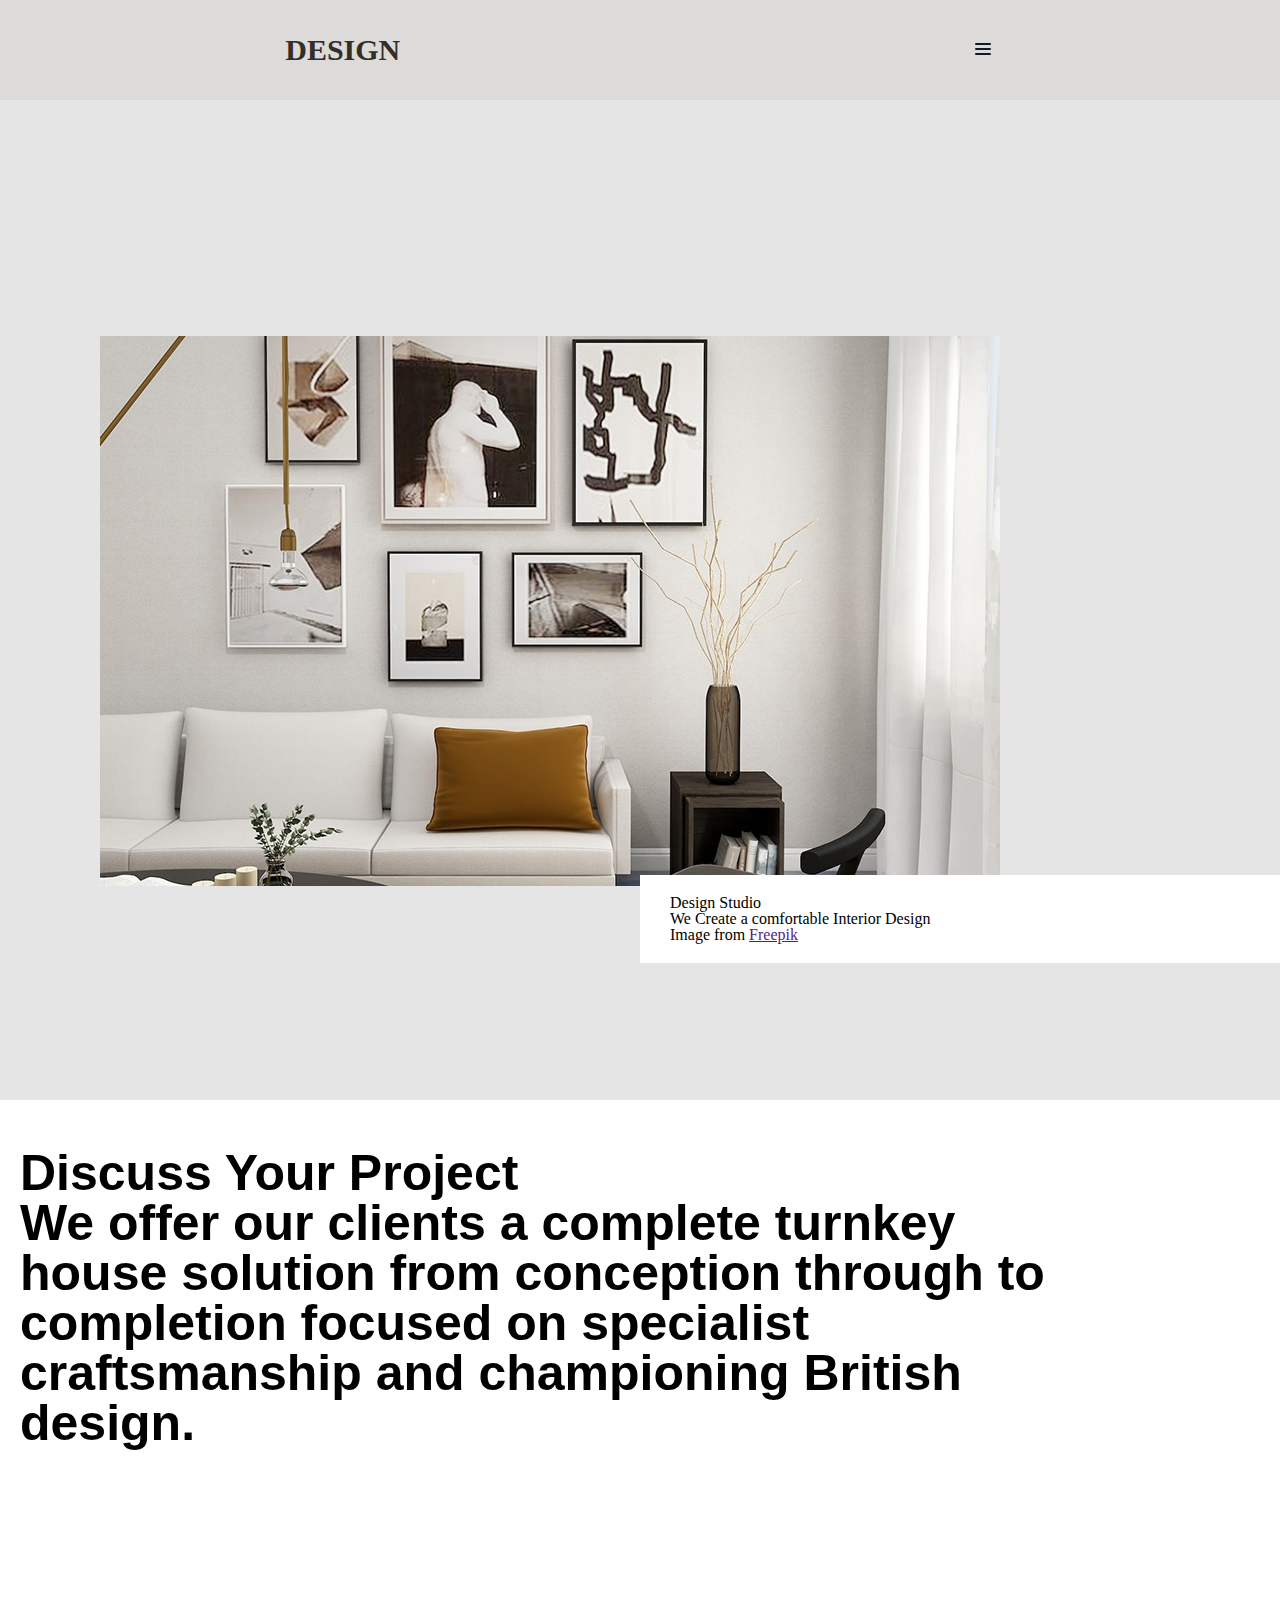
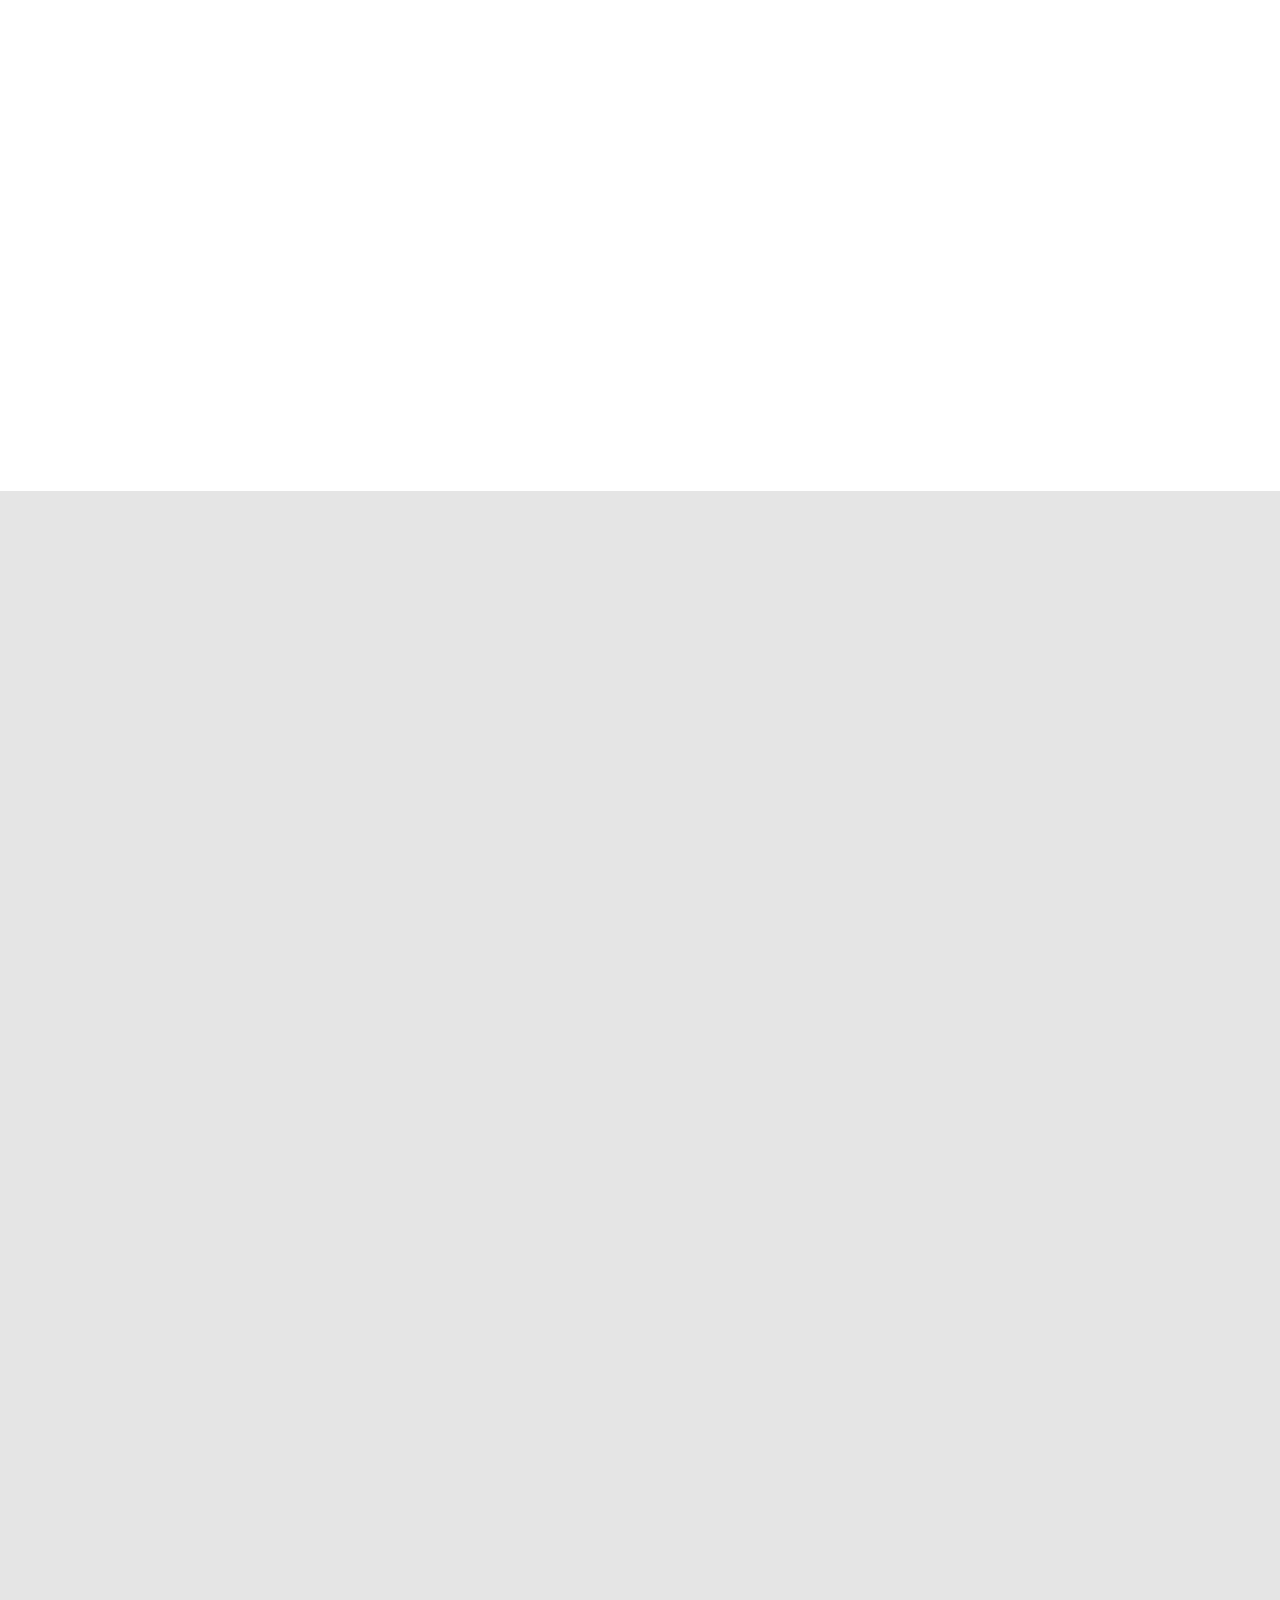
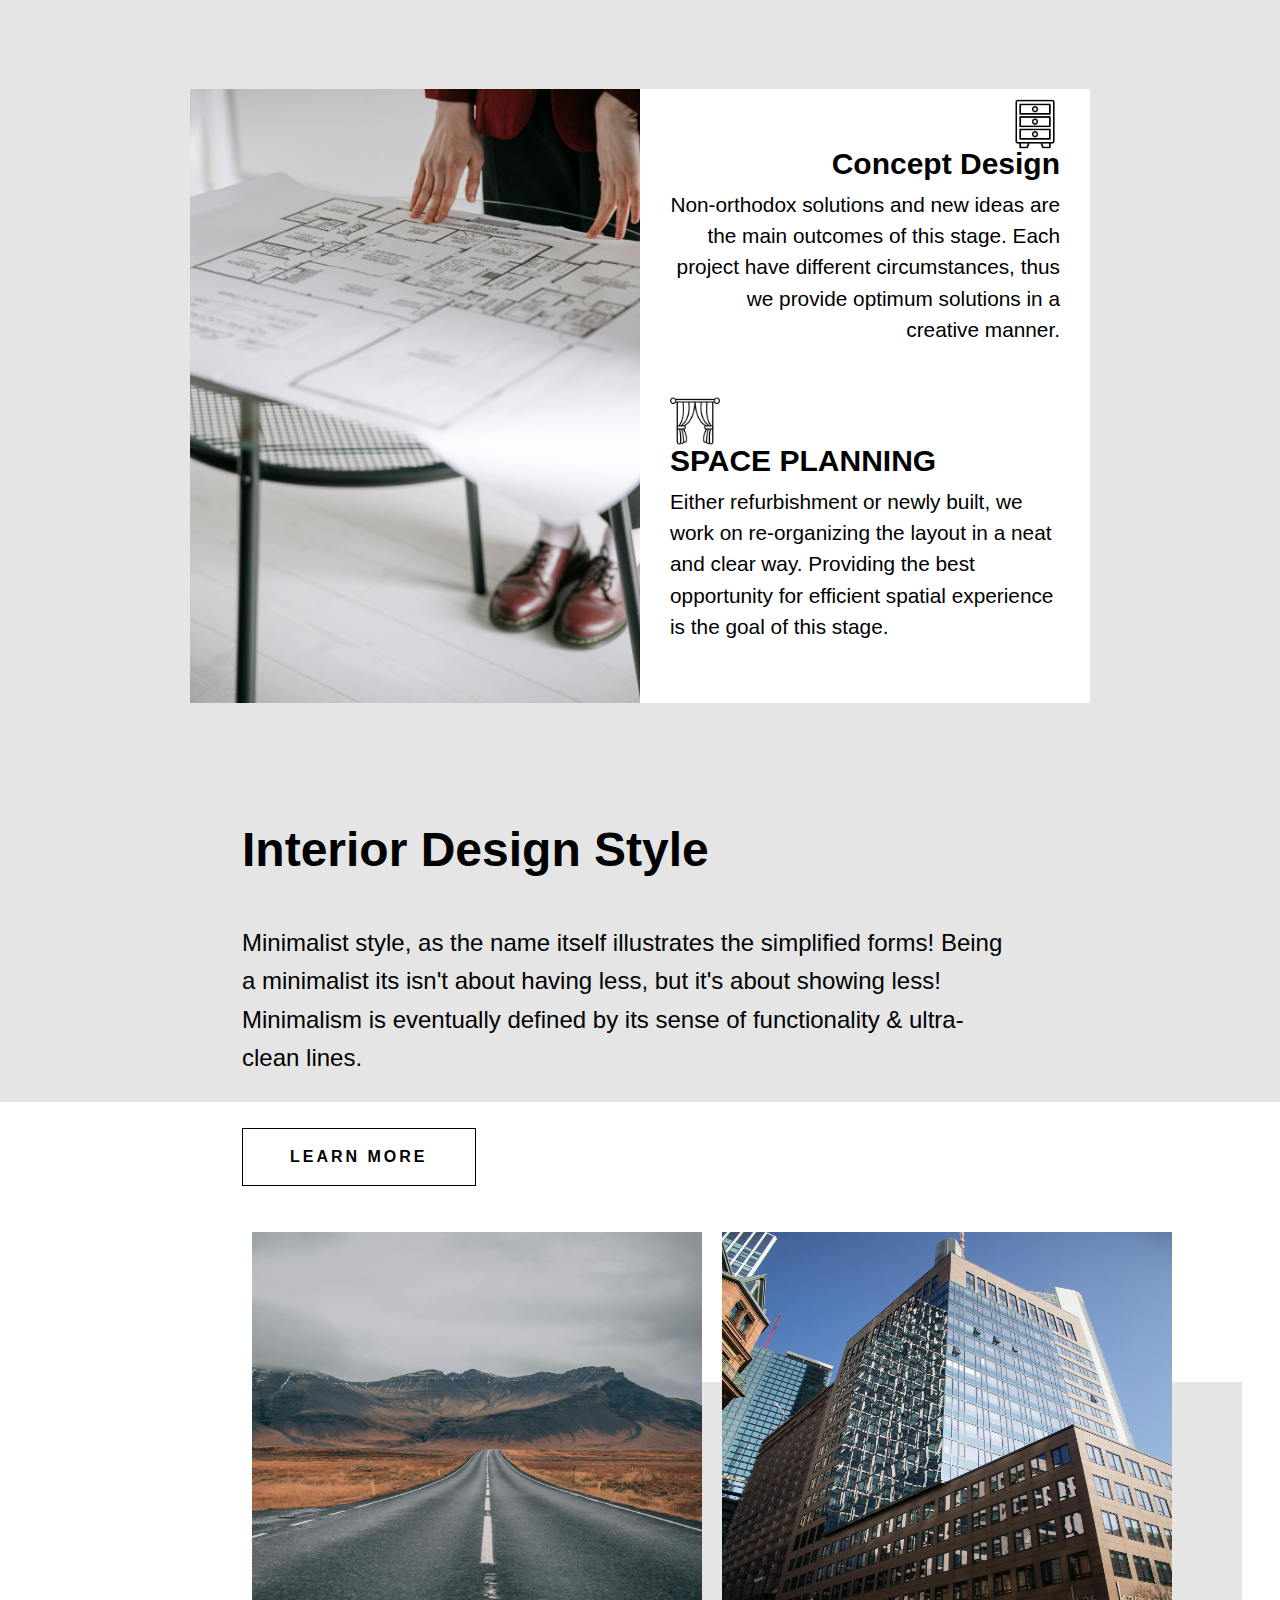
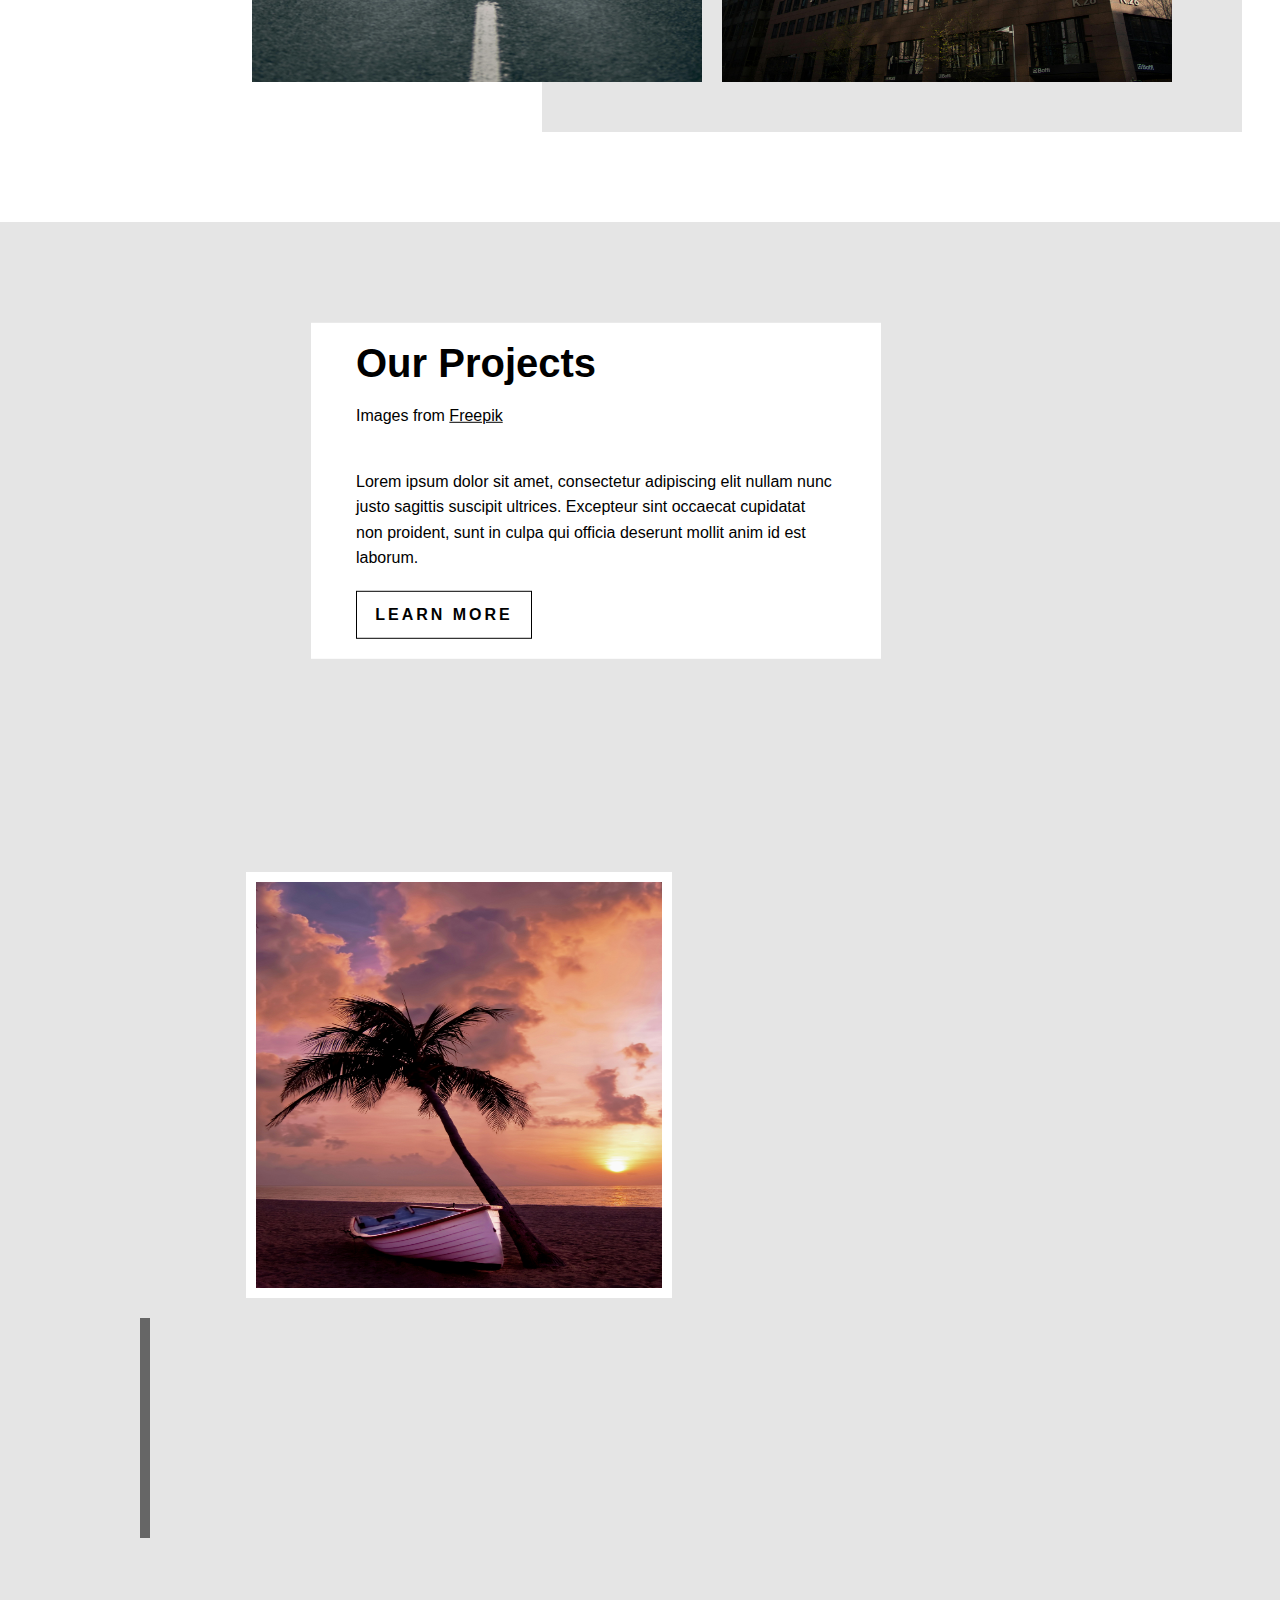
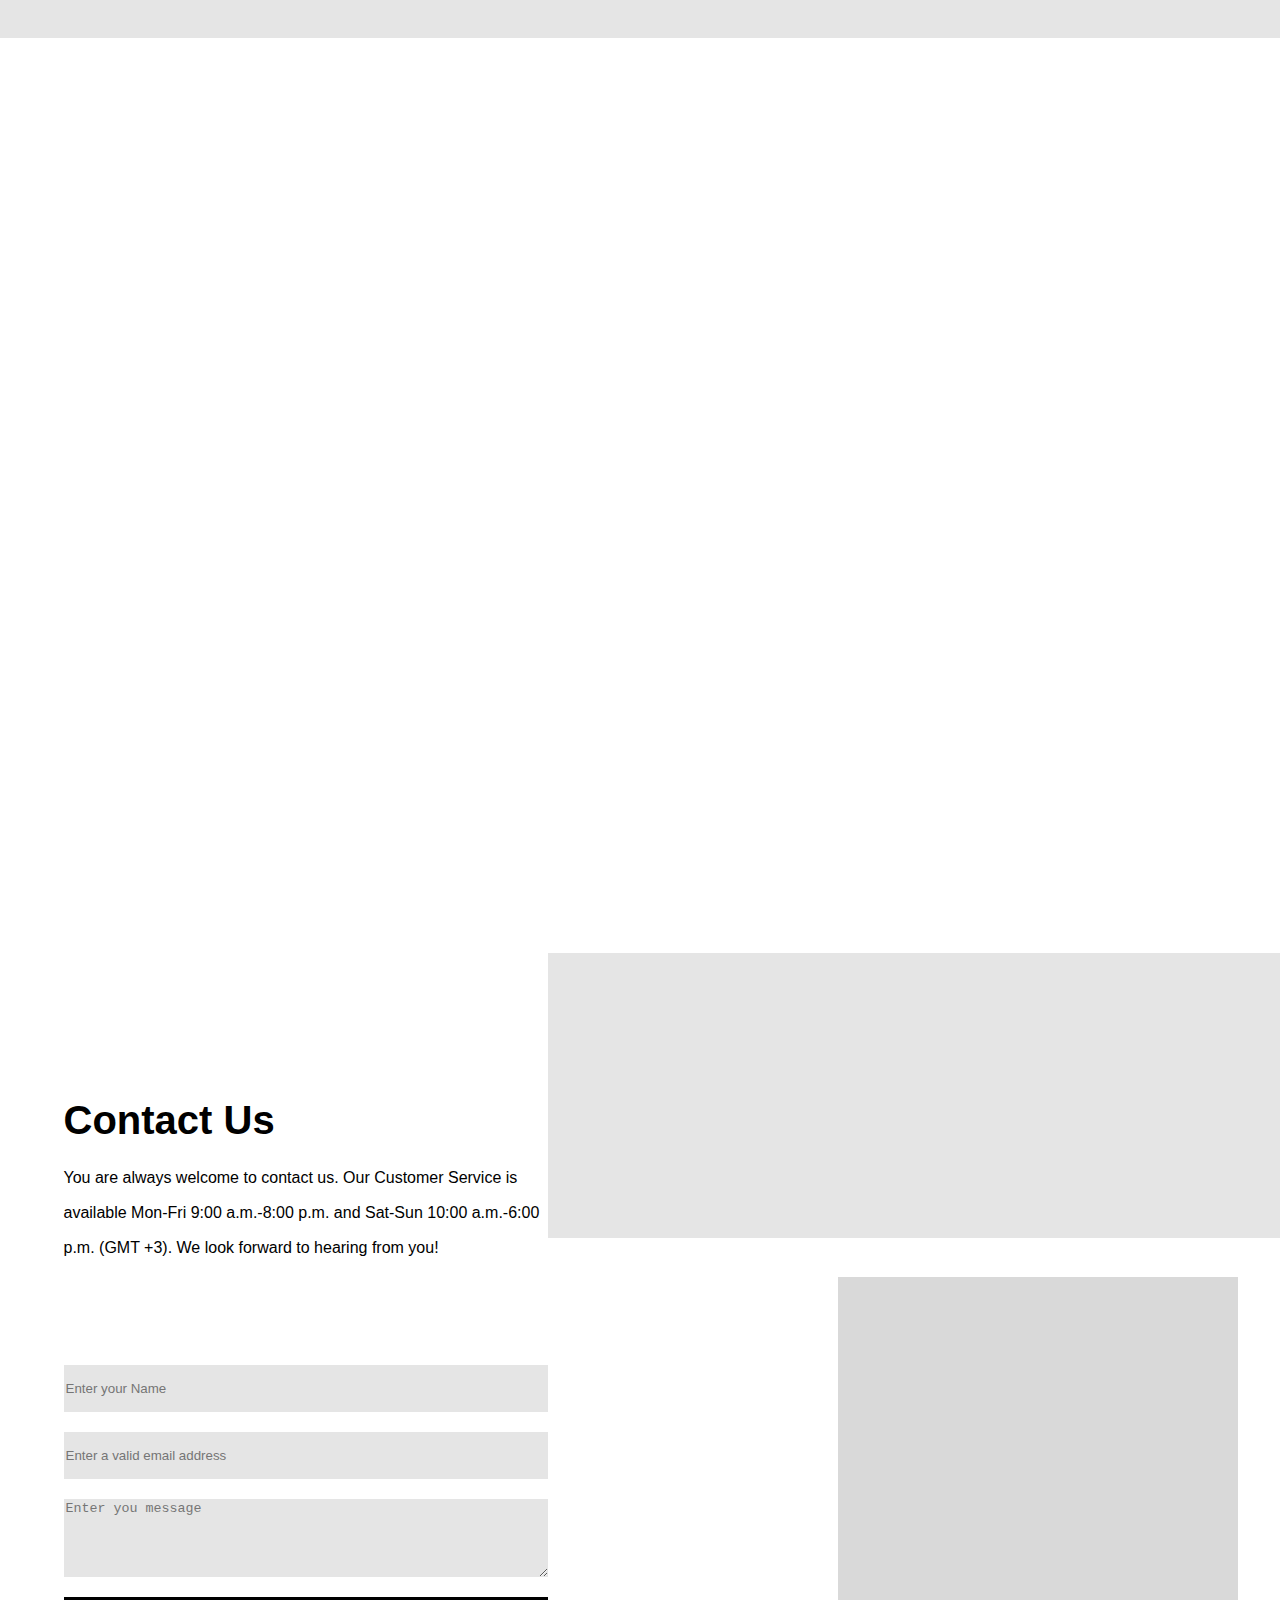
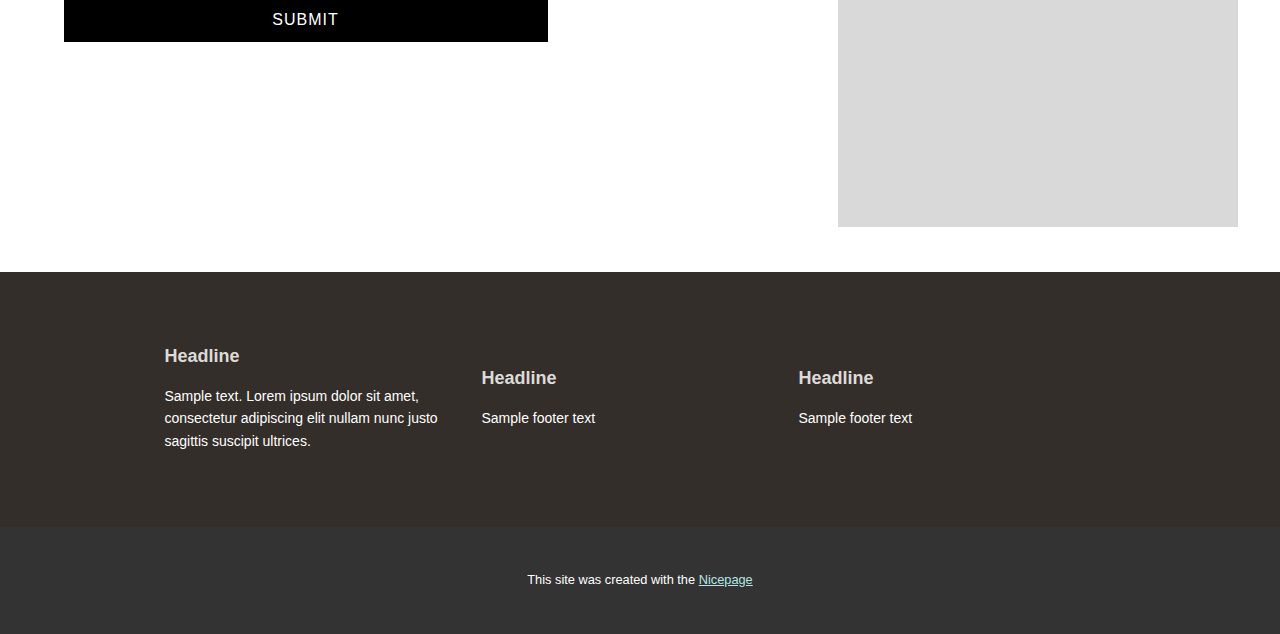
<file: index.html>
<!DOCTYPE html>
<html lang="pt-br">
<head>
    <meta charset="UTF-8">
    <meta name="viewport" content="width=device-width, initial-scale=1.0">
    <title>Design</title>
    <link rel="stylesheet" href="styles.css">
    <link rel="stylesheet" href="reset.css">
</head>
<body>
    <header id="home" data-src="src/header.html"></header>
    <section id="sessao1" data-src="src/sessao1.html"></section>
    <section id="sessao2" data-src="src/sessao2.html"></section>
    <section id="sessao3" data-src="src/sessao3.html"></section>
    <section id="sessao4" data-src="src/sessao4.html"></section>
    <section id="sessao5" data-src="src/sessao5.html"></section>
    <section id="sessao6" data-src="src/sessao6.html"></section>
    <section id="sessao7" data-src="src/sessao7.html"></section>
    <section id="sessao8" data-src="src/sessao8.html"></section>
    <section id="sessao9" data-src="src/sessao9.html"></section>
    <section id="sessao10" data-src="src/sessao10.html"></section>
    <section id="sessao11" data-src="src/sessao11.html"></section>
    <section id="sessao12" data-src="src/footer.html"></section>

    <script>
        document.addEventListener("DOMContentLoaded", function () {
            function animateOnScroll() {
                const elements = document.querySelectorAll(".animateOnScroll");

                elements.forEach(element => {
                    const elementTop = element.getBoundingClientRect().top;
                    const elementBottom = element.getBoundingClientRect().bottom;
                    const windowHeight = window.innerHeight;

                    if (elementTop < windowHeight * 0.8 && elementBottom > 0) {
                        element.classList.add("animate");
                    } else {
                        element.classList.remove("animate");
                    }
                });
            }

            function loadSections() {
                document.querySelectorAll("[data-src]").forEach(elemento => {
                    let arquivo = elemento.getAttribute("data-src");
                    fetch(arquivo)
                        .then(response => response.text())
                        .then(content => {
                            elemento.innerHTML = content;
                            setTimeout(() => animateOnScroll(), 100);
                        })
                        .catch(error => console.error("Erro ao carregar seção:", error));
                });
            }
            loadSections();
            window.addEventListener("scroll", animateOnScroll);
        });

    </script>
    
    <script>
        function Enviar() {
            var nome = document.getElementById("nomeid");
            if (nome.value != "") {
                alert('Obrigado sr(a) ' + nome.value + ' os seus dados foram encaminhados com sucesso');
            }
        }
    </script>
</body>
</html>
</file>
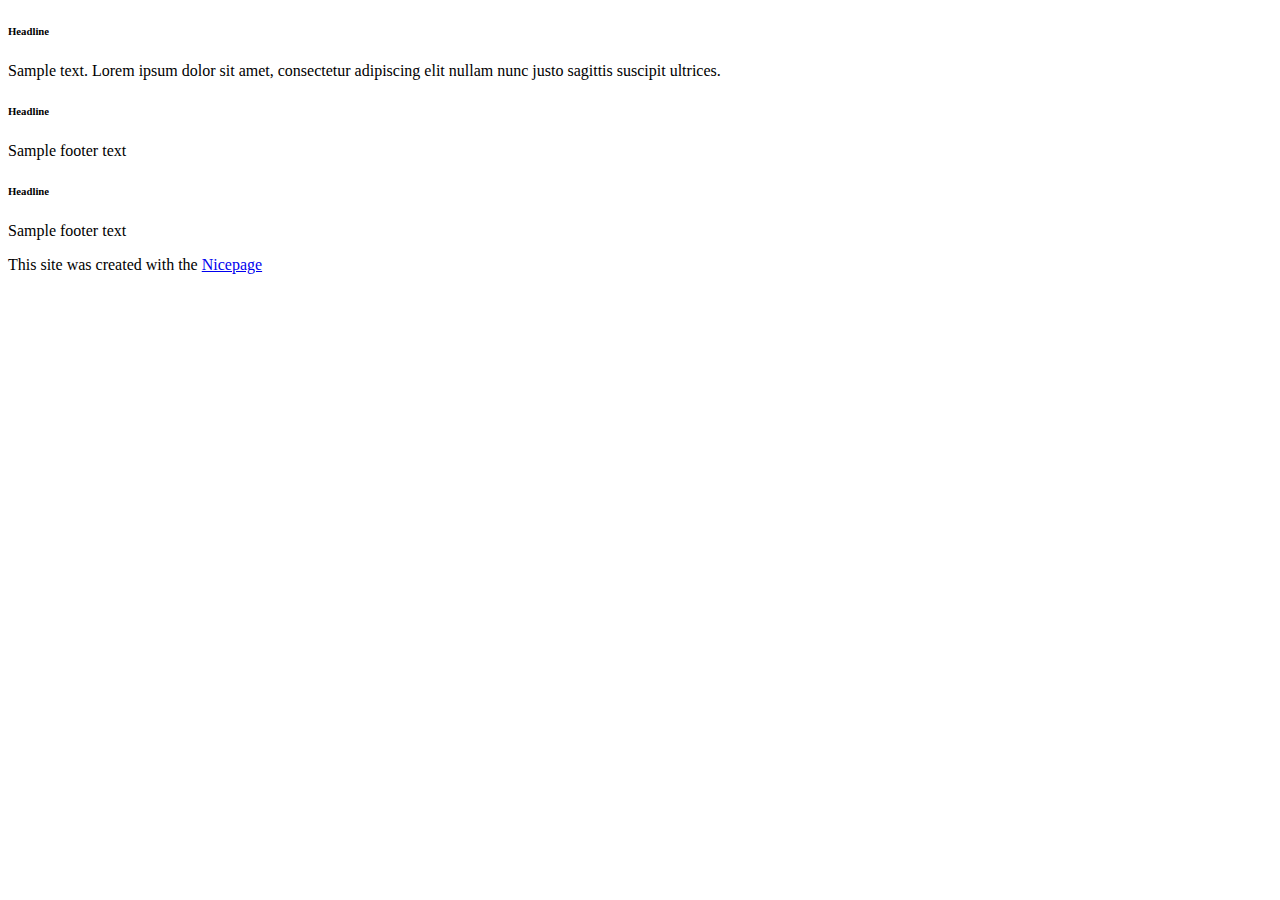
<file: src/footer.html>
<!DOCTYPE html>
<html lang="pt-br">
<head>
    <meta charset="UTF-8">
    <meta name="viewport" content="width=device-width, initial-scale=1.0">
    <title>Design</title>
</head>
<body>
    <footer id="footer" class="rodape">
        <div class="footer__container">
            <div class="footer__primeiraLinha">
                <div class="footer__colunas">
                    <div class="footer__primeiraColuna">
                        <h6 class="footer__Titulo">Headline</h6>
                        <p class="footer__Subtitulo">Sample text. Lorem ipsum dolor sit amet, consectetur adipiscing elit nullam nunc justo sagittis suscipit ultrices.</p>
                    </div>

                    <div class="footer__segundaColuna">
                        <h6 class="footer__Titulo">Headline</h6>
                        <p class="footer__Subtitulo">Sample footer text</p>
                    </div>

                    <div class="footer__terceiraColuna">
                        <h6 class="footer__Titulo">Headline</h6>
                        <p class="footer__Subtitulo">Sample footer text</p>
                    </div>
                </div>
            </div>

            <div class="footer__segundaLinha">
                <p class="footer__segundoSubtitulo">This site was created with the <a href="https://nicepage.com" target="_blank">Nicepage</a></p>
            </div>
        </div>
    </footer>
</body>
</html>
</file>
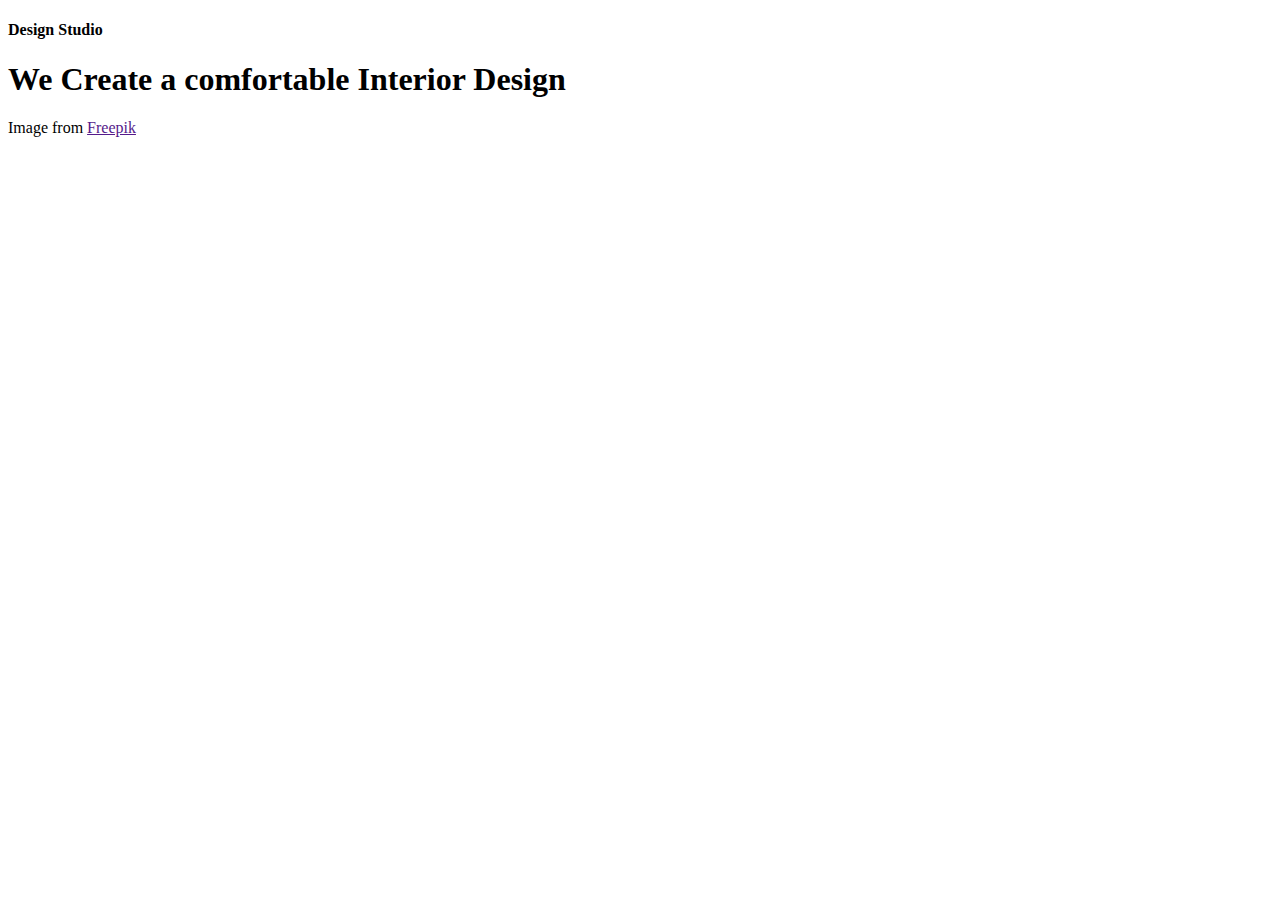
<file: src/sessao1.html>
<!DOCTYPE html>
<html lang="en">

<head>
    <meta charset="UTF-8">
    <meta name="viewport" content="width=device-width, initial-scale=1.0">
    <title>Design</title>
</head>

<body>
    <section id="sessao1" class="primeiraSessao">
        <div class="conteudo__primeiraSessao">
            <div class="conteudo__primeiraSessaoImagem"></div>
            <div class="conteudo__primeiraSessaoTitulo">
                <h4>Design Studio</h4>
                <h1>We Create a comfortable Interior Design</h1>
                <p>Image from <a href="">Freepik</a></p>
            </div>
        </div>
    </section>
</body>

</html>
</file>
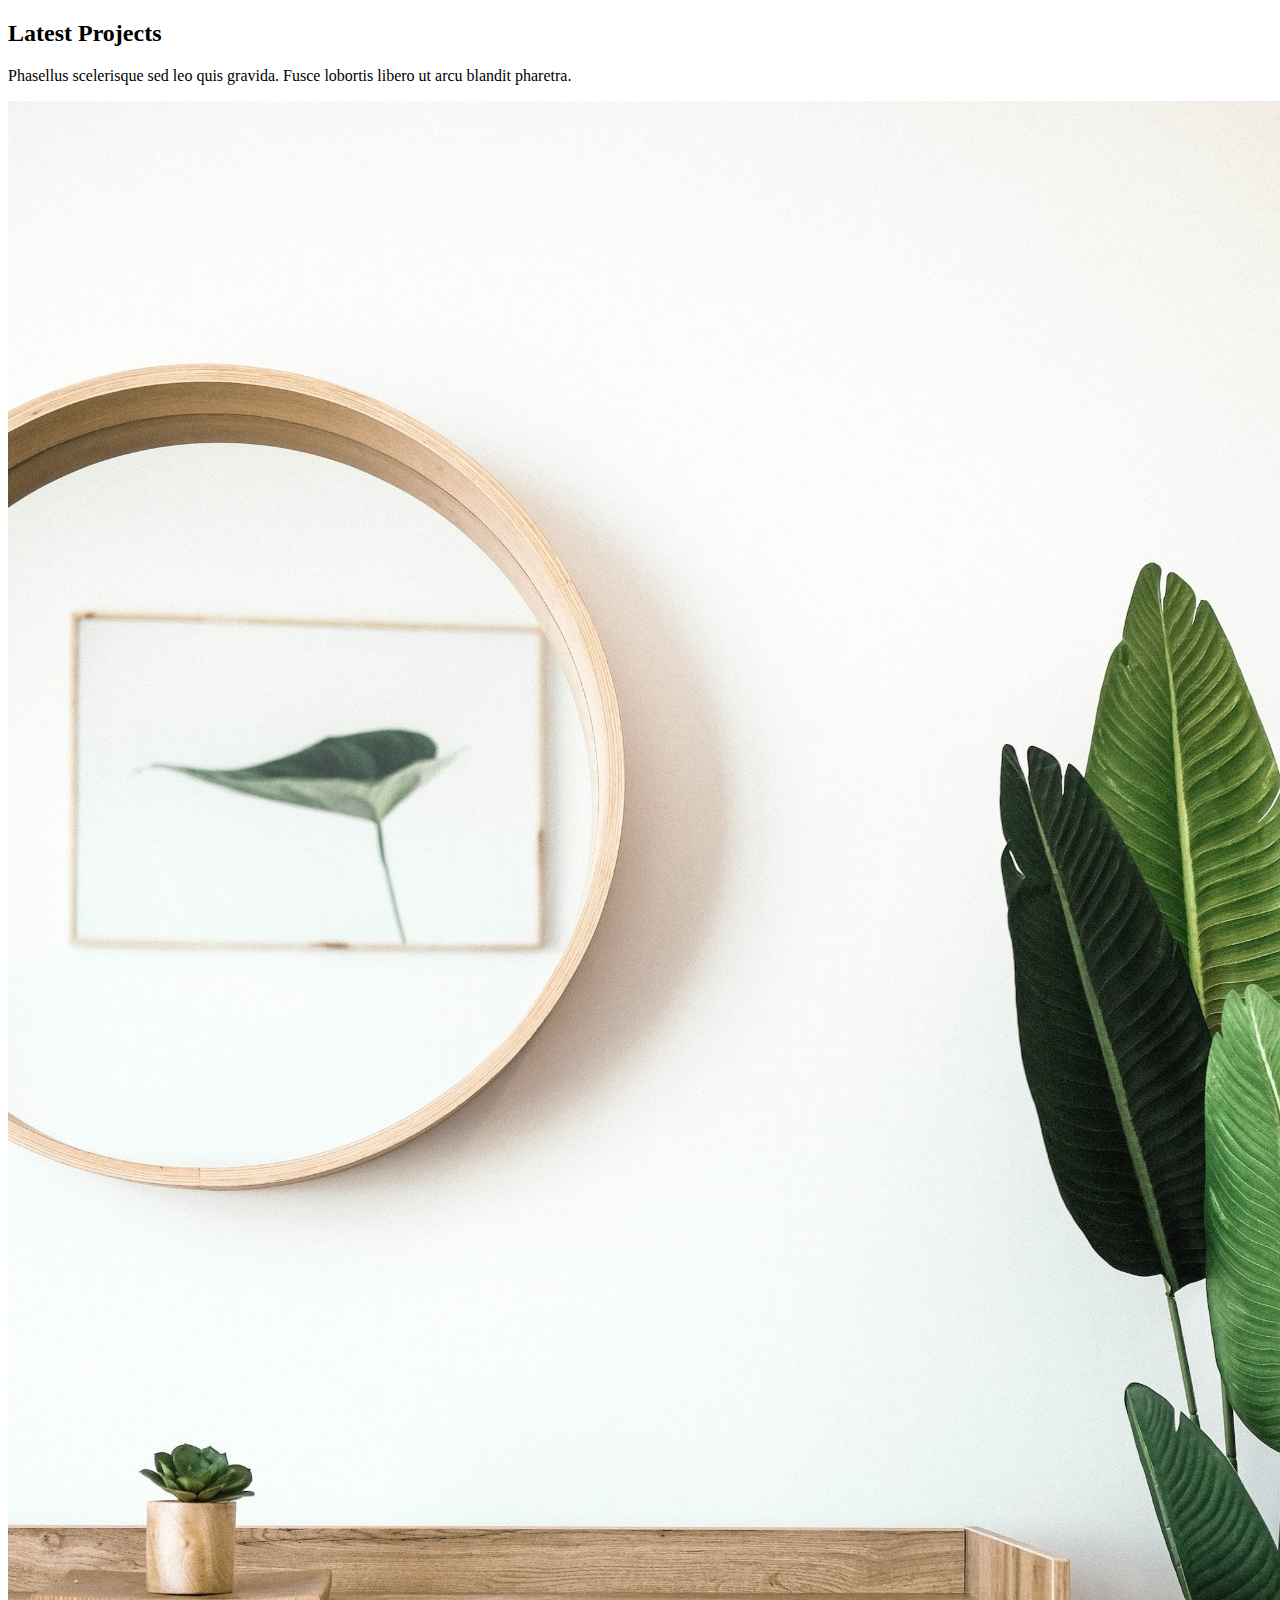
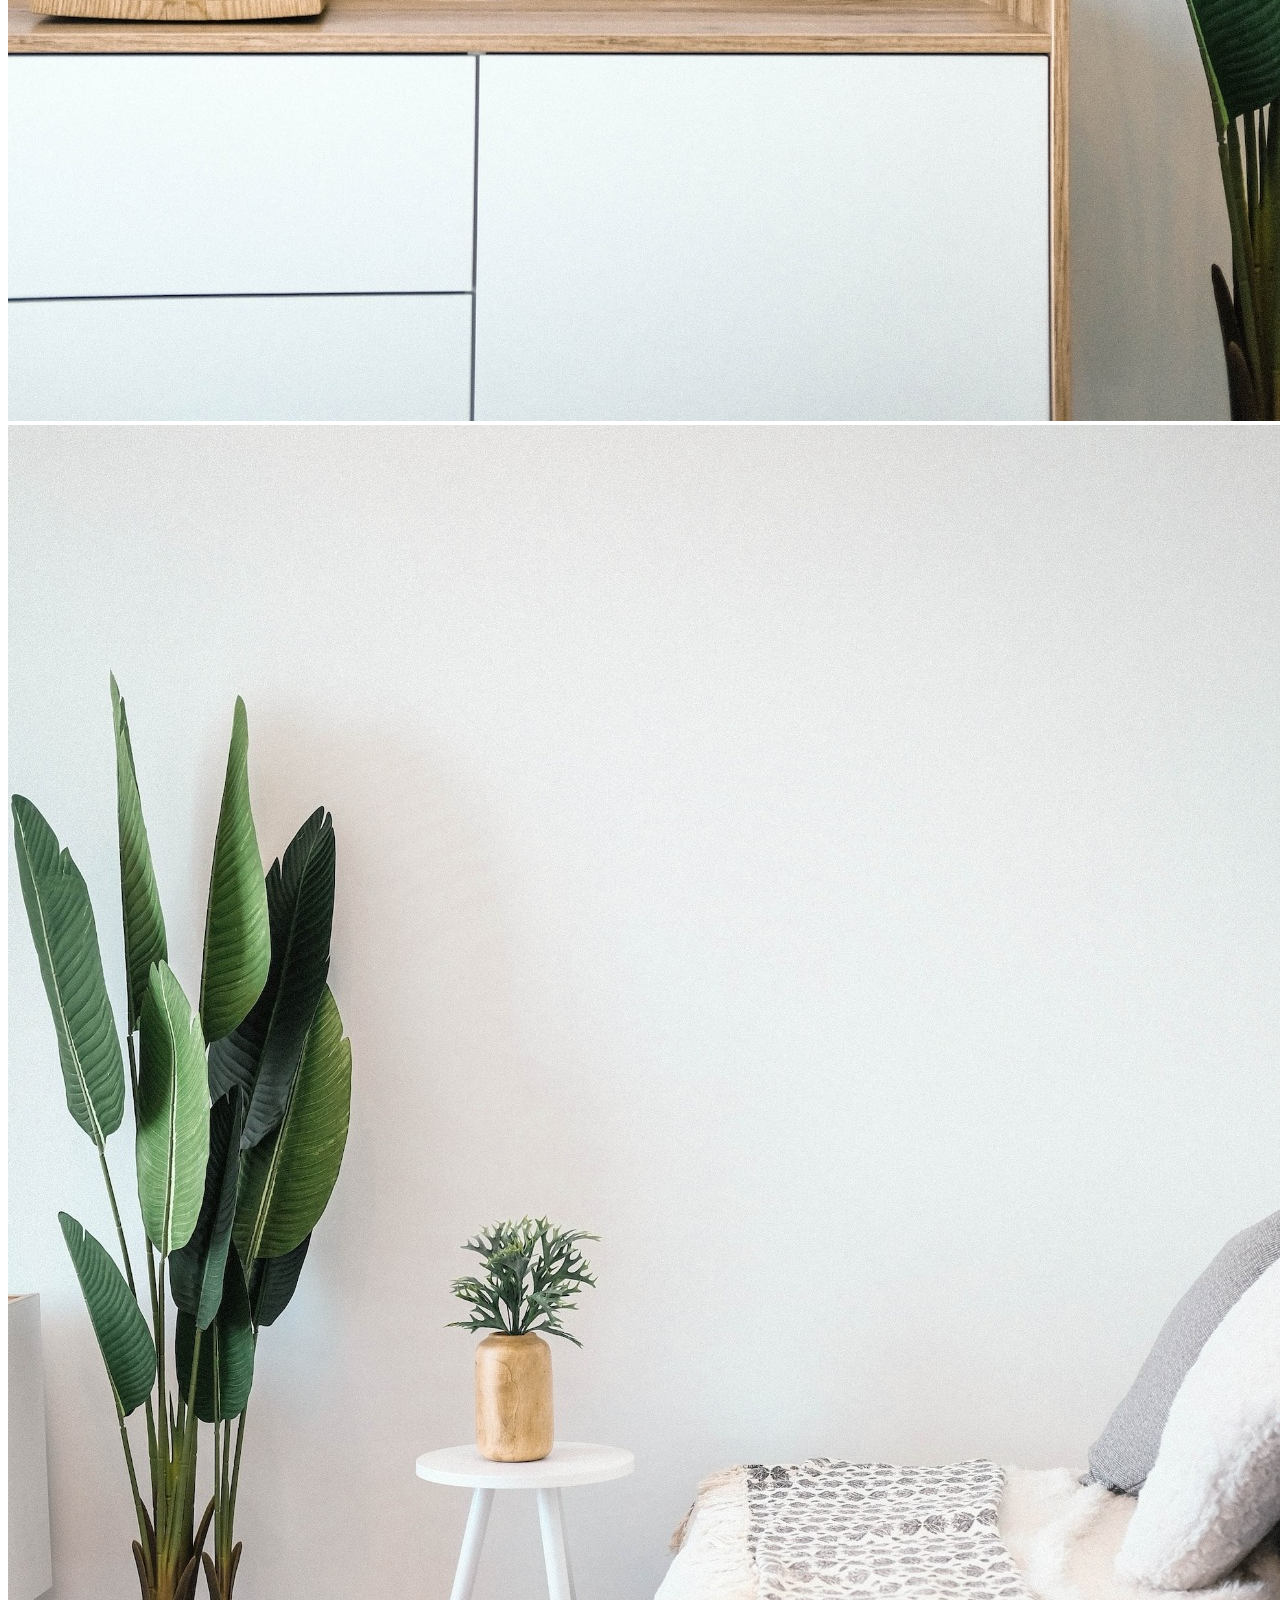
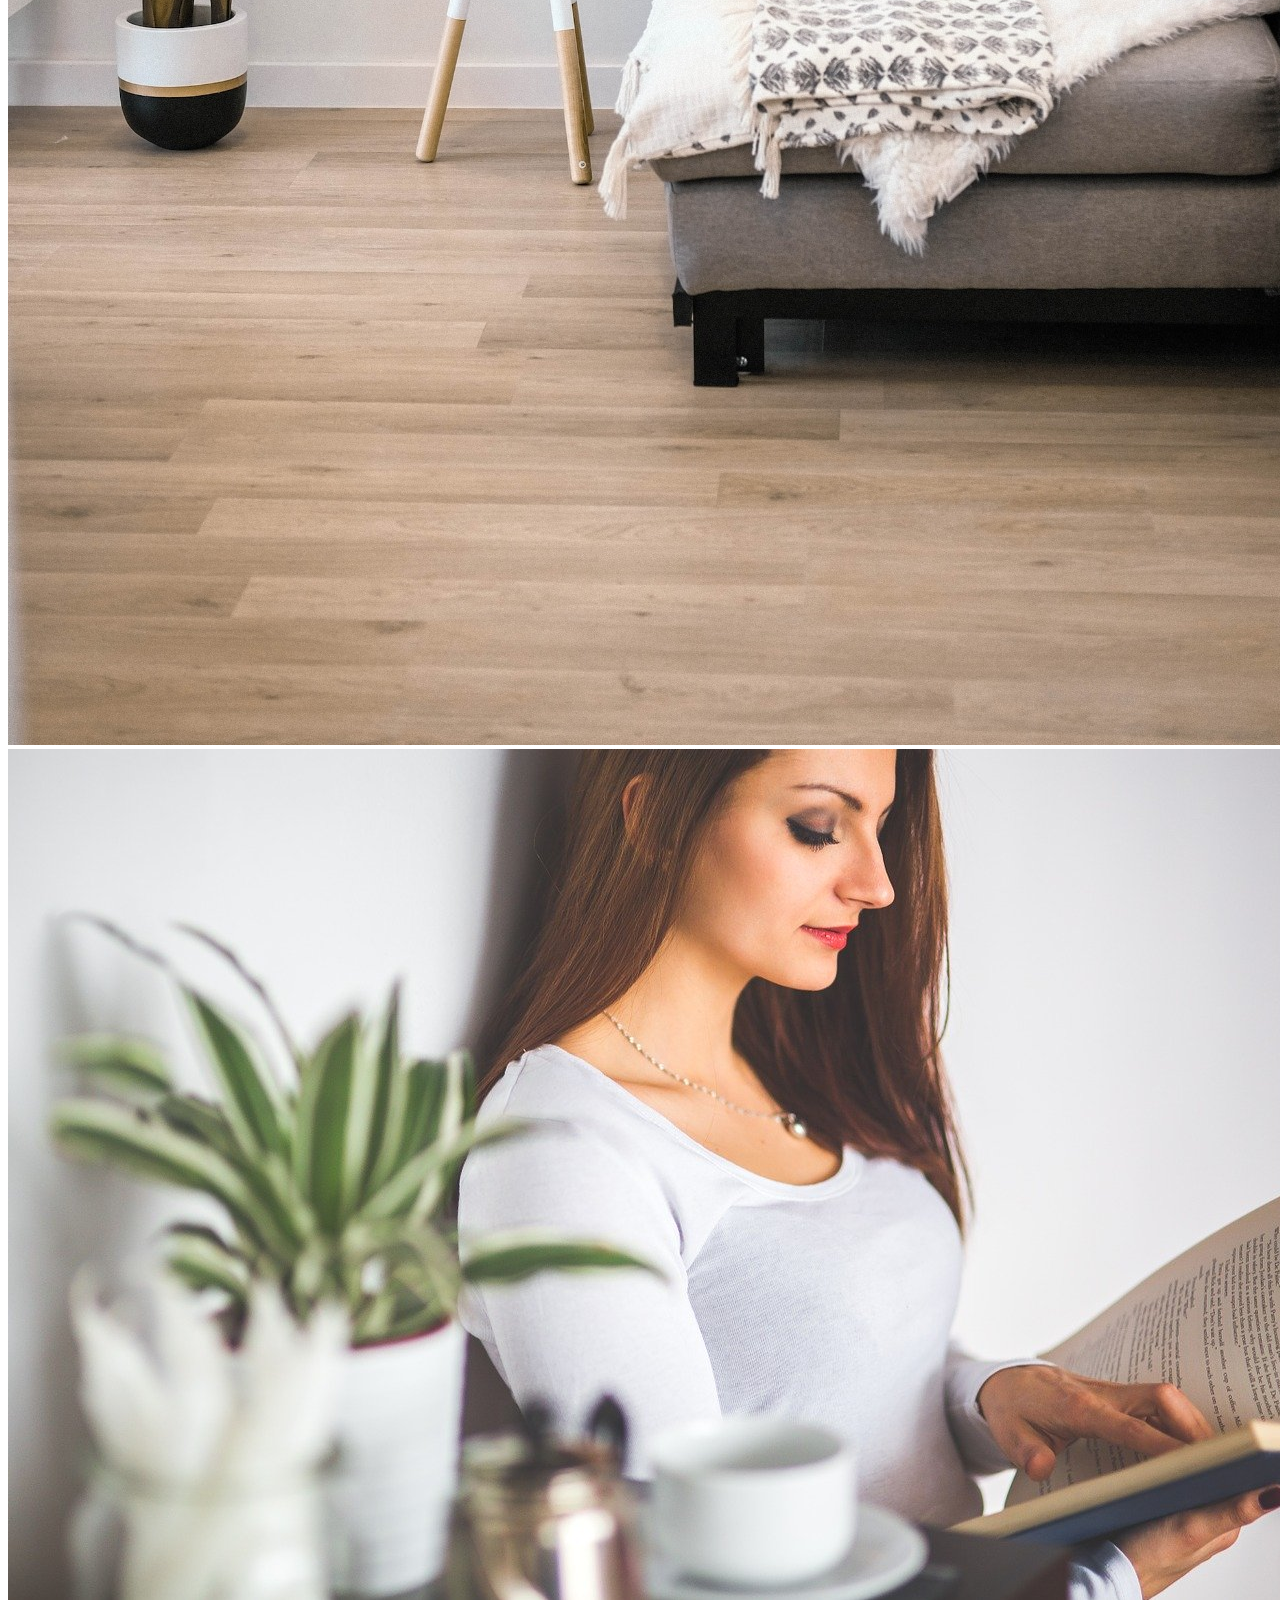
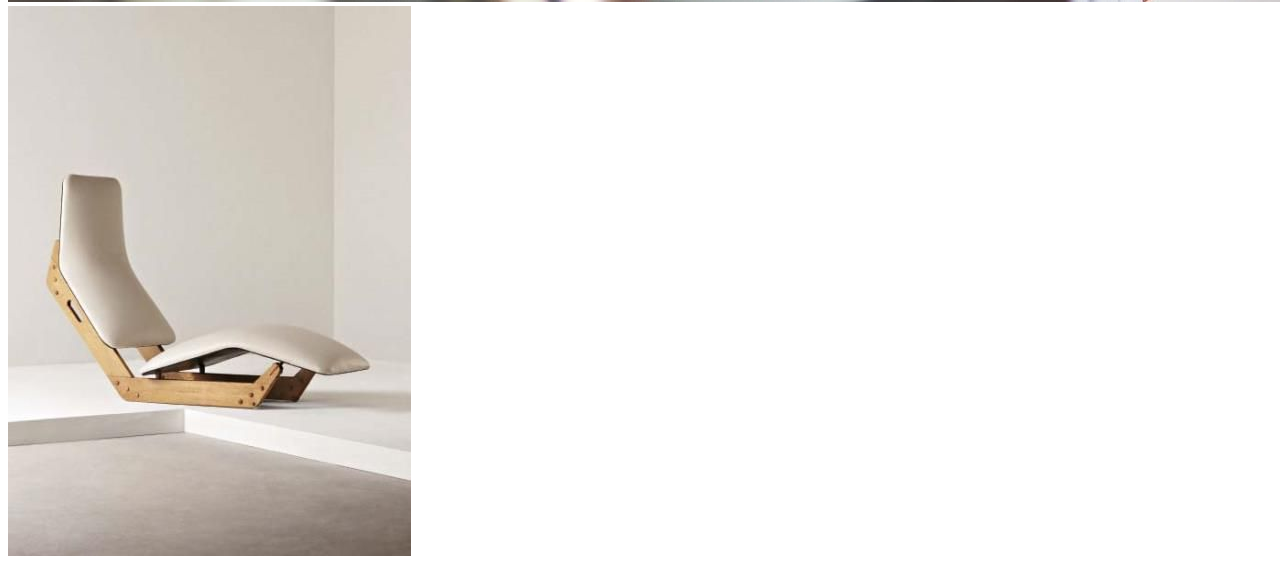
<file: src/sessao10.html>
<!DOCTYPE html>
<html lang="pt-br">
<head>
    <meta charset="UTF-8">
    <meta name="viewport" content="width=device-width, initial-scale=1.0">
    <title>Design</title>
</head>
<body>
    <section id="sessao10" class="decimaSessao">
        <div class="decimaSessao__conteudo">
            <div class="decimaSessao__Container">
                <div class="decimaSessao__ConteudoTitulo">
                    <h2 class="decimaSessao__Titulo">Latest Projects</h2>
                    <p class="decimaSessao__Subtitulo">Phasellus scelerisque sed leo quis gravida. Fusce lobortis libero ut arcu blandit pharetra.</p>
                </div>

                <div class="decimaSessao__alinhamentoImagens">
                    <div class="decimaSessao__PrimeiraColuna">
                        <div class="decimaSessao__primeiraImagem">
                            <img src="../assets/sessao8/pia.jpg" alt="">
                        </div>
                        <div class="decimaSessao__segundaImagem">
                            <img src="../assets/sessao8/sala.jpg" alt="">
                        </div>
                    </div>
    
                    <div class="decimaSessao__SegundaColuna">
                        <div class="decimaSessao__terceiraImagem">
                            <img src="../assets/sessao8/mulher.jpg" alt="">
                        </div>
                        <div class="decimaSessao__quartaImagem">
                            <img src="../assets/sessao8/cadeira.jpg" alt="">
                        </div>
                    </div>
                </div>
            </div>
        </div>
    </section>
</body>
</html>
</file>
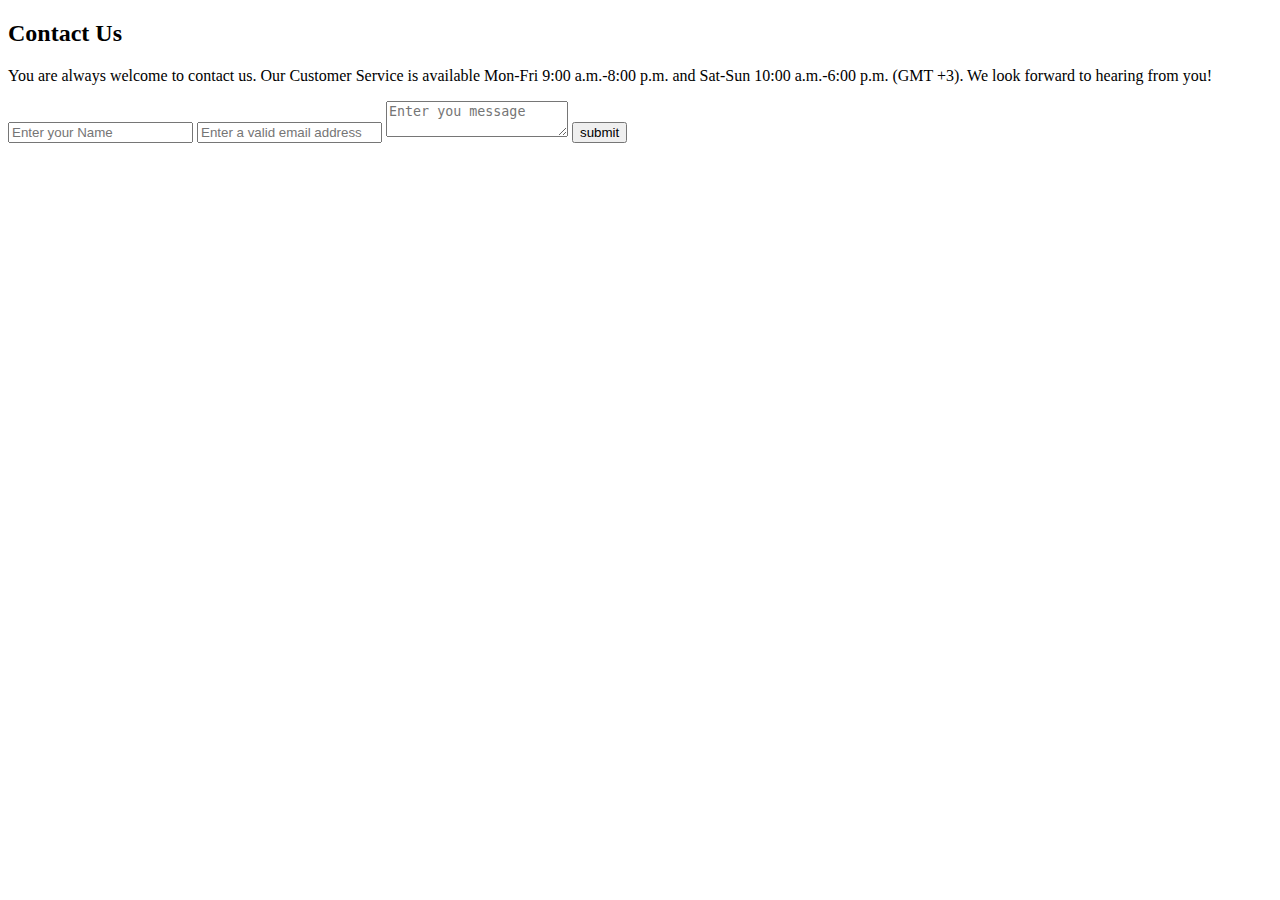
<file: src/sessao11.html>
<!DOCTYPE html>
<html lang="pt-br">

<head>
    <meta charset="UTF-8">
    <meta name="viewport" content="width=device-width, initial-scale=1.0">
    <title>Design</title>
</head>

<body>
    <section id="sessao11" class="decimaPrimeiraSessao">
        <div class="decimaPrimeiraSessao__conteudo">
            <div class="decimaPrimeiraSessao__Container">
                <div class="decimaPrimeiraSessao__primeiraColuna">
                    <div class="decimaPrimeiraSessao__primeiraColunaTitulo">
                        <div class="decimaPrimeiraSessao__ConteudoTitulo">
                            <h2 class="decimaPrimeiraSessao__Titulo">Contact Us</h2>
                            <p class="decimaPrimeiraSessao__Subtitulo">You are always welcome to contact us. Our
                                Customer
                                Service is available Mon-Fri 9:00 a.m.-8:00 p.m. and Sat-Sun 10:00 a.m.-6:00 p.m. (GMT
                                +3).
                                We look forward to hearing from you!</p>
                        </div>


                        <div class="formulario">
                            <form>
                                <input type="text" id="nomeid" placeholder="Enter your Name" required="required"
                                    name="nome" />
                                <input type="email" id="emailid" placeholder="Enter a valid email address"
                                    name="email" />
                                <textarea placeholder="Enter you message"></textarea>
                                <input type="submit" class="enviar" onclick="Enviar();" value="submit" />
                            </form>
                        </div>
                    </div>
                </div>

                <div class="decimaPrimeiraSessao__segundaColuna">
                    <div class="decimaPrimeiraSessao__topo">
                        <div class="decimaPrimeiraSessao__primeiroQuadrado"></div>
                    </div>

                    <div class="mapBox">
                        <iframe
                            src="https://www.google.com/maps/embed?pb=!1m14!1m8!1m3!1d96763.32862091796!2d-74.009576!3d40.72123!3m2!1i1024!2i768!4f13.1!3m3!1m2!1s0x89c2588f046ee661%3A0xa0b3281fcecc08c!2sManhattan%2C%20Nova%20Iorque%2C%20NY!5e0!3m2!1spt-BR!2sus!4v1737926966088!5m2!1spt-BR!2sus"
                            width="600" height="450" style="border:0;" allowfullscreen="" loading="lazy"
                            referrerpolicy="no-referrer-when-downgrade">
                        </iframe>
                    </div>

                    <div class="decimaPrimeiraSessao__lateralDireita">
                        <div class="decimaPrimeiraSessao__segundoQuadrado"></div>
                    </div>
                </div>
            </div>
        </div>
    </section>
</body>

</html>
</file>
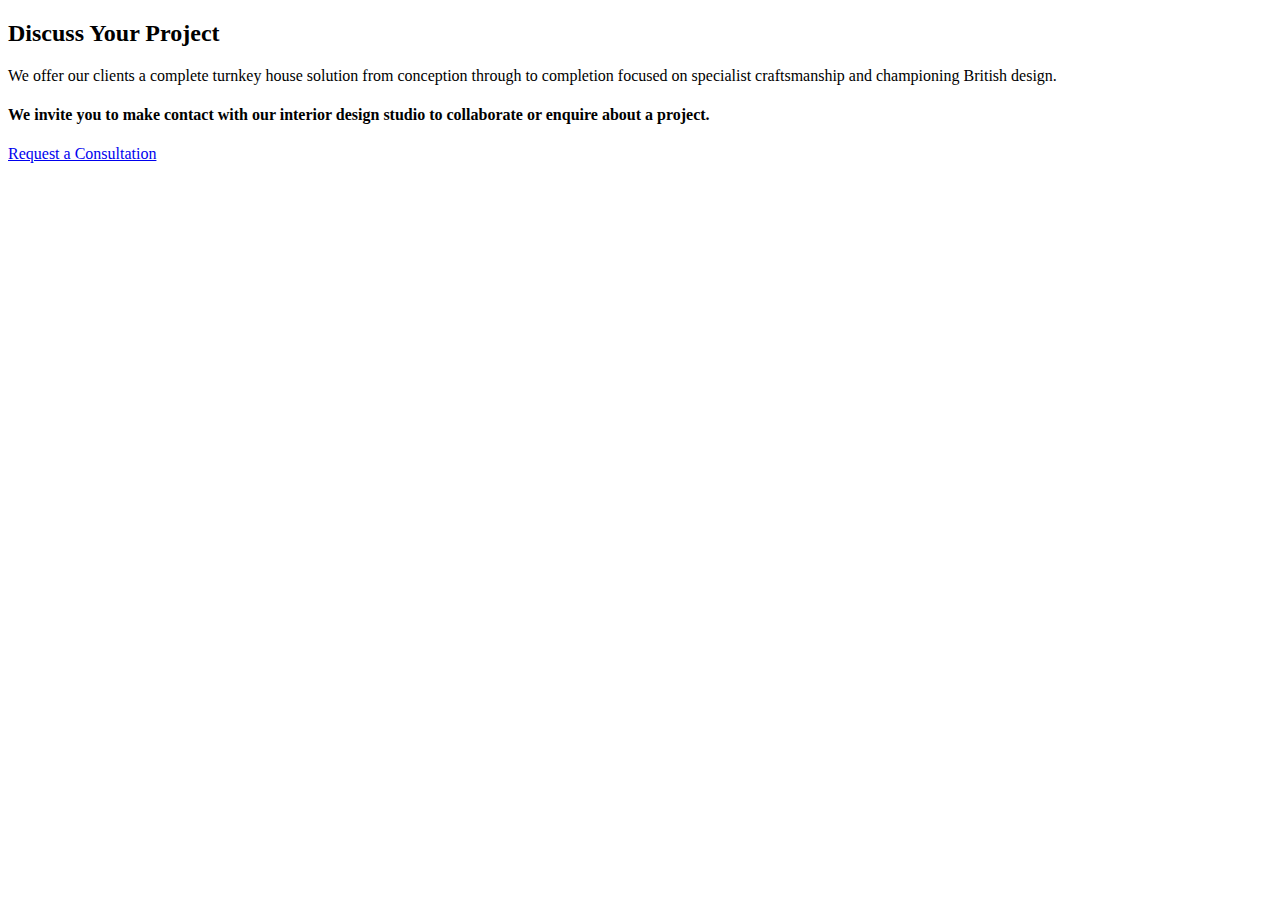
<file: src/sessao2.html>
<!DOCTYPE html>
<html lang="en">

<head>
    <meta charset="UTF-8">
    <meta name="viewport" content="width=device-width, initial-scale=1.0">
    <title>Design</title>
</head>

<body>
    <section id="sessao2" class="segundaSessao">
        <div class="segundaSessao__conteudo">
            <div class="segundaSessao__Titulo">
                <h2>Discuss Your Project</h2>
                <p>We offer our clients a complete turnkey house solution from conception through to completion focused
                    on specialist craftsmanship and championing British design.</p>
            </div>
            <div class="segundaSessao__link">
                <h4>We invite you to make contact with our interior design studio to collaborate or enquire about a project.</h4>
                <a href="#">Request a Consultation</a>
            </div>
        </div>
    </section>
</body>

</html>
</file>
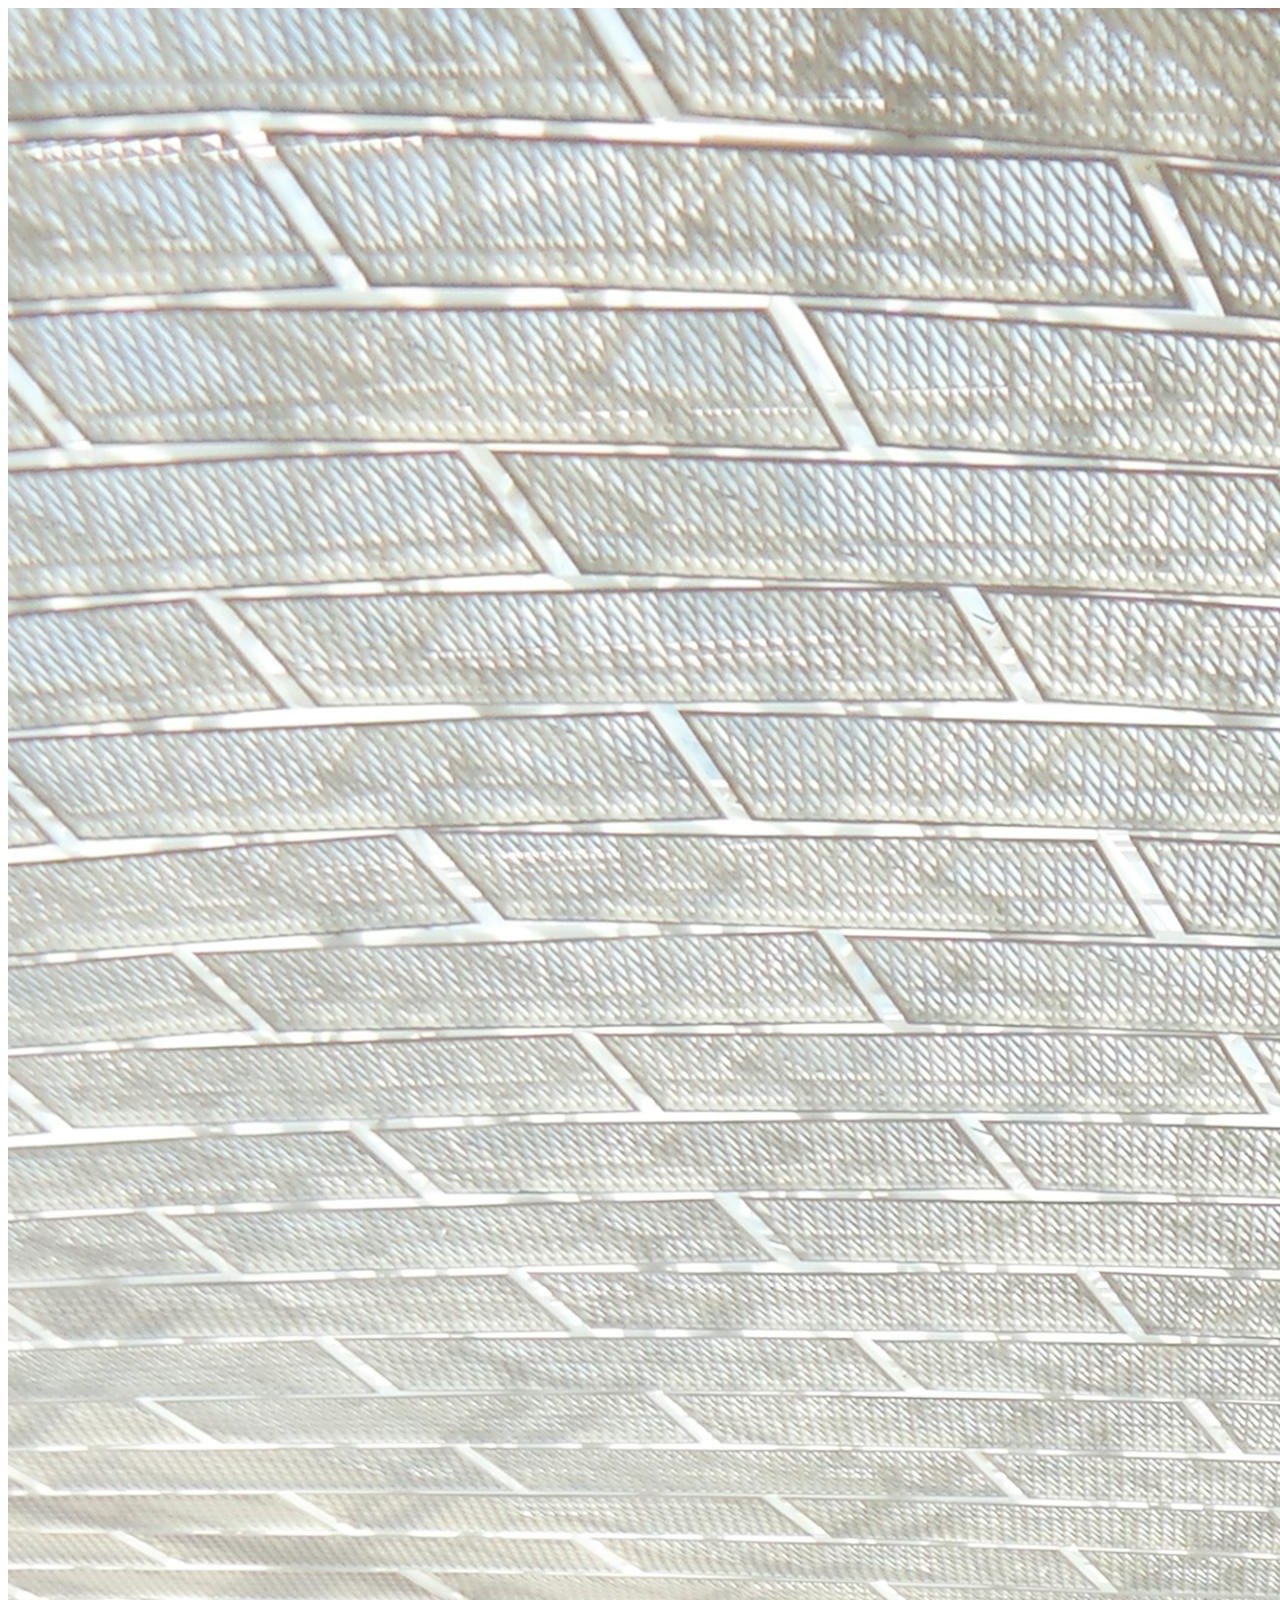
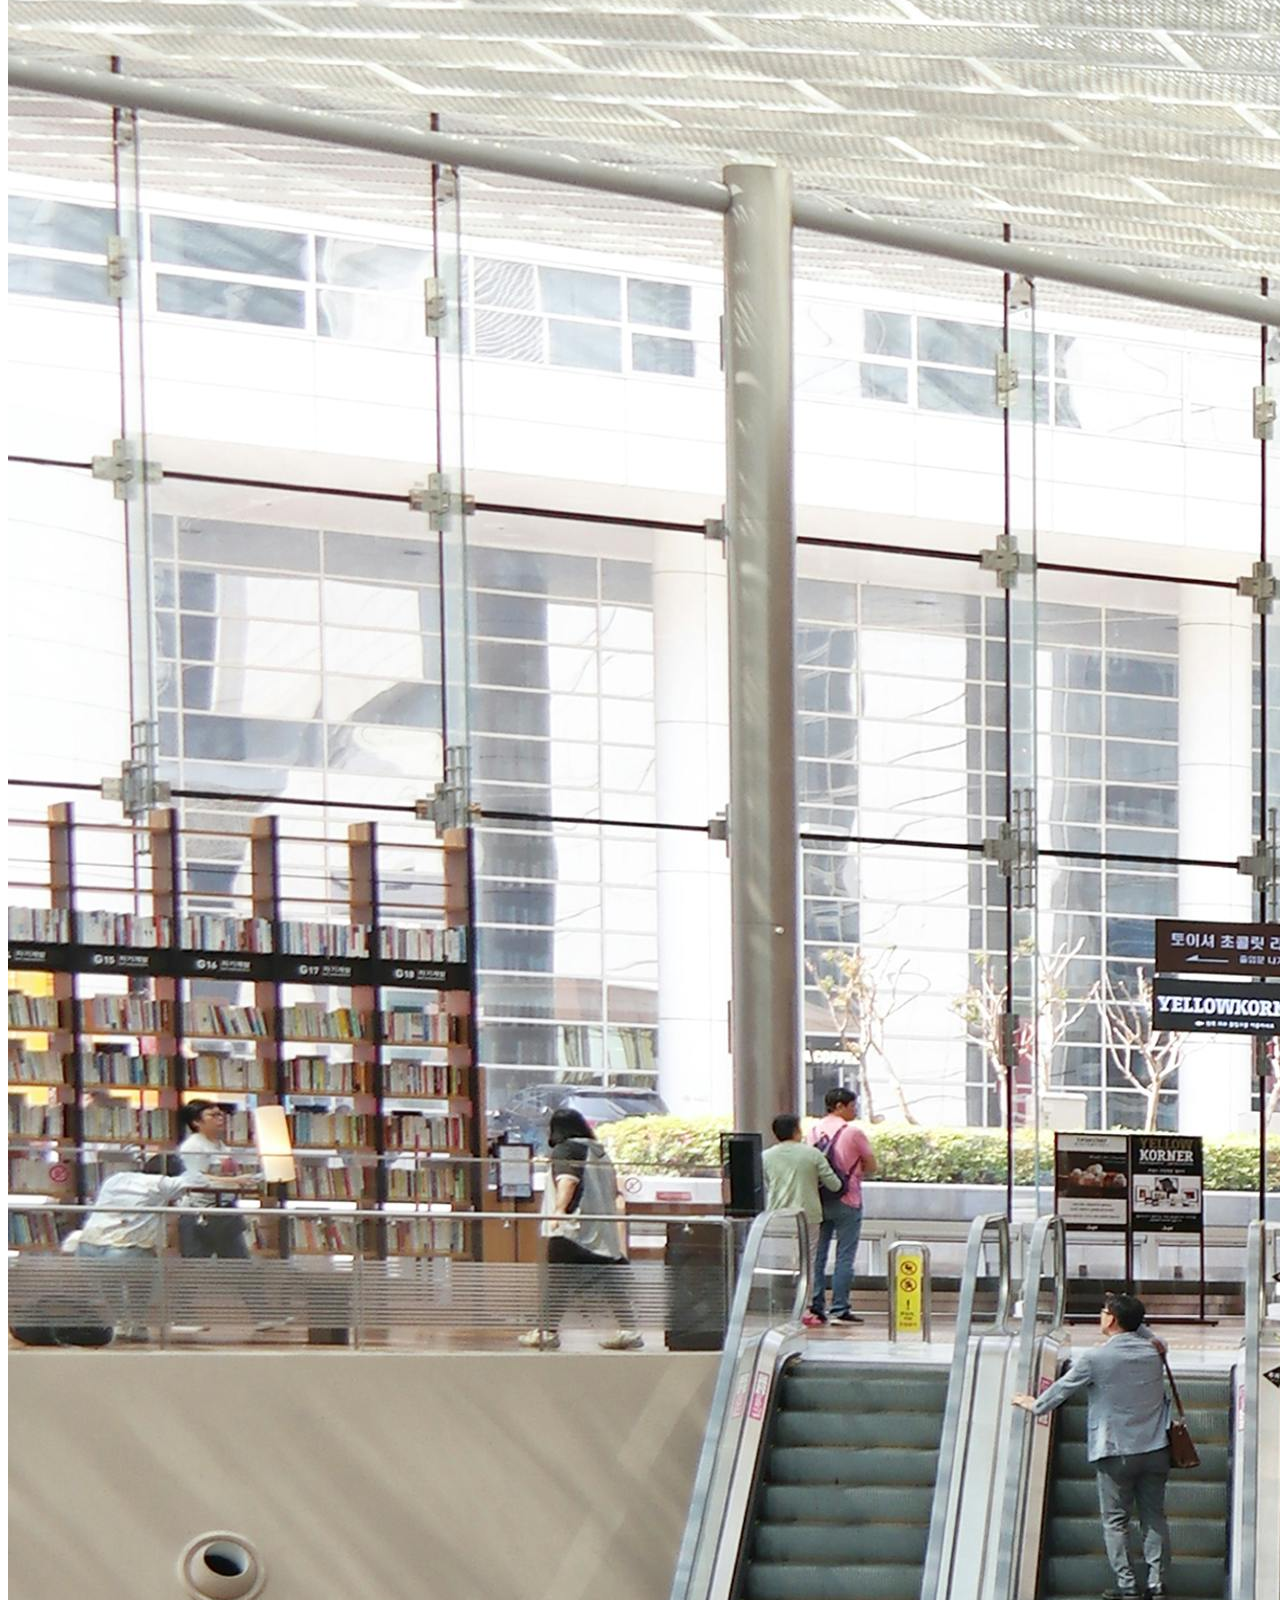
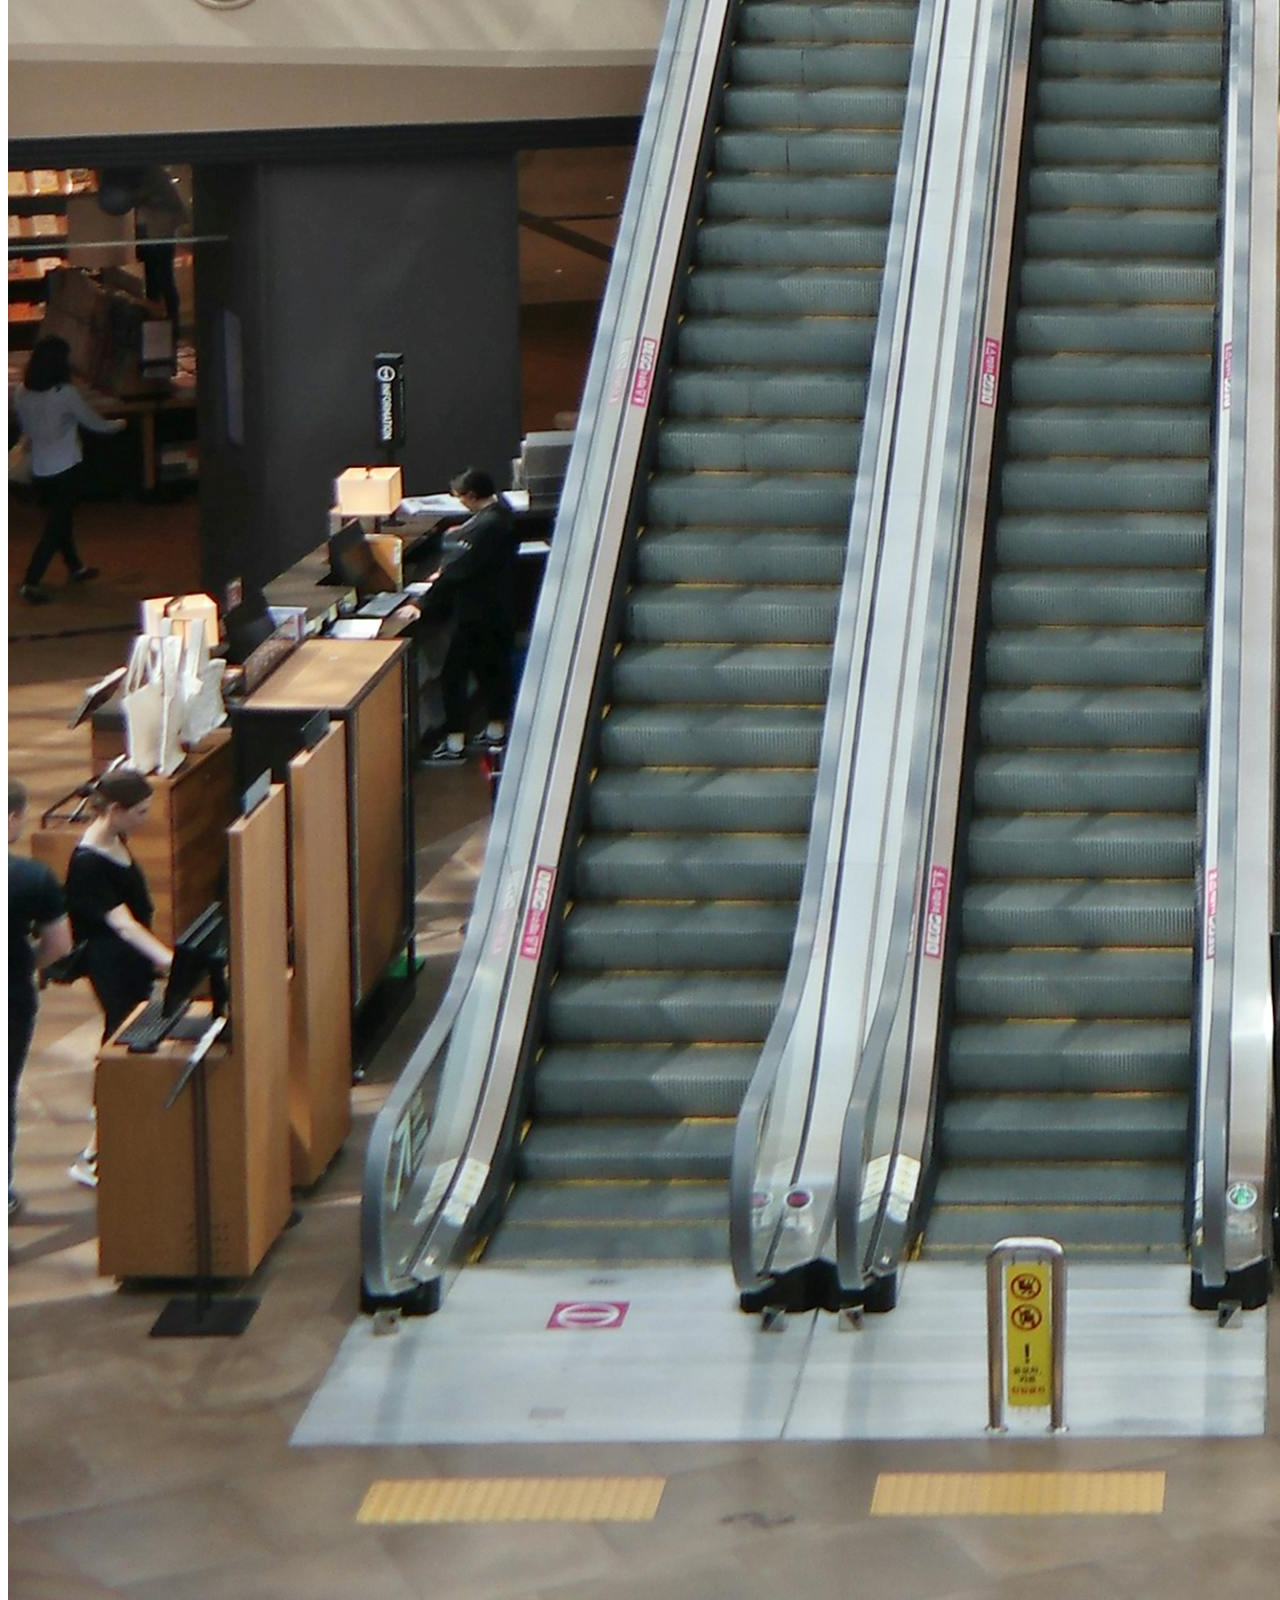
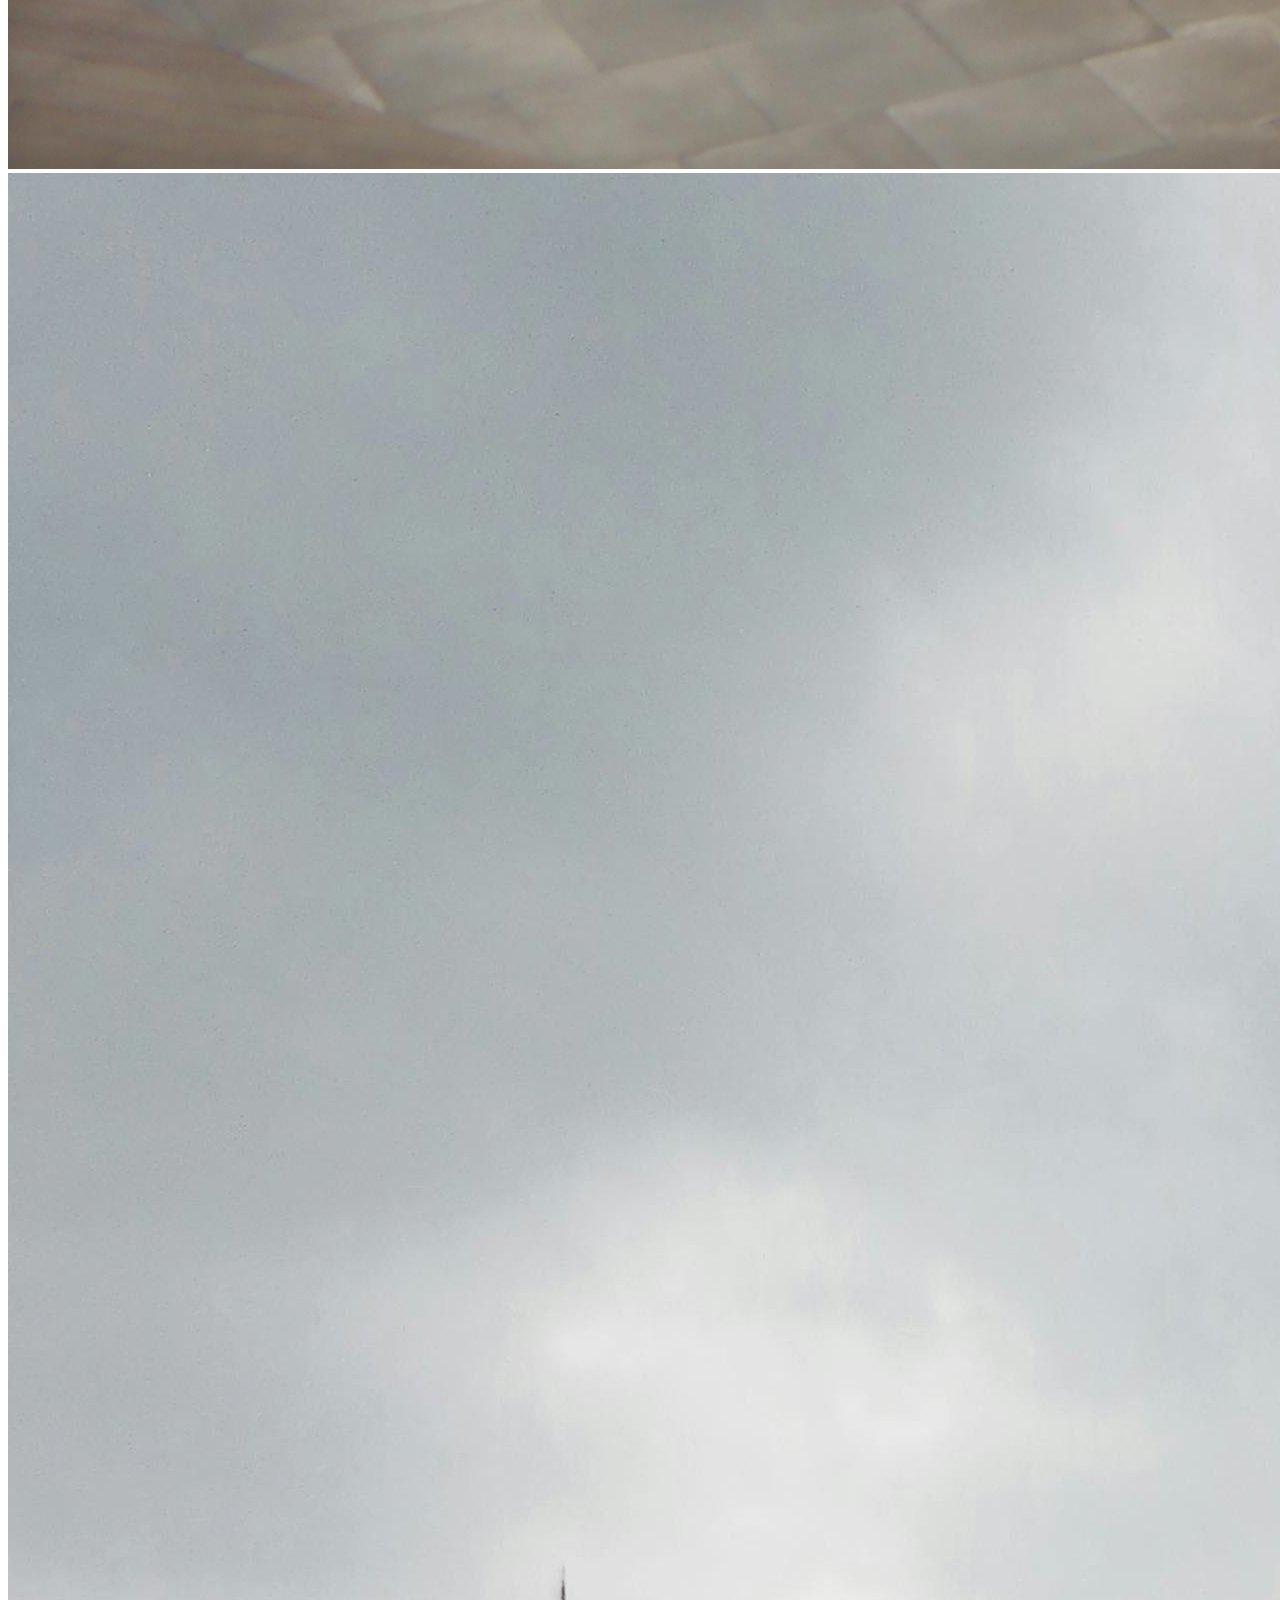
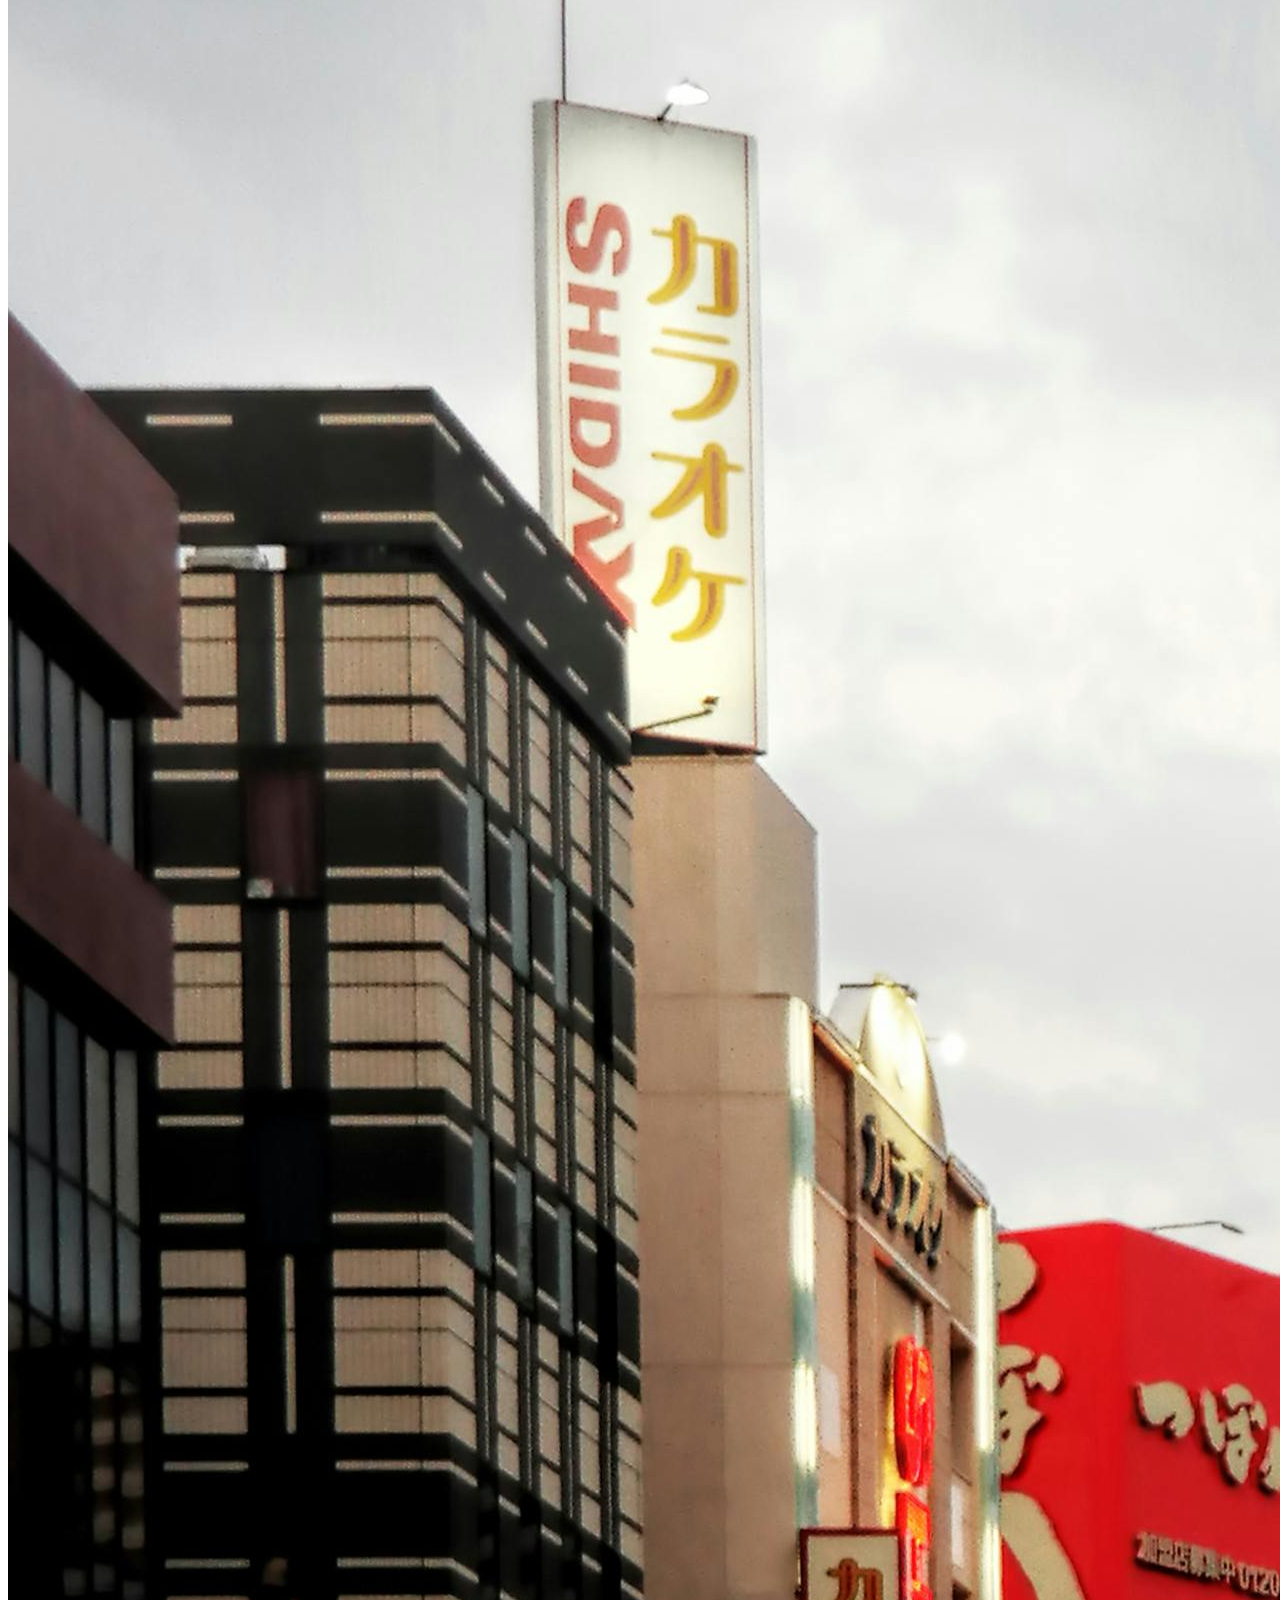
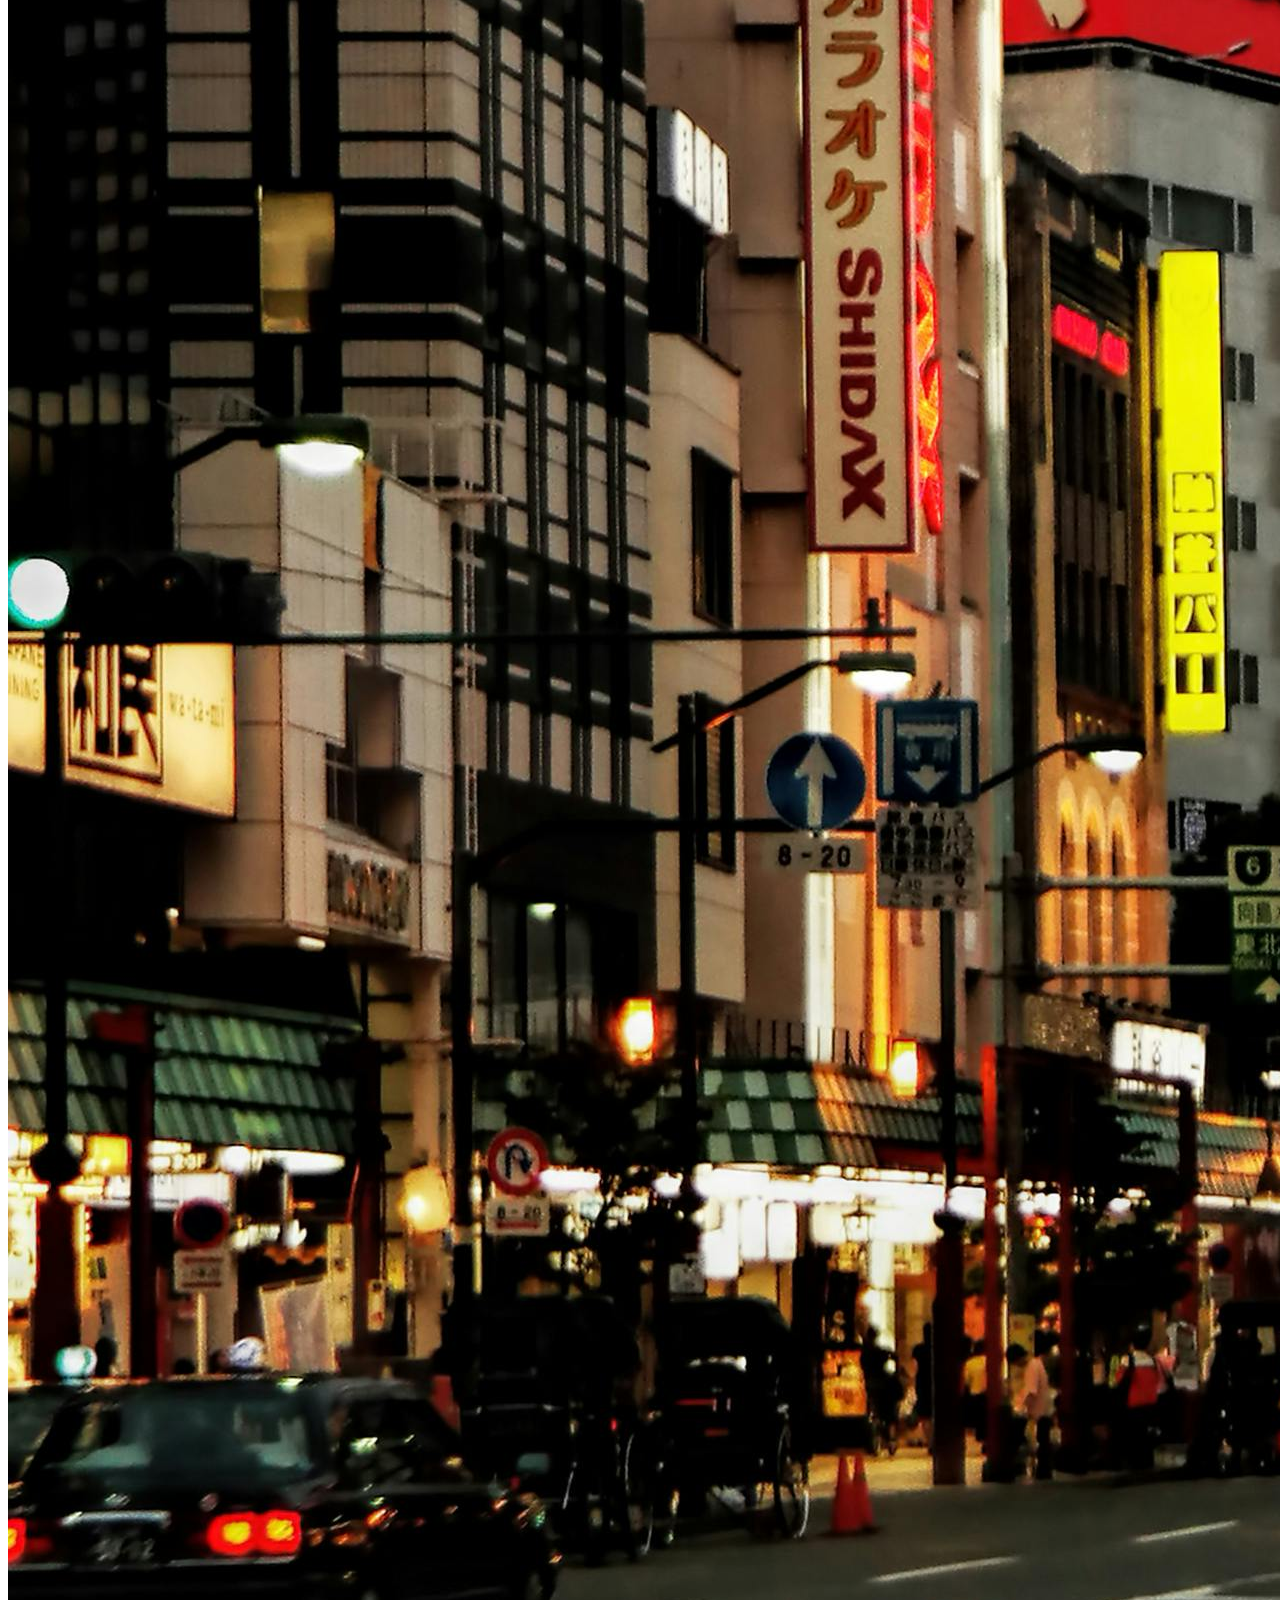
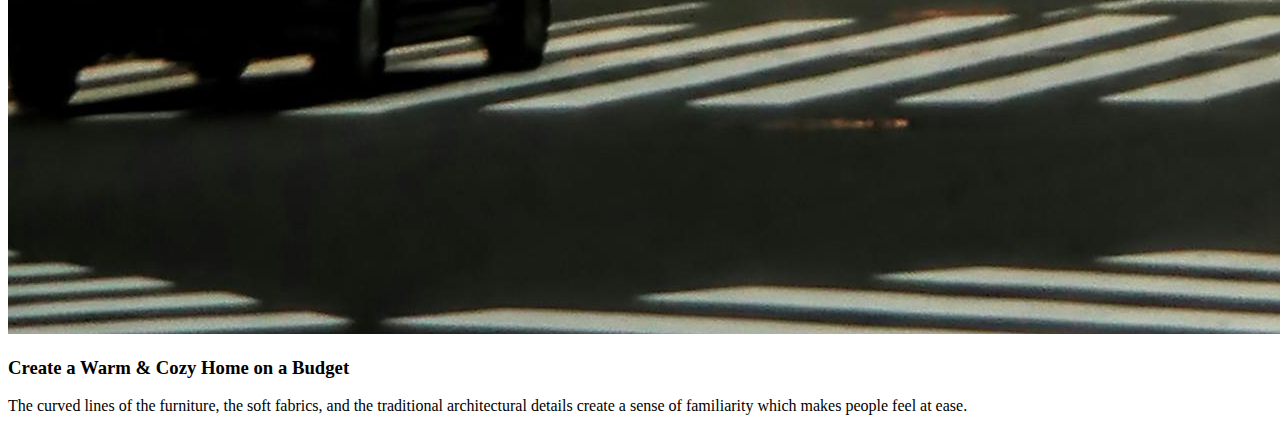
<file: src/sessao3.html>
<!DOCTYPE html>
<html lang="pt-br">
<head>
    <meta charset="UTF-8">
    <meta name="viewport" content="width=device-width, initial-scale=1.0">
    <title>Design</title>
</head>
<body>
    <section id="sessao3" class="terceiraSessao">
        <div class="terceiraSessao__conteudo">
            <div class="terceiraSessao__PrimeiraImagem animateOnScroll">
                <img src="/assets/sessao3/biblioteca.jpg" alt="imagem de uma biblioteca">
            </div>
            <div class="terceiraSessao__SegundaImagem animateOnScroll">
                <img src="/assets/sessao3/cidade.jpg" alt="imagem de uma cidade">
            </div>
            <div class="terceiraSessao__ConteudoTitulo animateOnScroll">
                <h3 class="terceiraSessao__Titulo">Create a Warm & Cozy Home on a Budget</h3>
                <p class="terceiraSessao__Subtitulo">The curved lines of the furniture, the soft fabrics, and the traditional architectural details create a sense of familiarity which makes people feel at ease.</p>
            </div>
        </div>
    </section>
</body>
</html>
</file>
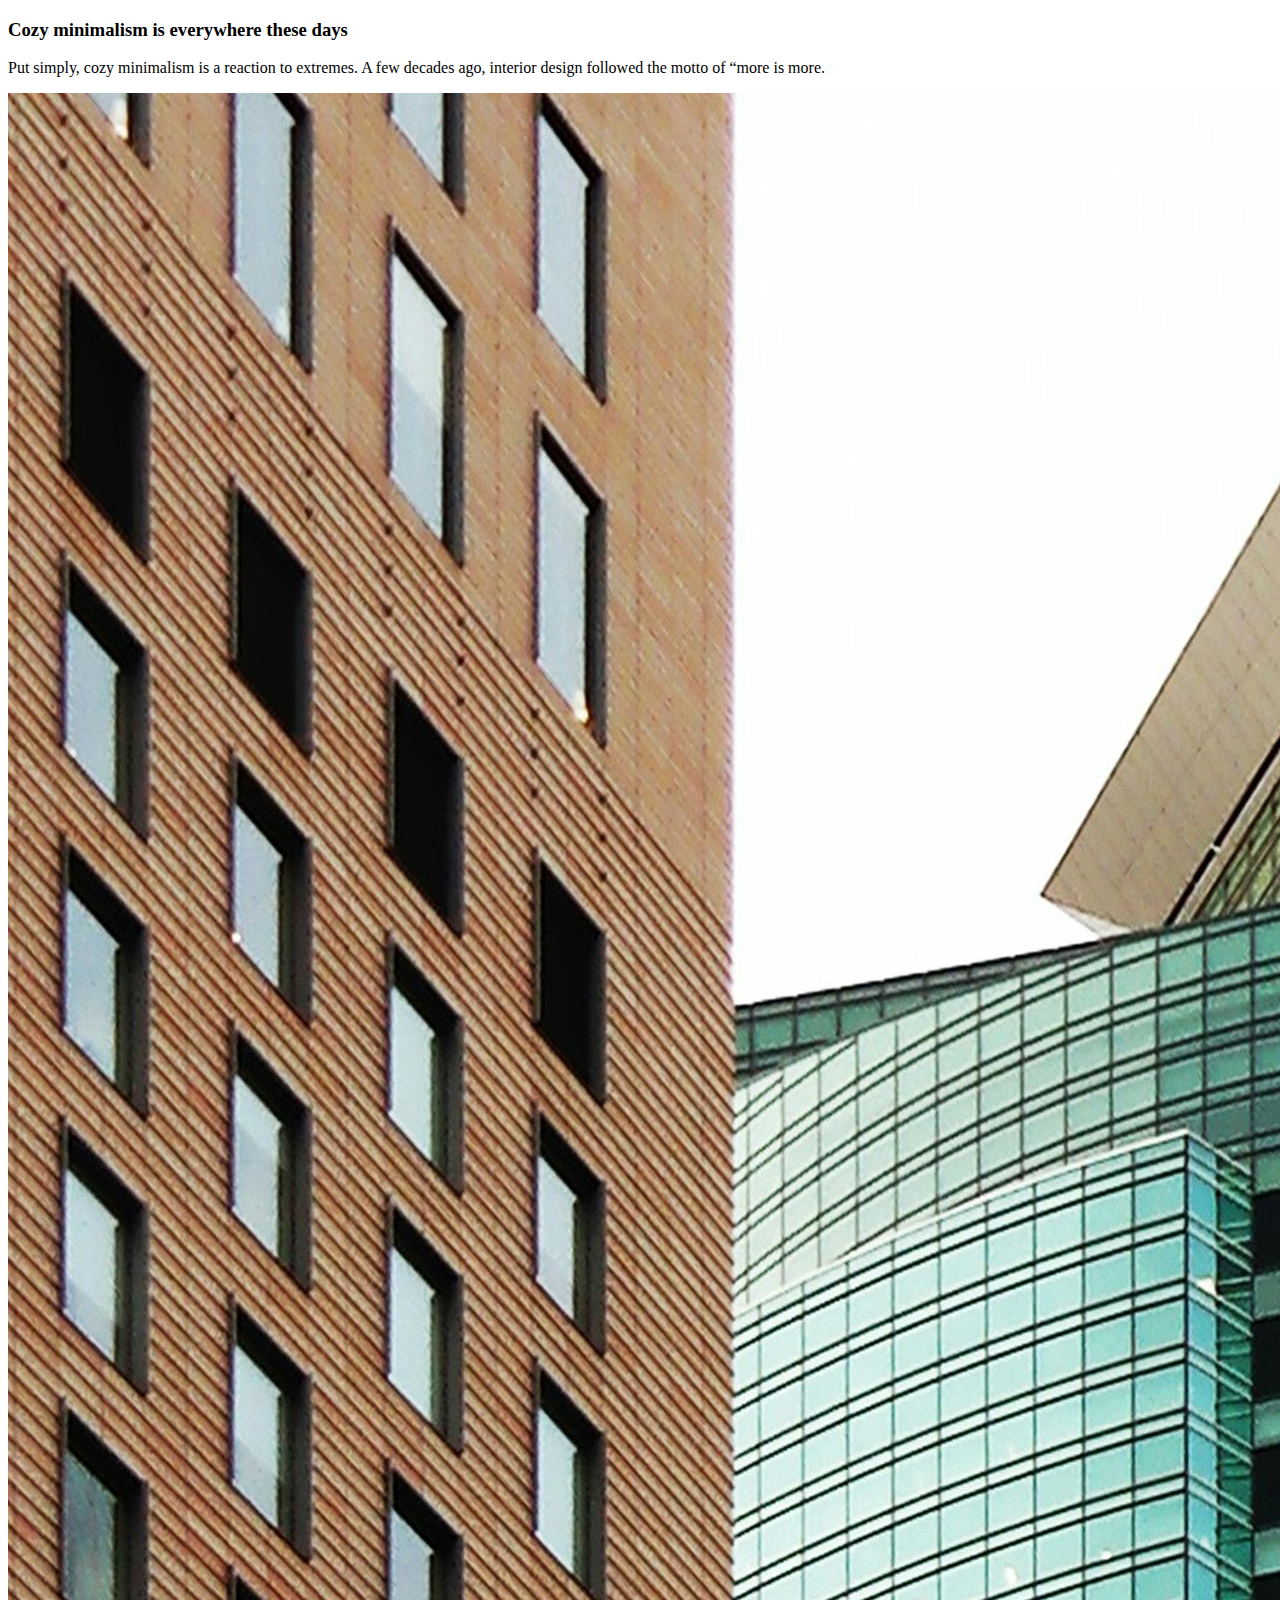
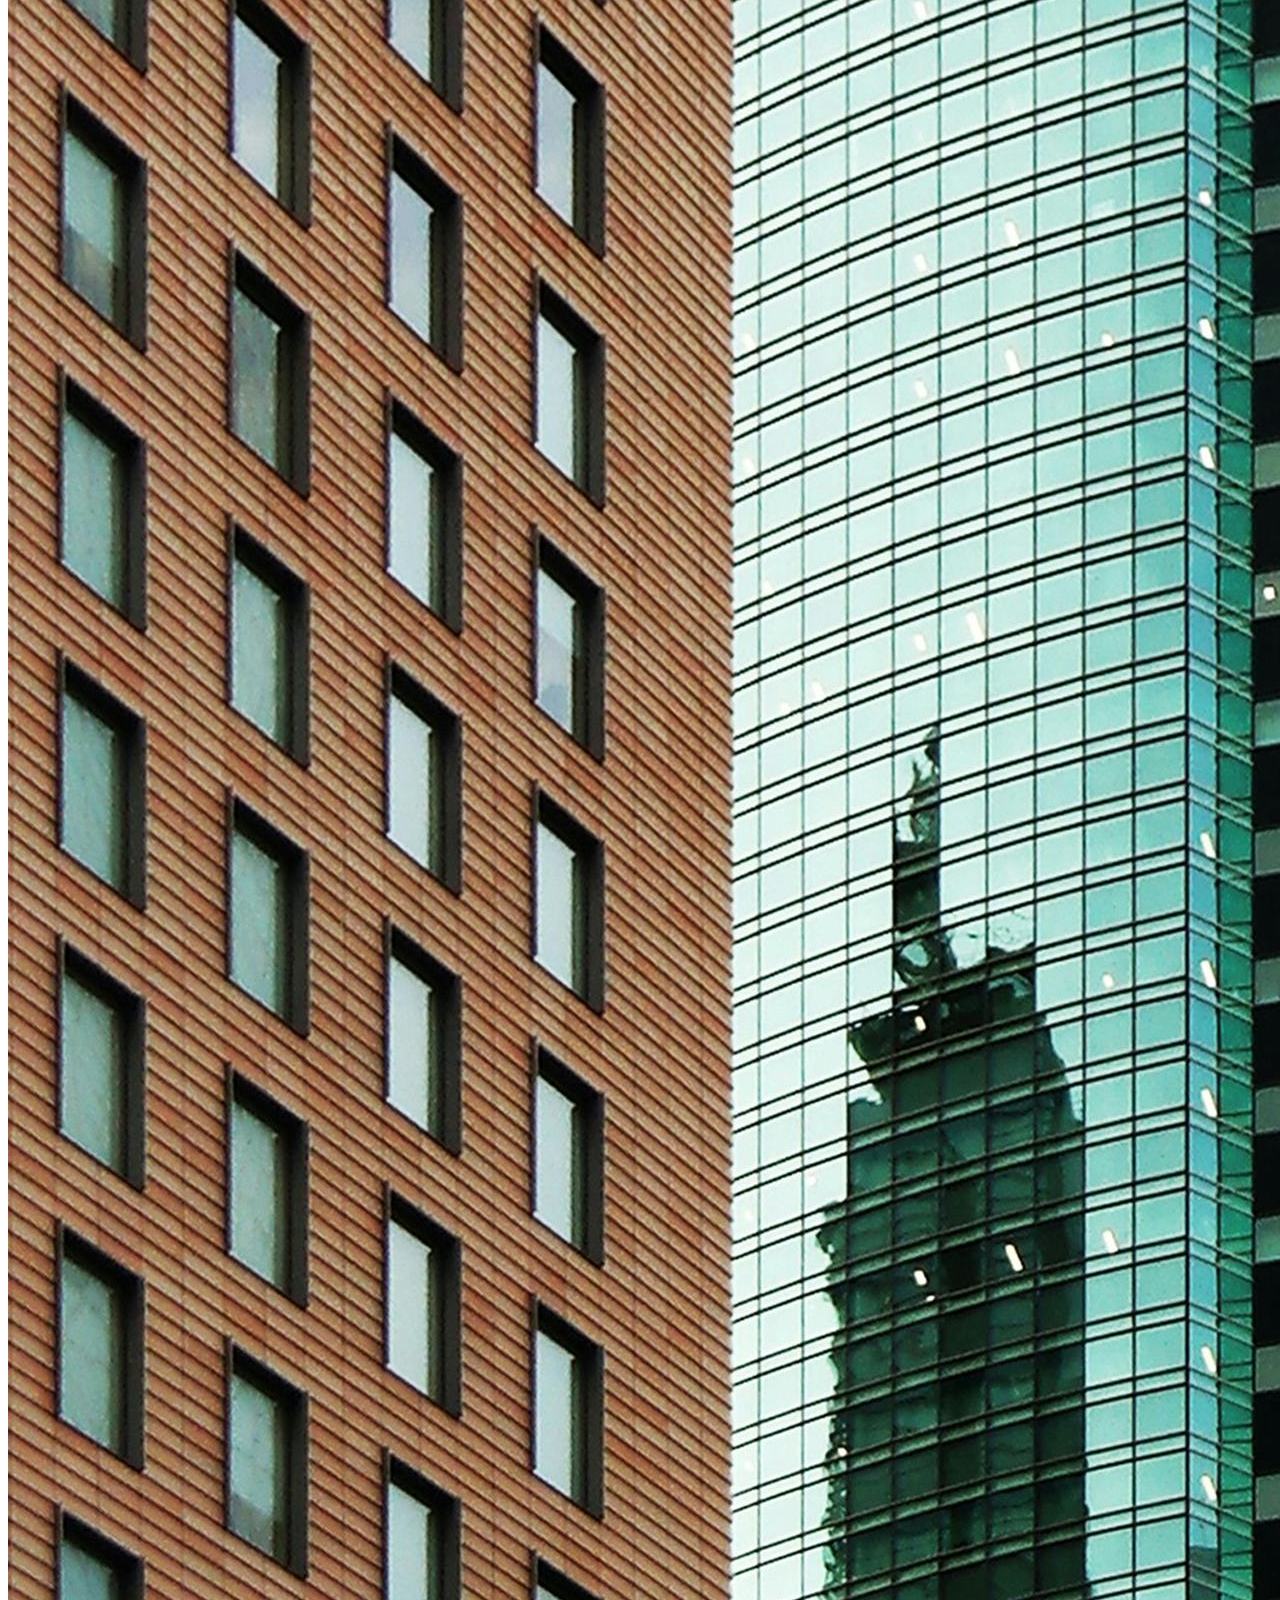
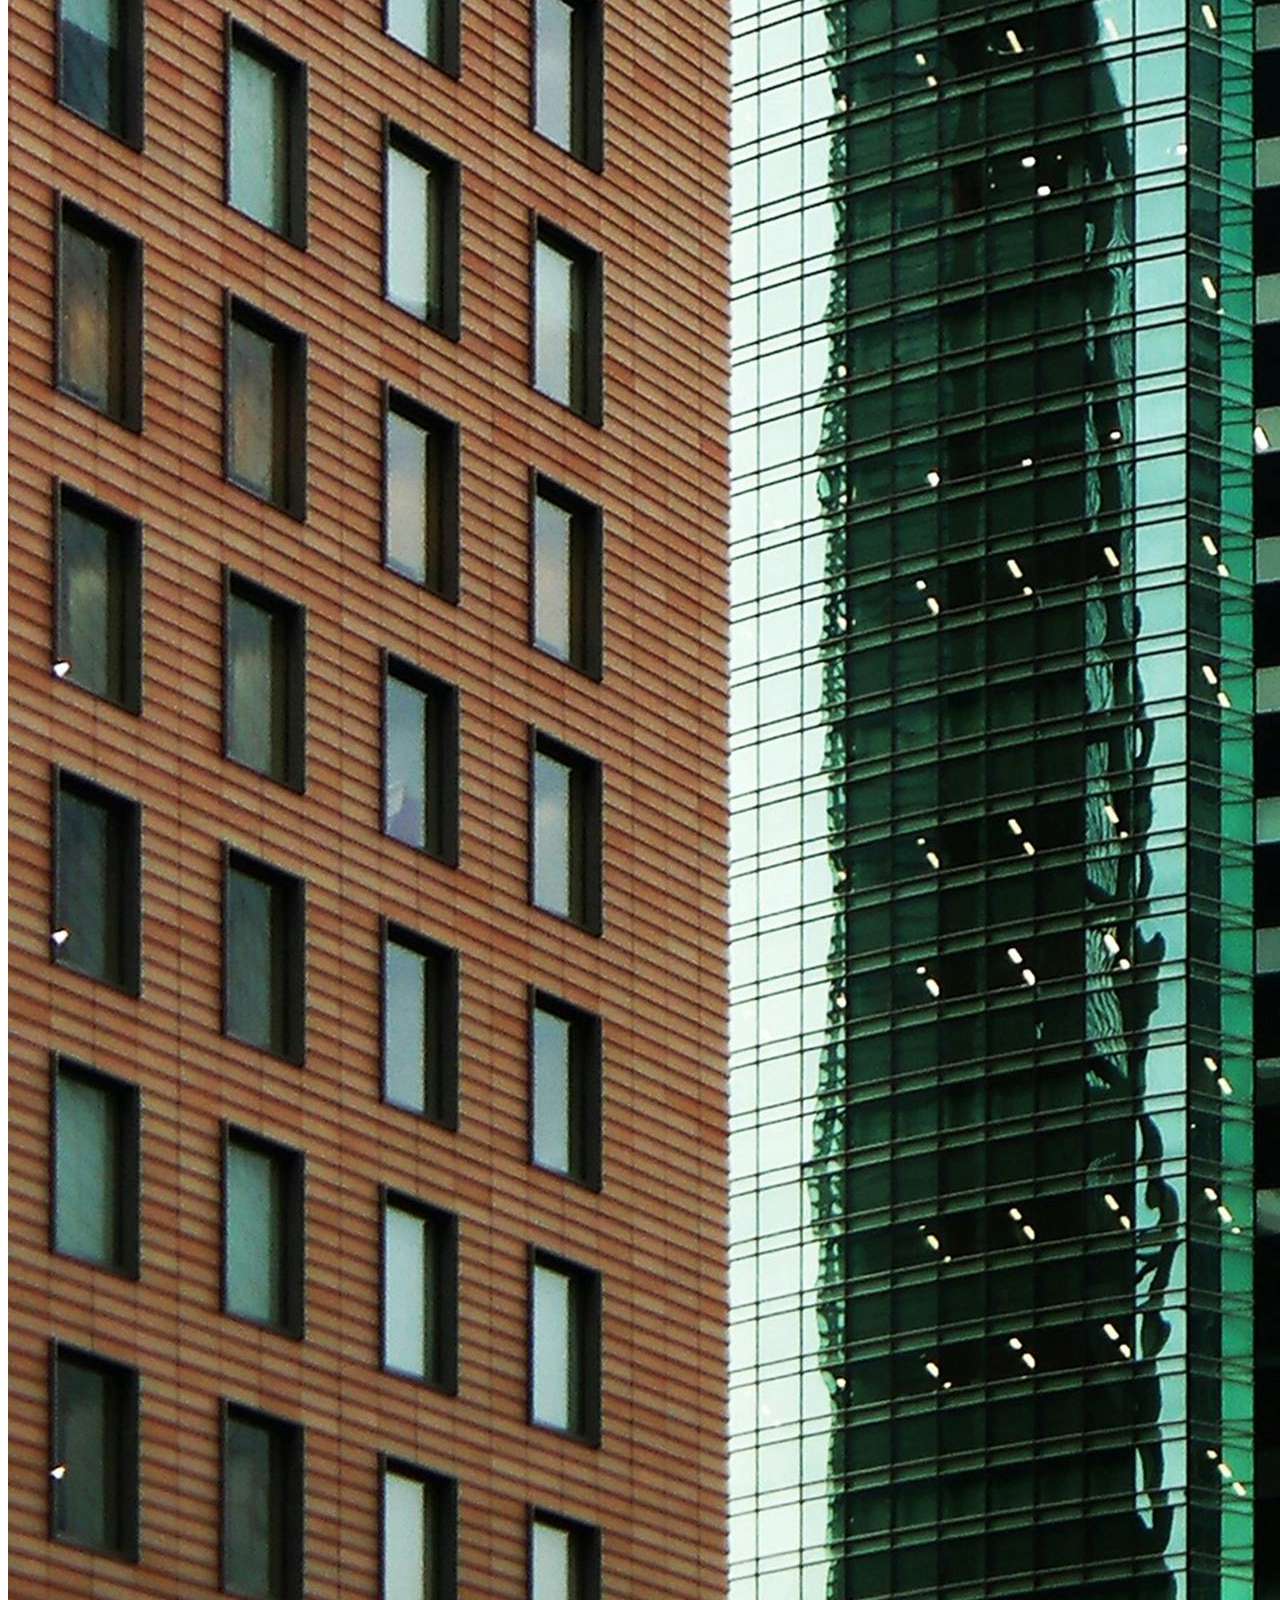
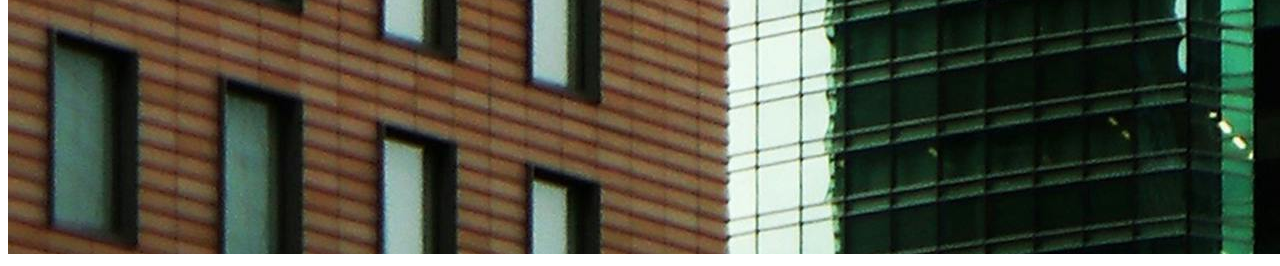
<file: src/sessao4.html>
<!DOCTYPE html>
<html lang="pt-br">
<head>
    <meta charset="UTF-8">
    <meta name="viewport" content="width=device-width, initial-scale=1.0">
    <title>Design</title>
</head>
<body>
    <section id="sessao4" class="quartaSessao">
        <div class="quartaSessao__conteudo">
            <div class="quartaSessao__ConteudoTitulo">
                <h3 class="quartaSessao__Titulo">Cozy minimalism is everywhere these days</h3>
                <p class="quartaSessao__Subtitulo">Put simply, cozy minimalism is a reaction to extremes. A few decades ago, interior design followed the motto of “more is more.</p>
            </div>

            <div class="quartaSessao__Imagem">
                <img src="/assets/sessao3/predio.jpg" alt="imagem de uma planta">
            </div>
        </div>
    </section>
</body>
</html>
</file>
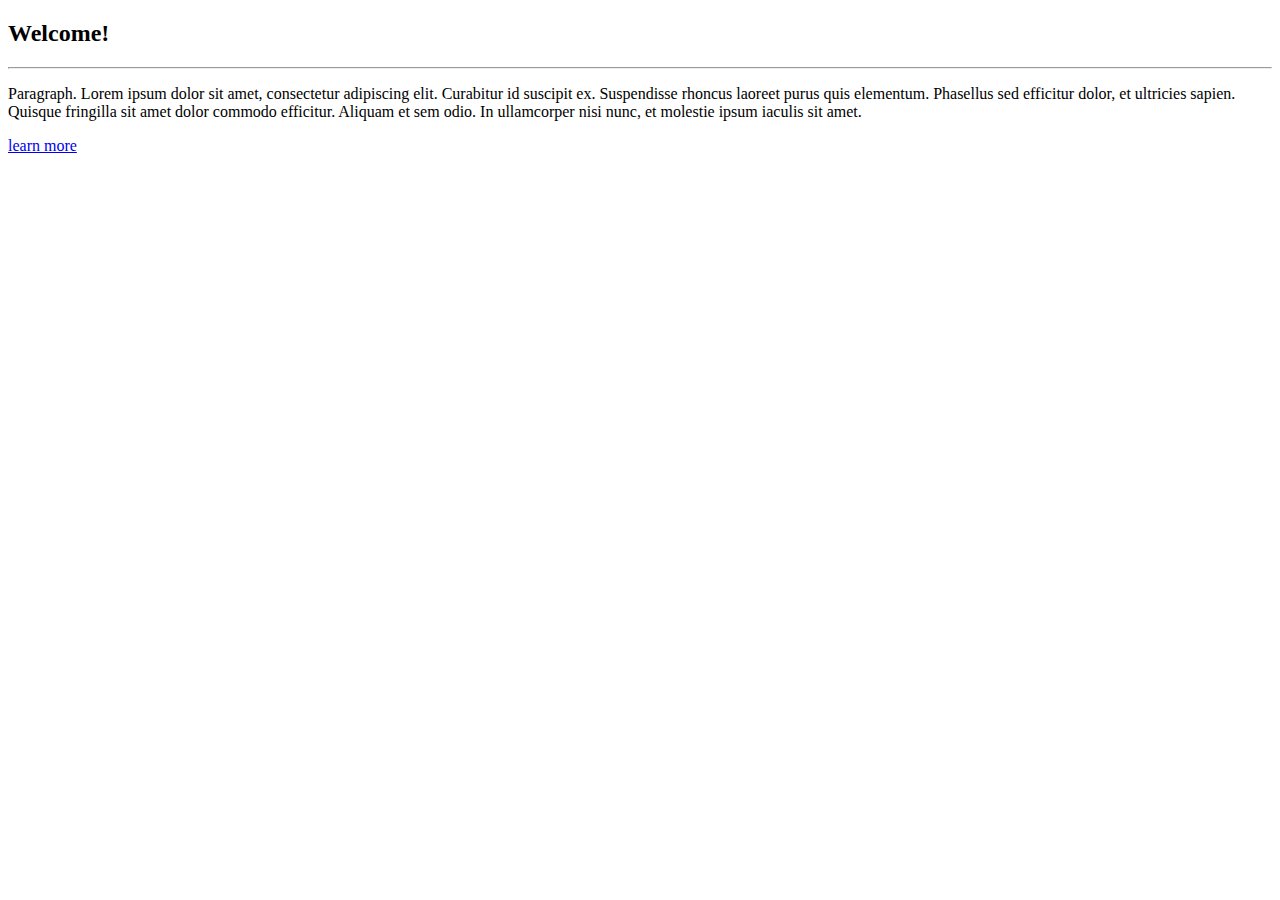
<file: src/sessao5.html>
<!DOCTYPE html>
<html lang="en">

<head>
    <meta charset="UTF-8">
    <meta name="viewport" content="width=device-width, initial-scale=1.0">
    <title>Document</title>
</head>

<body>
    <section id="sessao5" class="quintaSessao">
        <div class="quintaSessao__conteudo">
            <div class="quintaSessao__ConteudoTitulo">
                <h2 class="quintaSessao__Titulo">Welcome!</h2>
                <hr class="quintaSessao__linha">
                <p class="quintaSessao__Subtitulo">Paragraph. Lorem ipsum dolor sit amet, consectetur adipiscing elit.
                    Curabitur id suscipit ex. Suspendisse rhoncus laoreet purus quis elementum. Phasellus sed efficitur
                    dolor, et ultricies sapien. Quisque fringilla sit amet dolor commodo efficitur. Aliquam et sem odio.
                    In ullamcorper nisi nunc, et molestie ipsum iaculis sit amet.</p>
                <a href="#" class="quintaSessao__botao">learn more</a>
            </div>
        </div>
    </section>
</body>

</html>
</file>
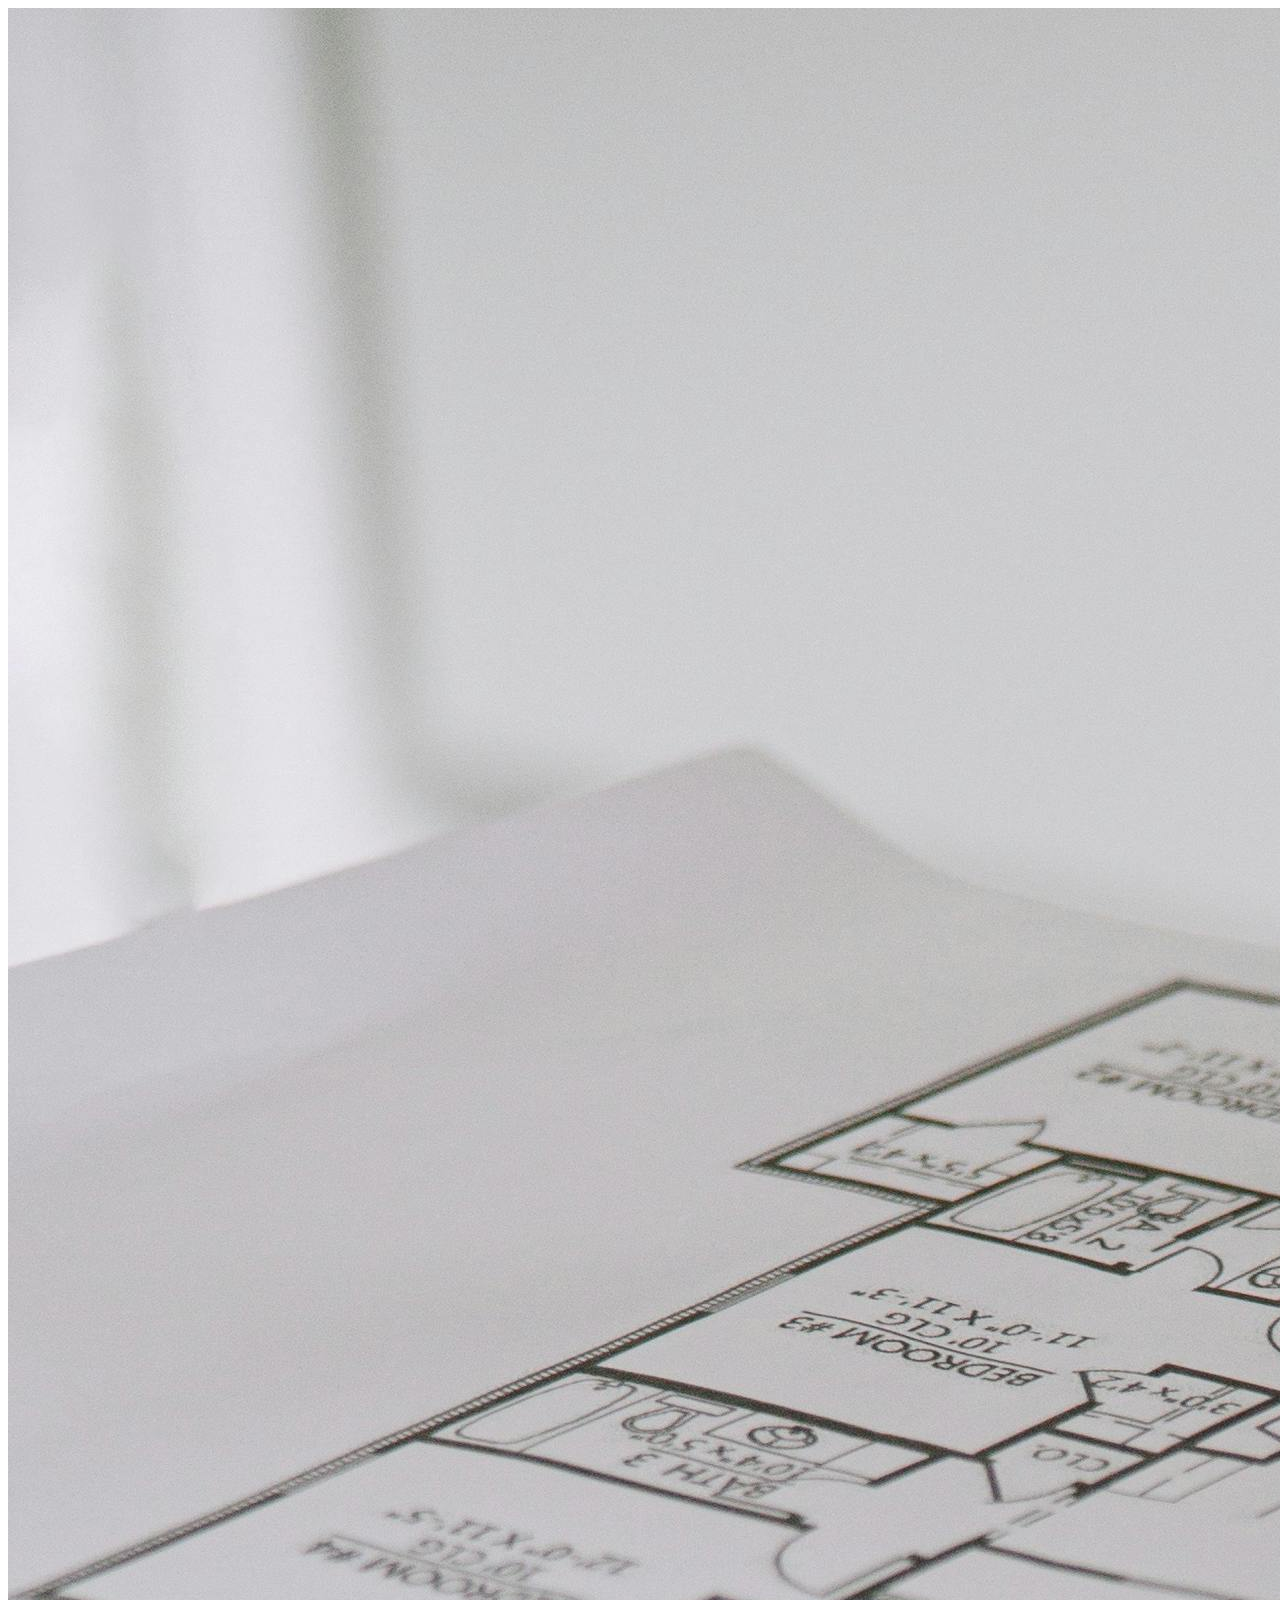
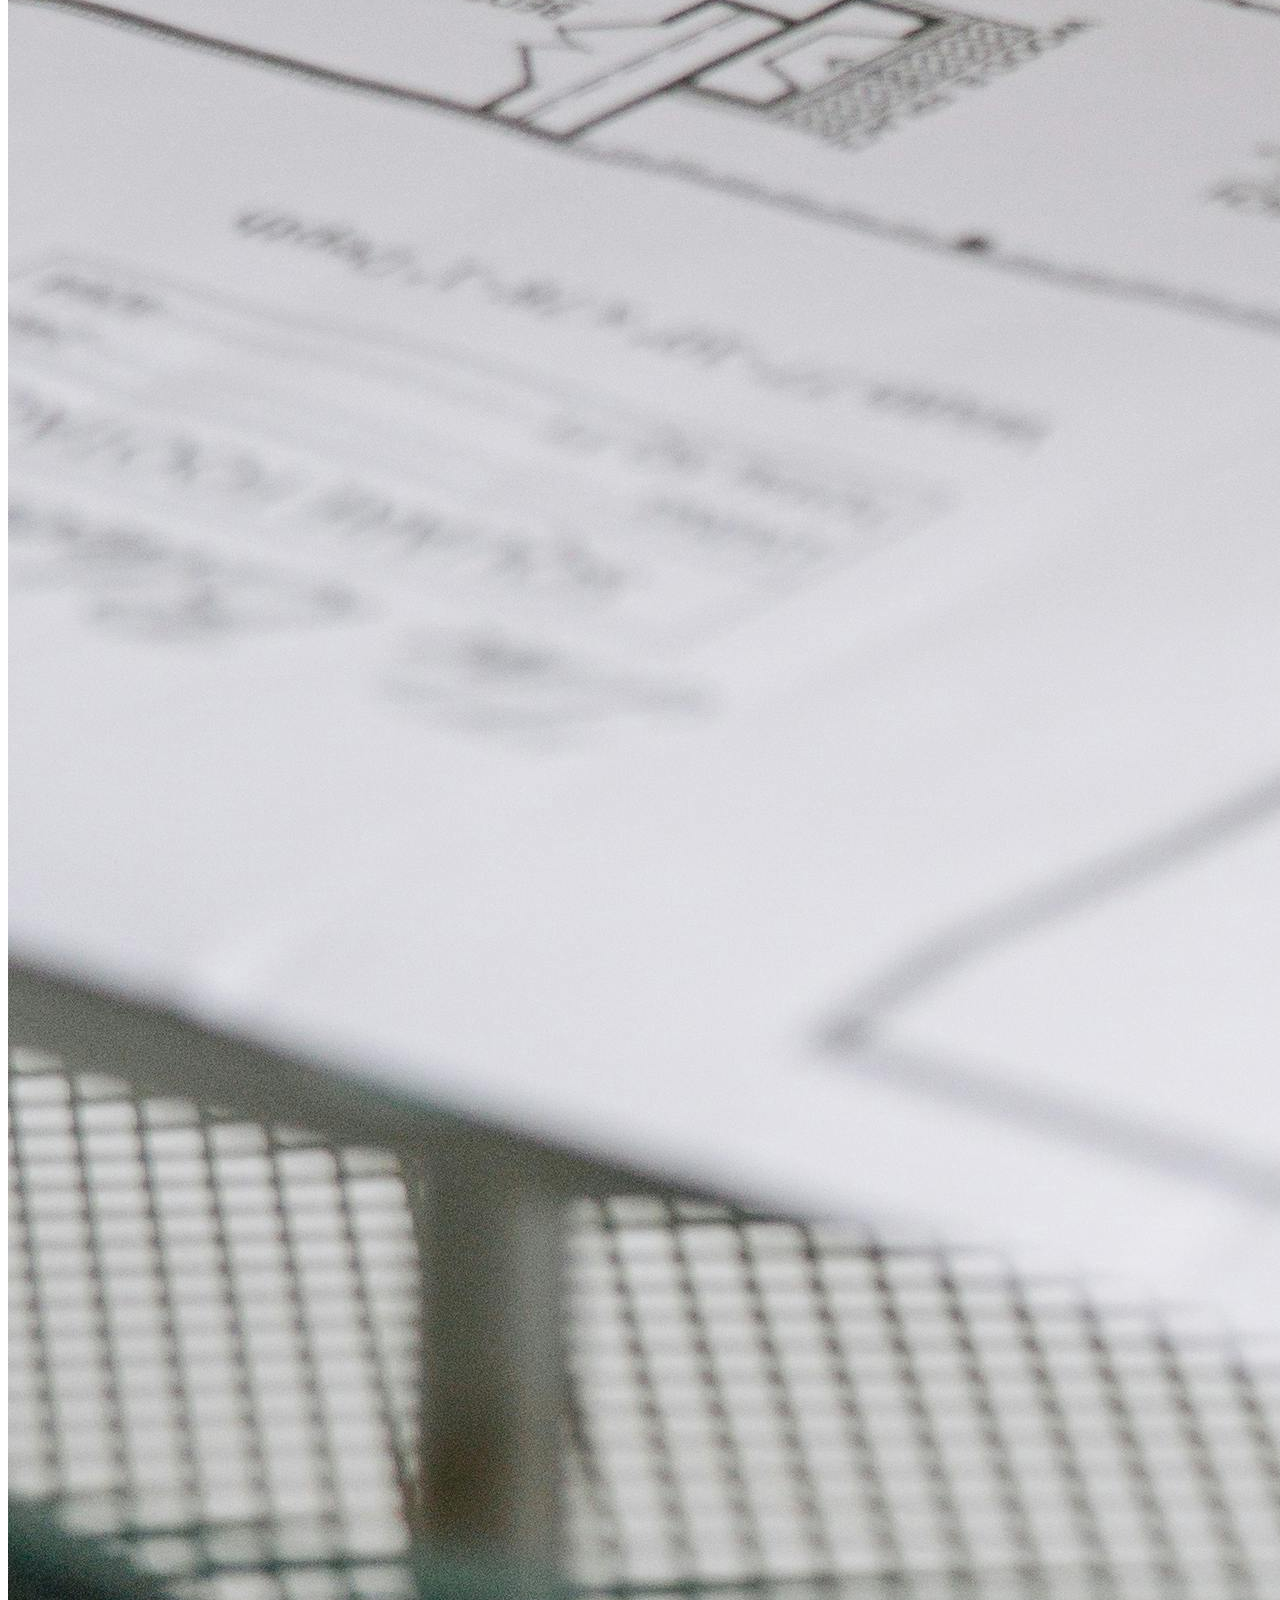
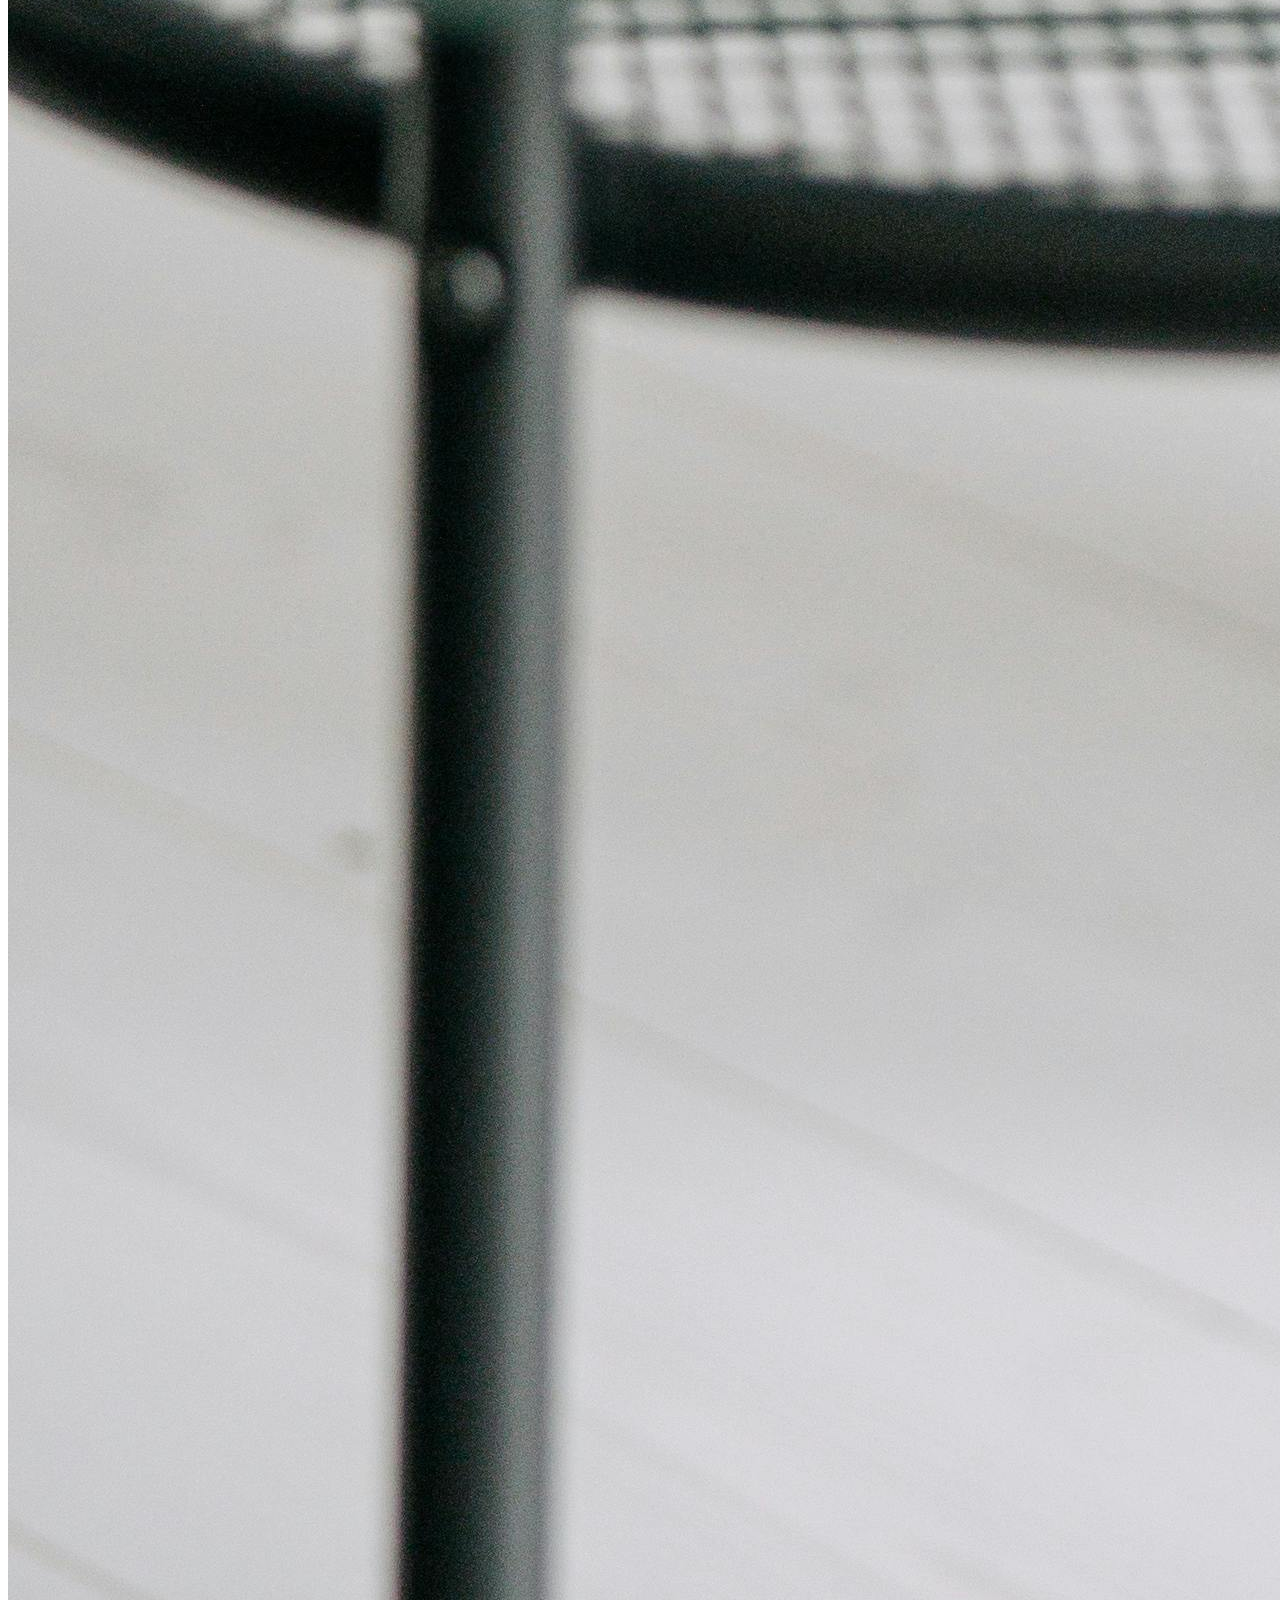
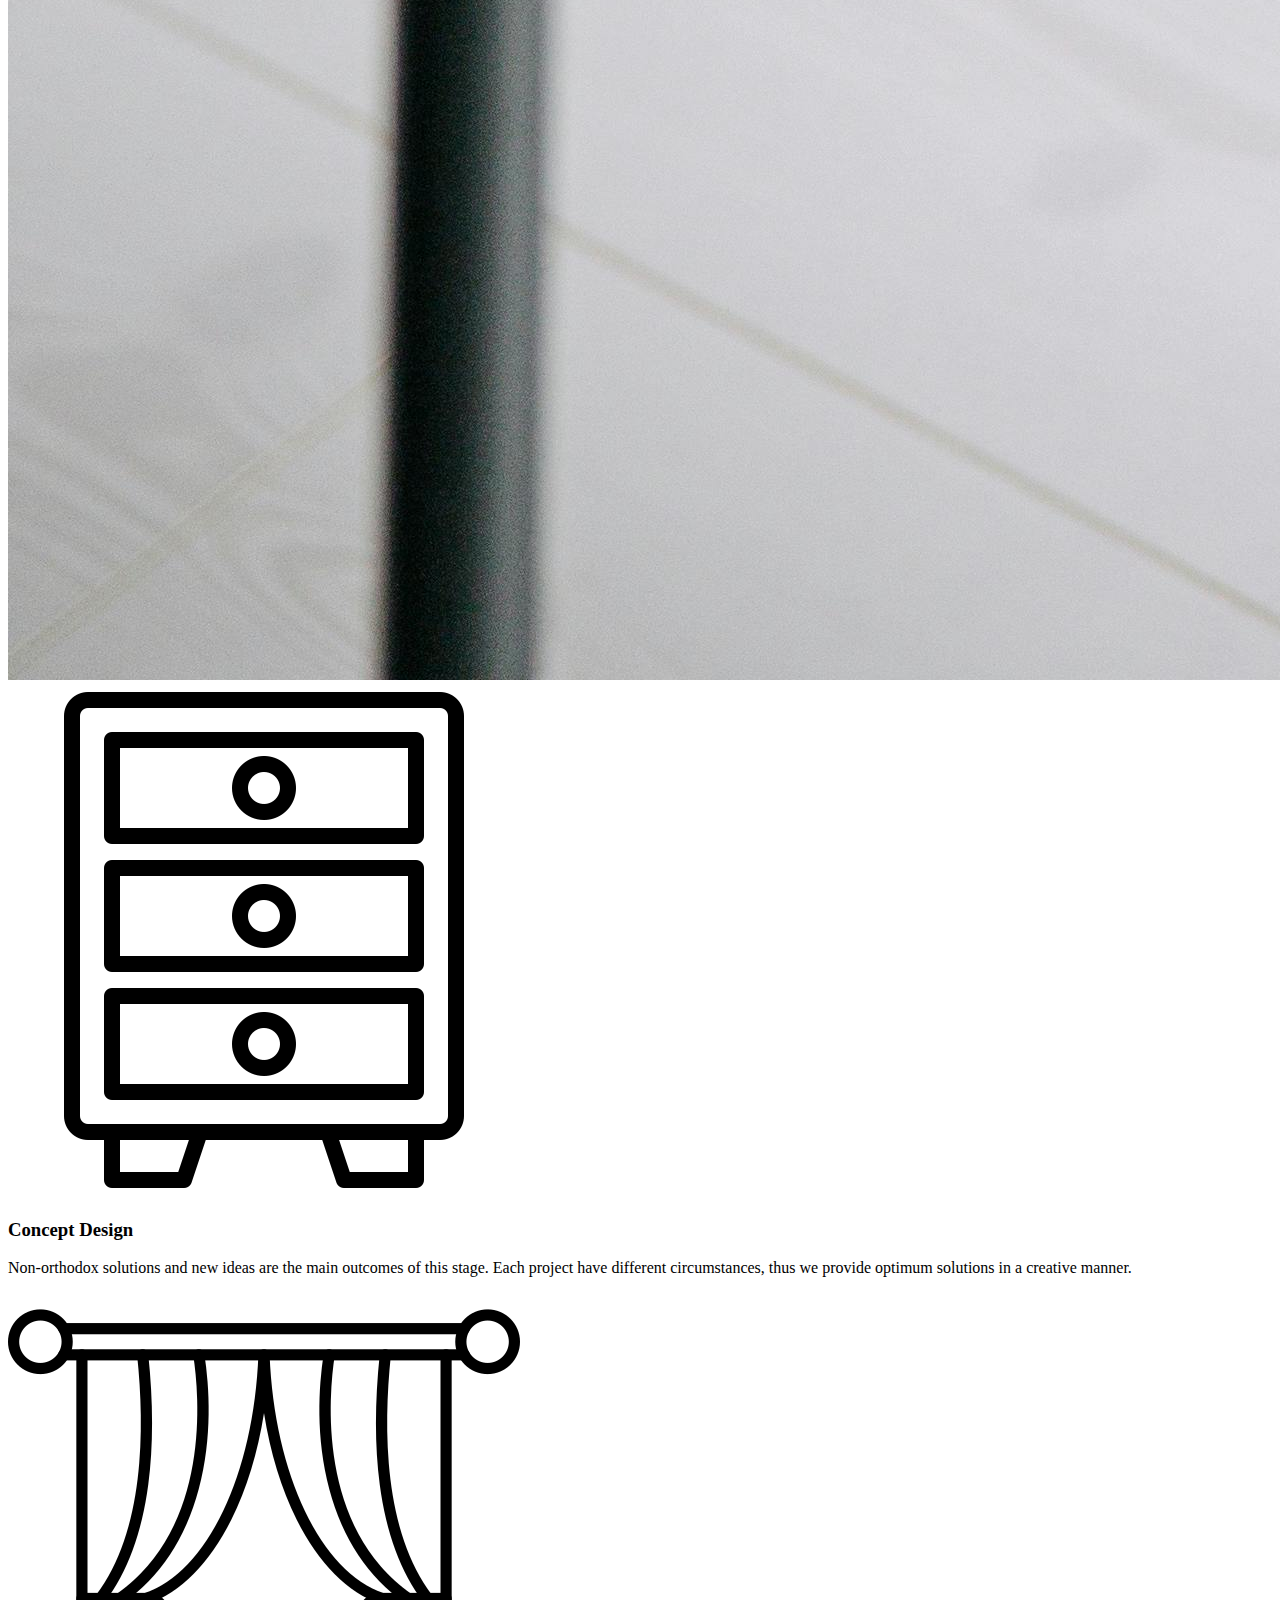
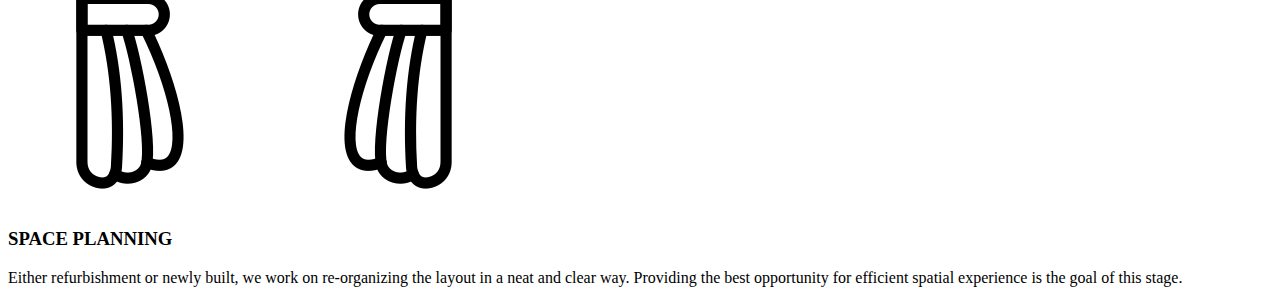
<file: src/sessao6.html>
<!DOCTYPE html>
<html lang="pt-br">
<head>
    <meta charset="UTF-8">
    <meta name="viewport" content="width=device-width, initial-scale=1.0">
    <title>Design</title>
</head>
<body>
    <section id="sessao6" class="sextaSessao">
        <div class="sextaSessao__conteudo">
            <div class="sextaSessao__conteudoLayout">
                <div class="sextaSessao__Imagem animated">
                    <img src="/assets/sessao5/planta.jpg" alt="imagem de uma estrada">
                </div>
                <div class="sextaSessao__conteudoSecundario">
                    <div class="sextaSessao__Texto animated">
                        <img src="/assets/sessao5/gaveta-do-armario.png" alt="icone de um armario">
                        <h3 class="sextaSessao__PrimeiroTitulo">Concept Design</h3>
                        <p class="sextaSessao__PrimeiroSubtitulo">Non-orthodox solutions and new ideas are the main outcomes of this stage. Each project have different circumstances, thus we provide optimum solutions in a creative manner.</p>
                    </div>

                    <div class="sextaSessao__conteudoSecundarioTexto animated">
                        <img src="/assets/sessao5/cortinas.png" alt="icone de uma cortina">
                        <h3 class="sextaSessao__SegundoTitulo">SPACE PLANNING</h3>
                        <p class="sextaSessao__SegundoSubtitulo">Either refurbishment or newly built, we work on re-organizing the layout in a neat and clear way. Providing the best opportunity for efficient spatial experience is the goal of this stage.</p>
                    </div>
                </div>
            </div>
        </div>
    </section>
</body>
</html>
</file>
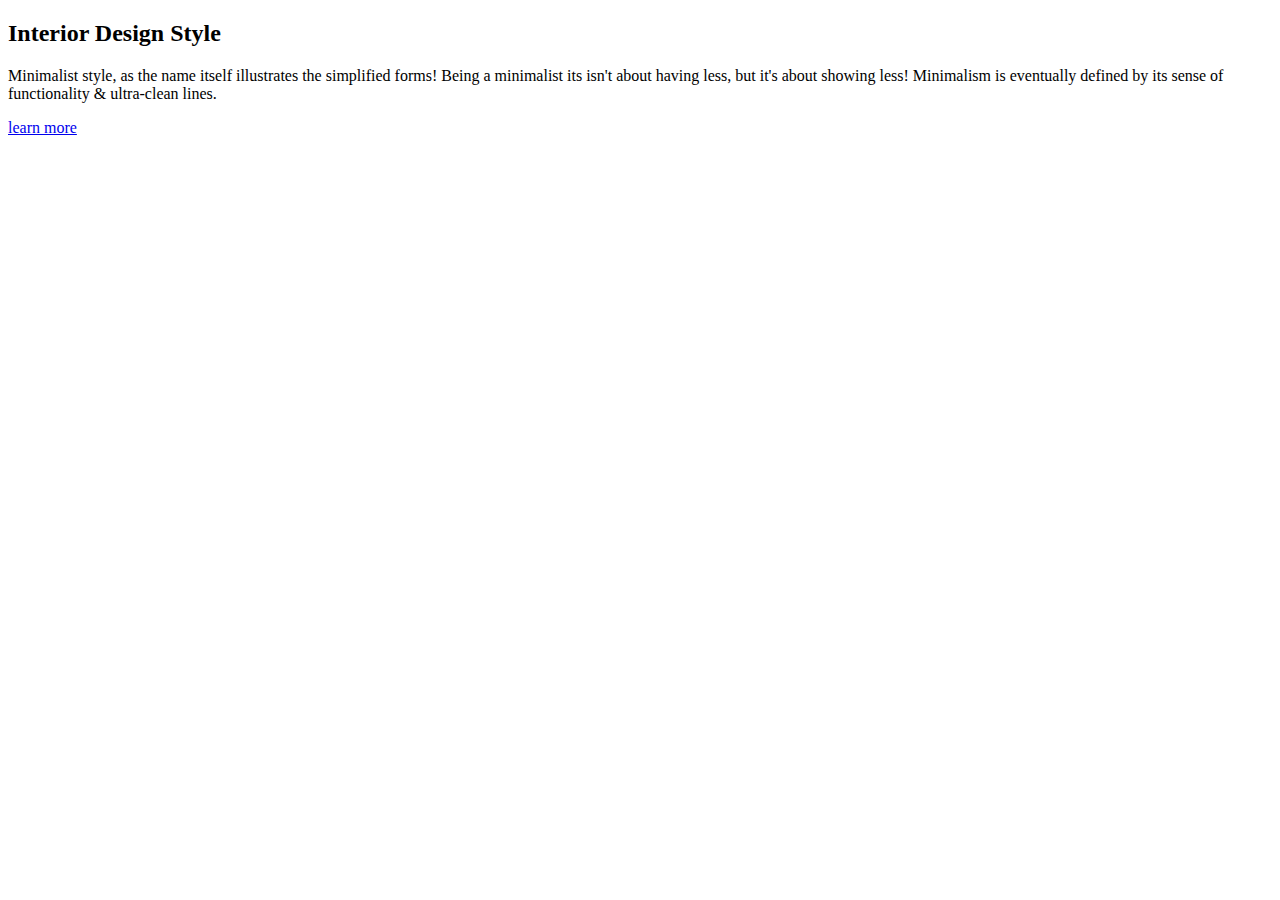
<file: src/sessao7.html>
<!DOCTYPE html>
<html lang="pt-br">

<head>
    <meta charset="UTF-8">
    <meta name="viewport" content="width=device-width, initial-scale=1.0">
    <title>Design</title>
</head>

<body>
    <section id="sessao7" class="setimaSessao">
        <div class="setimaSessao__conteudo">
            <div class="setimaSessao__ConteudoTitulo">
                <h2 class="setimaSessao__Titulo">Interior Design Style</h2>
                <p class="setimaSessao__Subtitulo">Minimalist style, as the name itself illustrates the simplified
                    forms! Being a minimalist its isn't about having less, but it's about showing less! Minimalism is
                    eventually defined by its sense of functionality & ultra-clean lines.</p>
                <a href="#" class="setimaSessao__botao">learn more</a>
            </div>
        </div>
    </section>
</body>

</html>
</file>
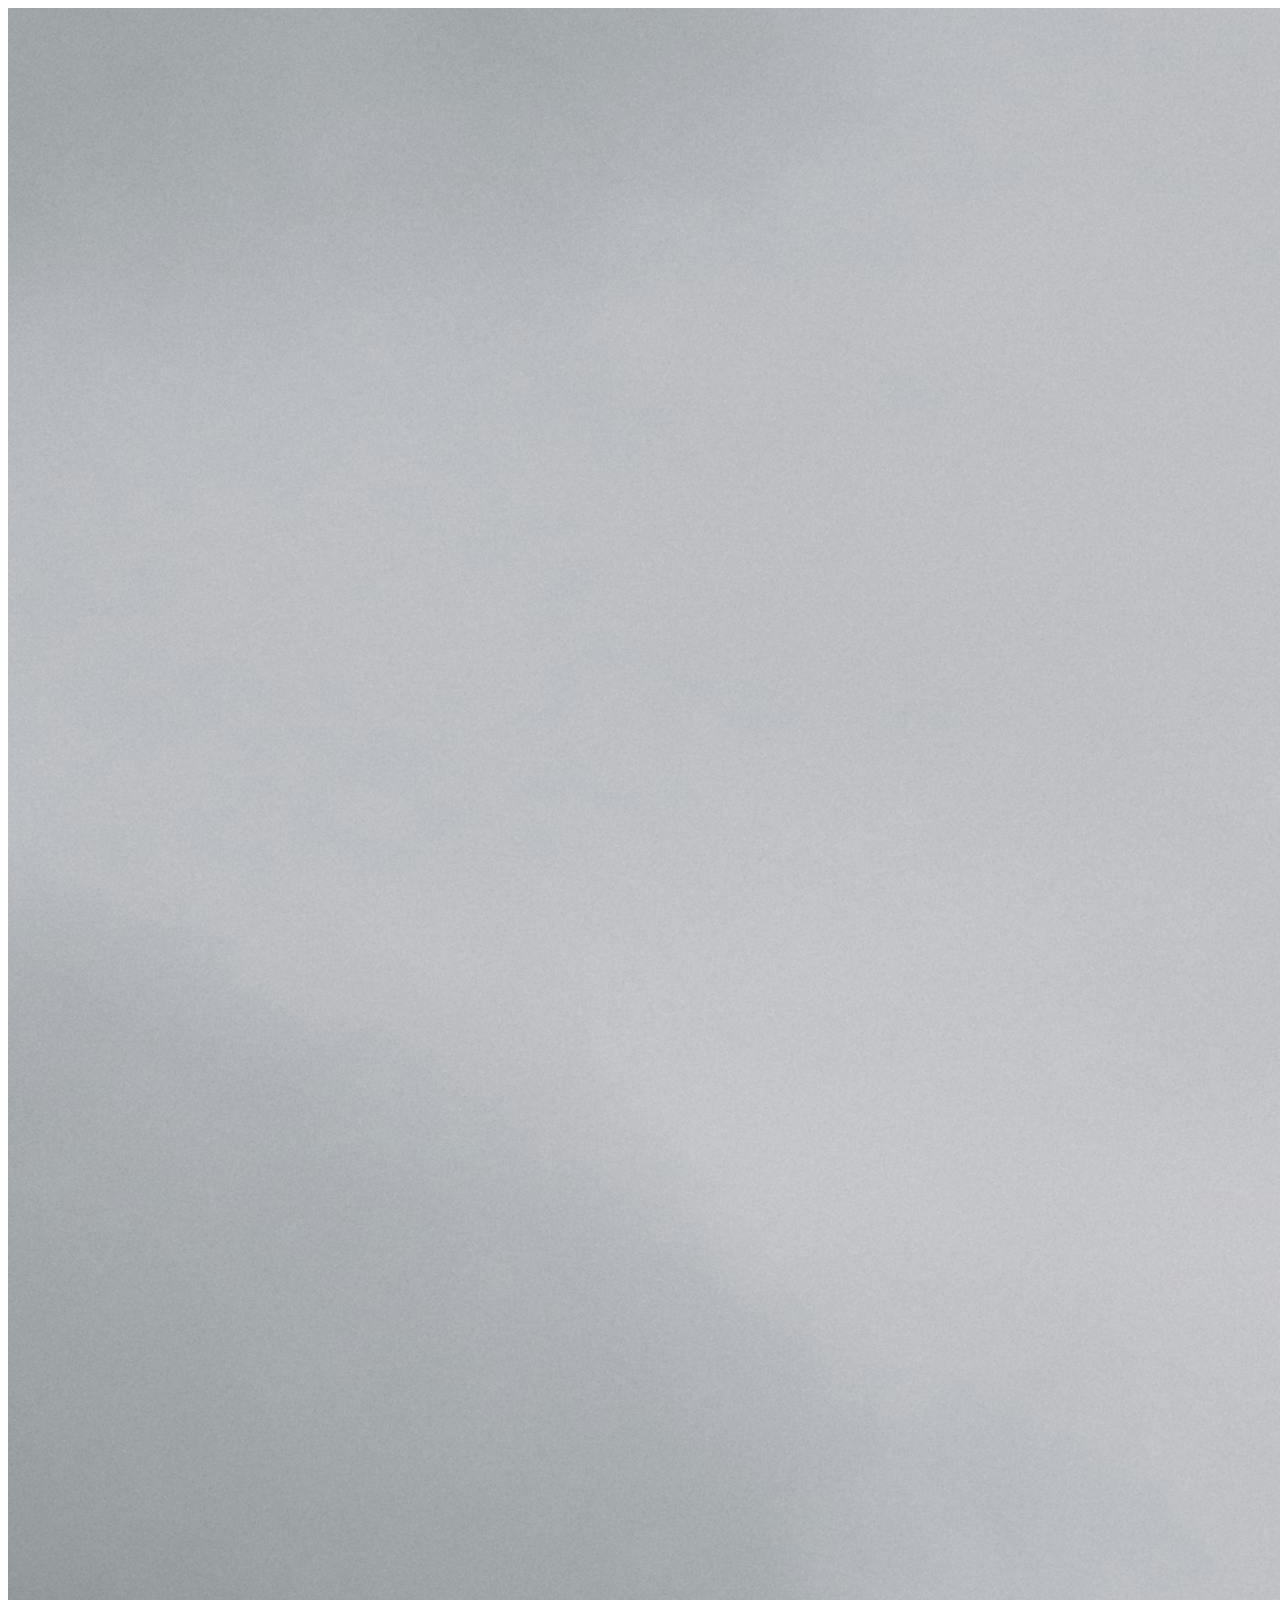
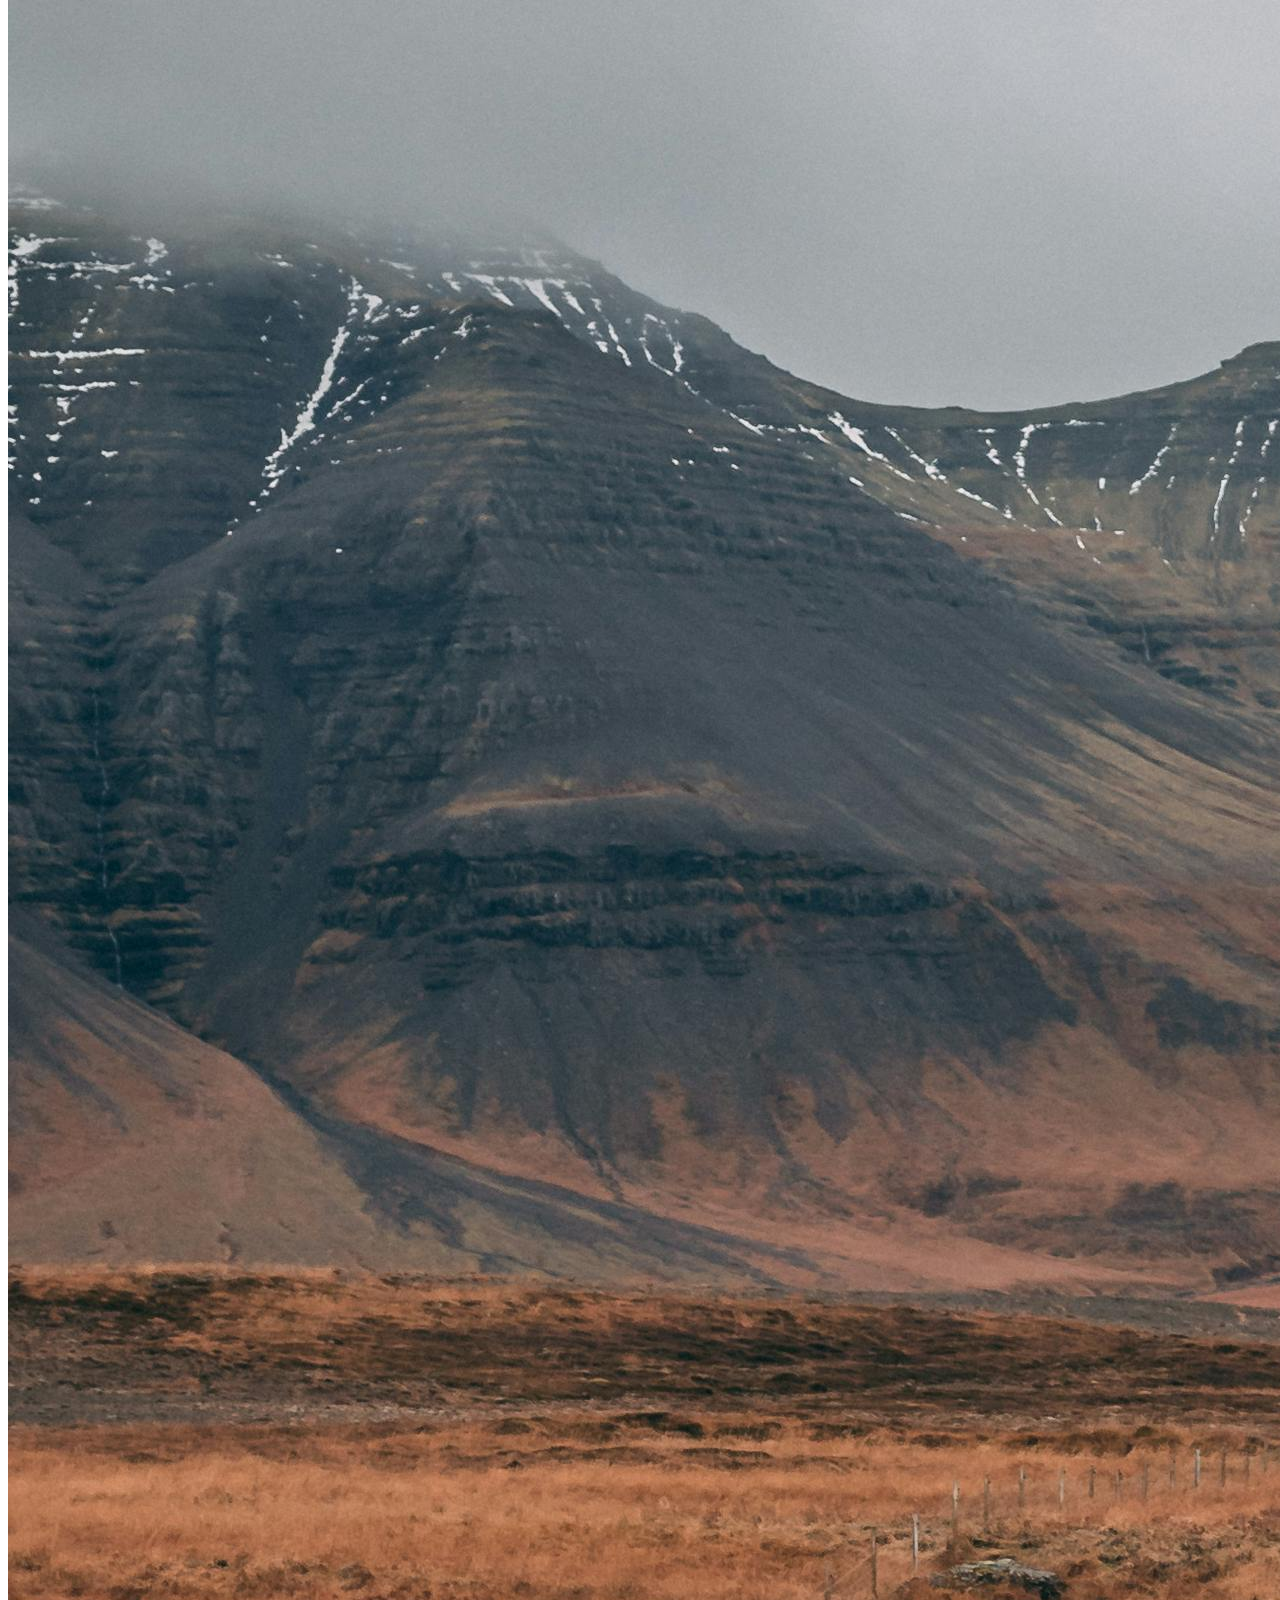
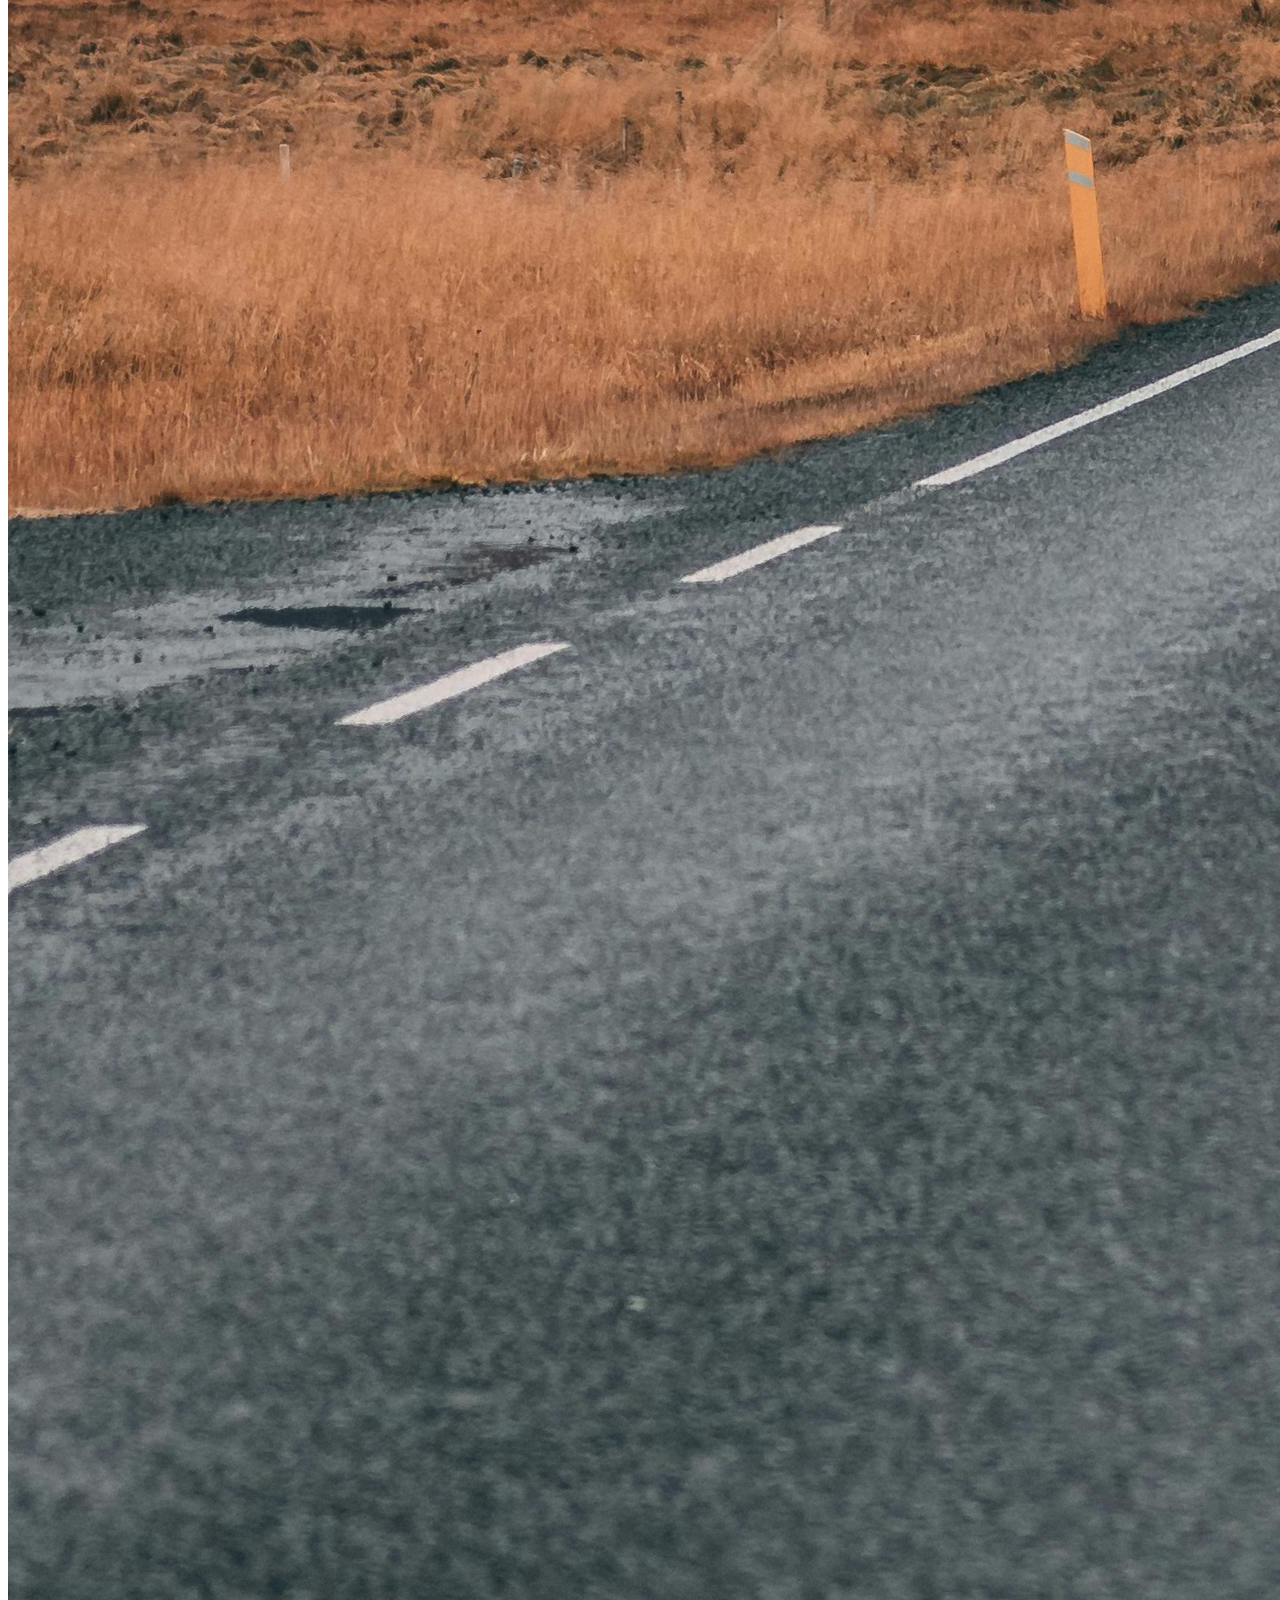
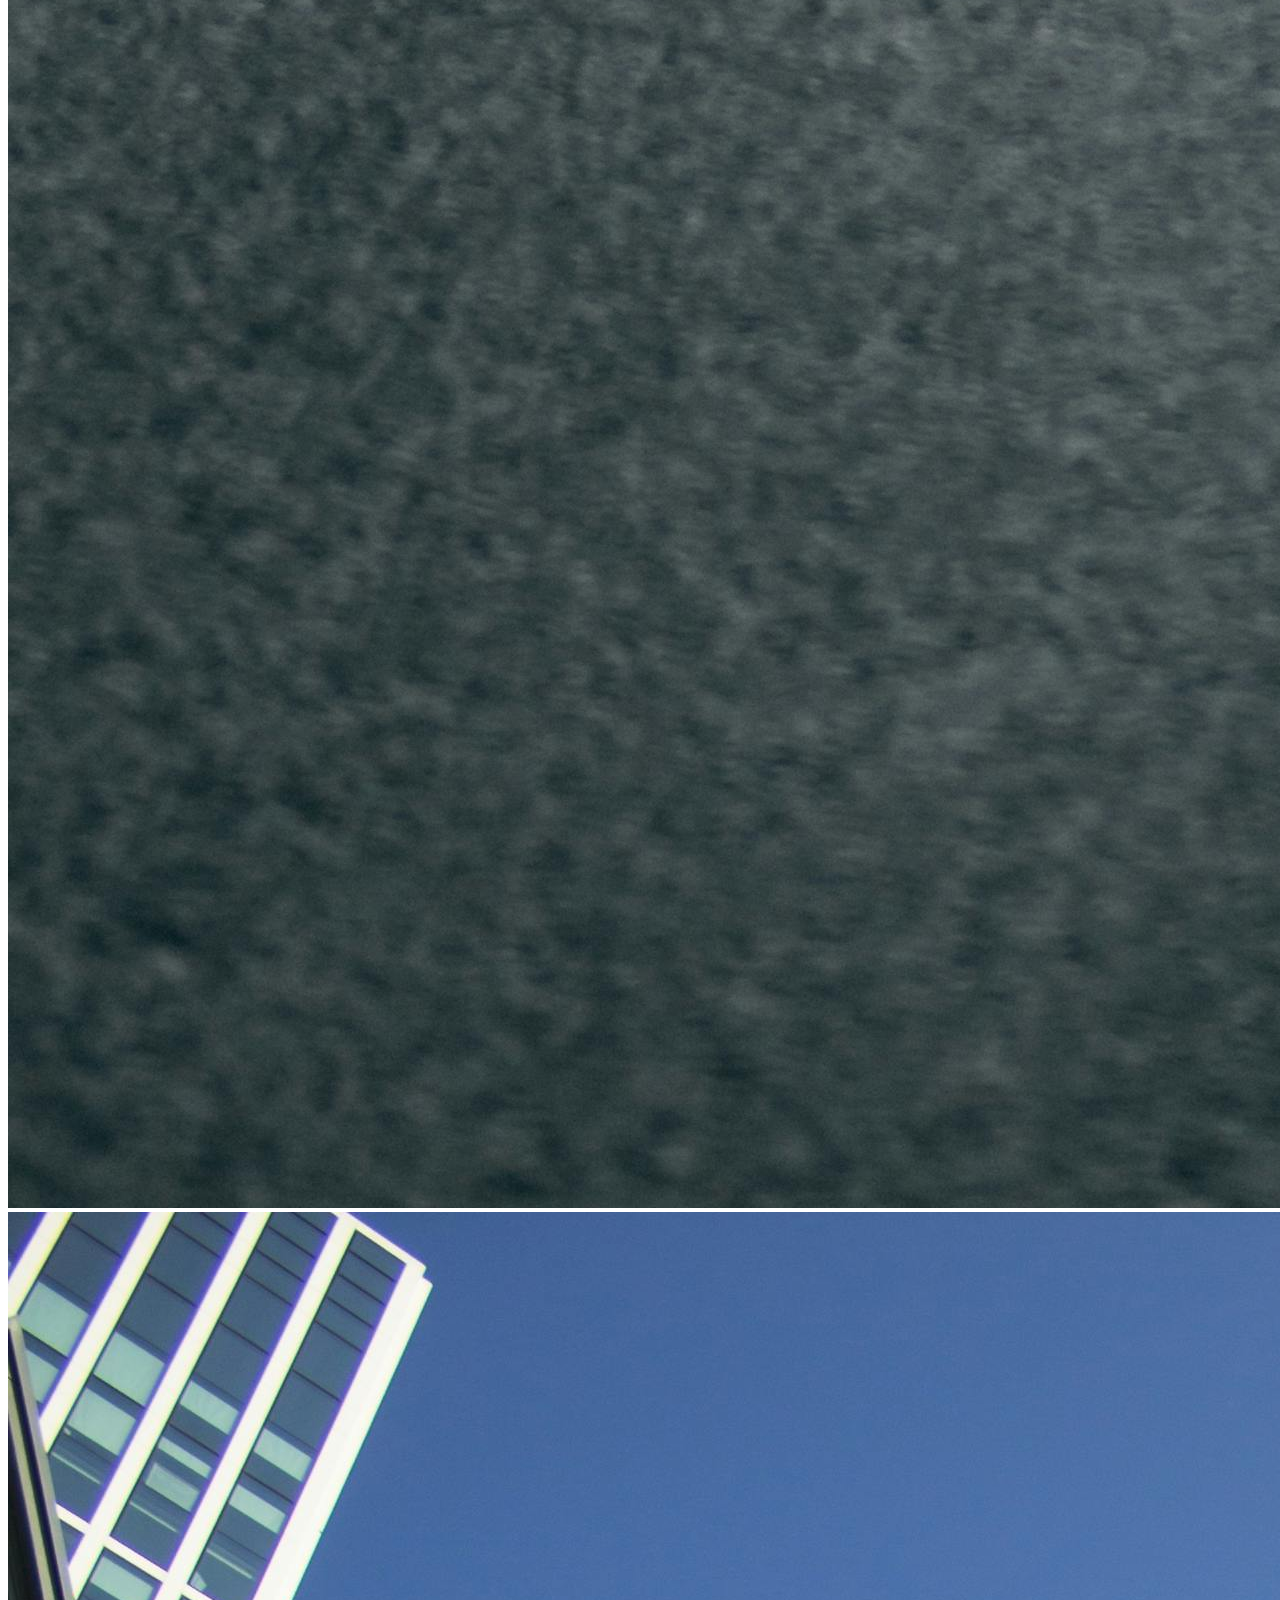
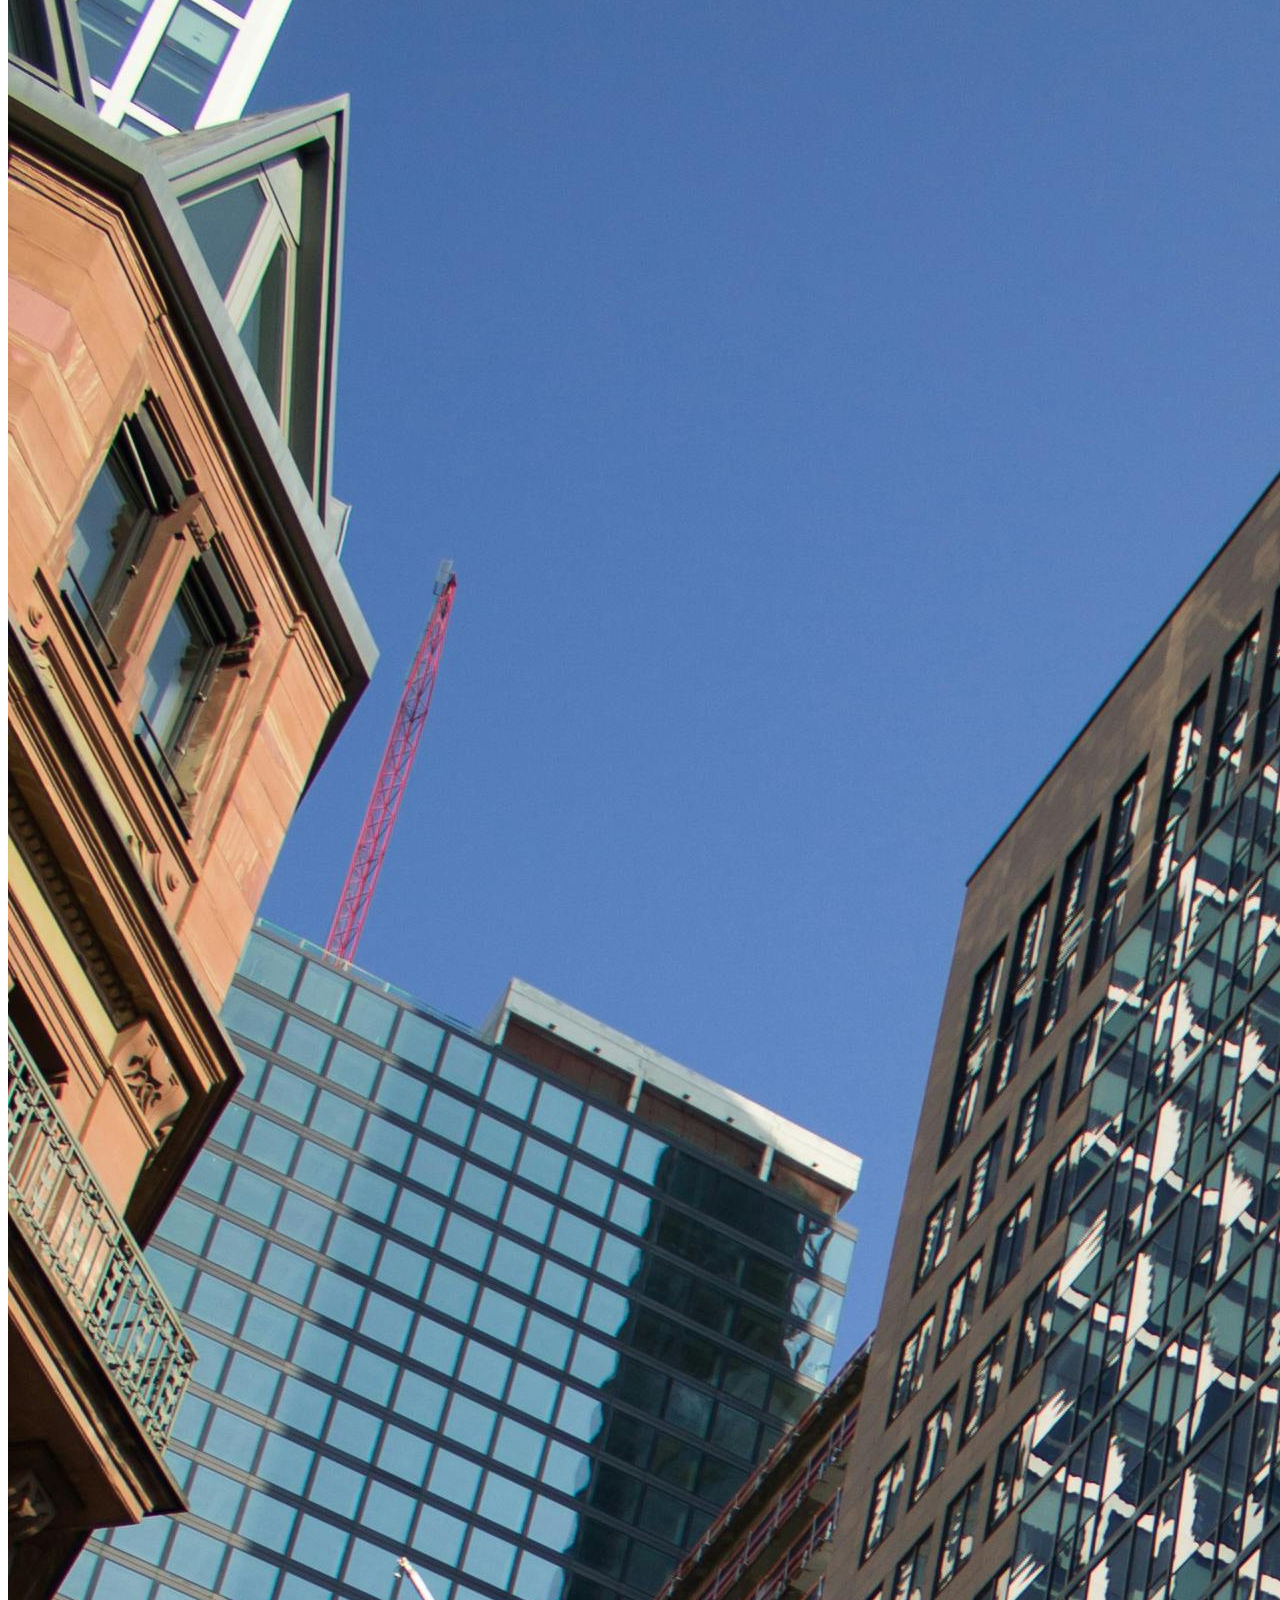
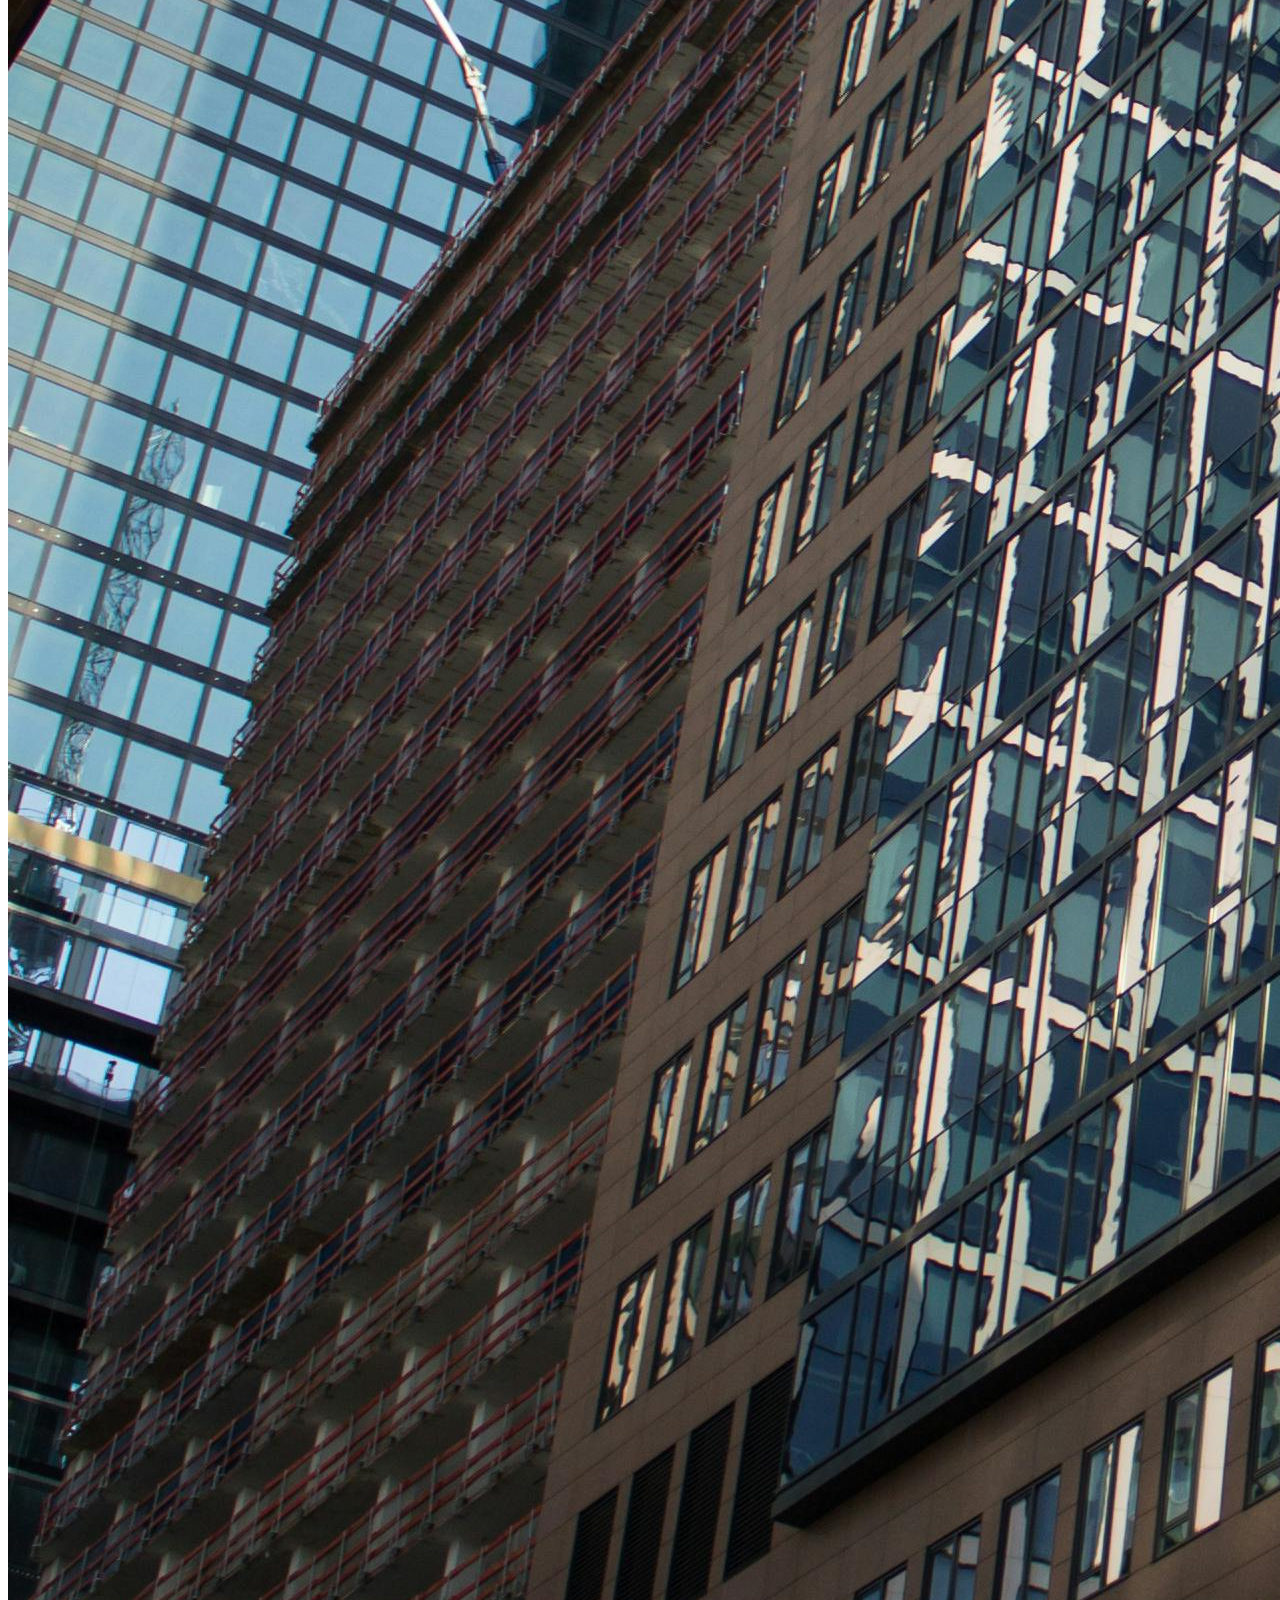
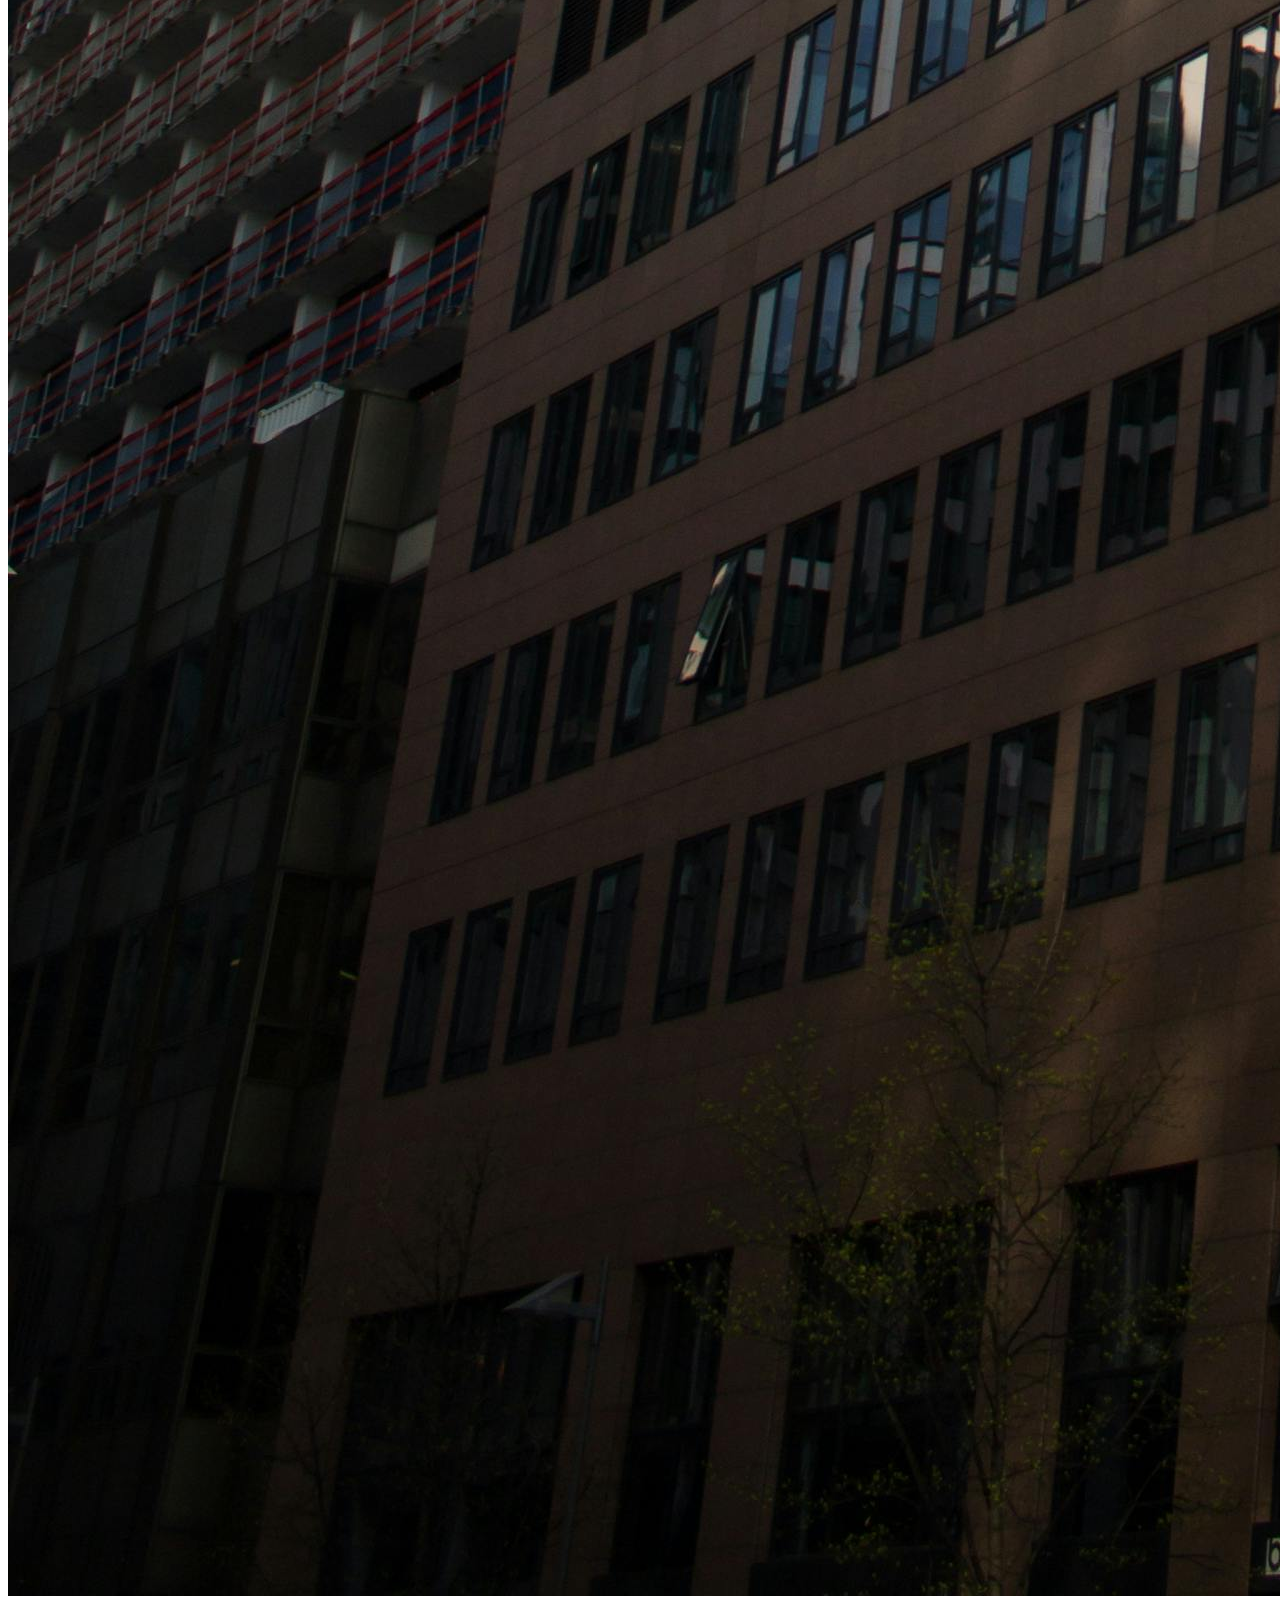
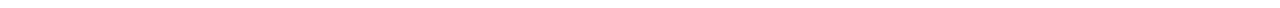
<file: src/sessao8.html>
<!DOCTYPE html>
<html lang="pt-br">
<head>
    <meta charset="UTF-8">
    <meta name="viewport" content="width=device-width, initial-scale=1.0">
    <title>Design</title>
</head>
<body>
    <section id="sessao8" class="oitavaSessao">
        <div class="oitavaSessao__conteudo">
            <div class="oitavaSessao__Imagens">
                <div class="oitavaSessao__FundoImagem animated"></div>
                <div class="oitavaSessao__PrimeiraImagem animated">
                    <img src="/assets/sessao6/estrada.jpg" alt="imagem de um barco na praia">
                </div>
                <div class="oitavaSessao__SegundaImagem animated">
                    <img src="/assets/sessao6/predio-azul.jpg" alt="imagem de lago no frio">
                </div>
            </div>
        </div>
    </section>
</body>
</html>
</file>
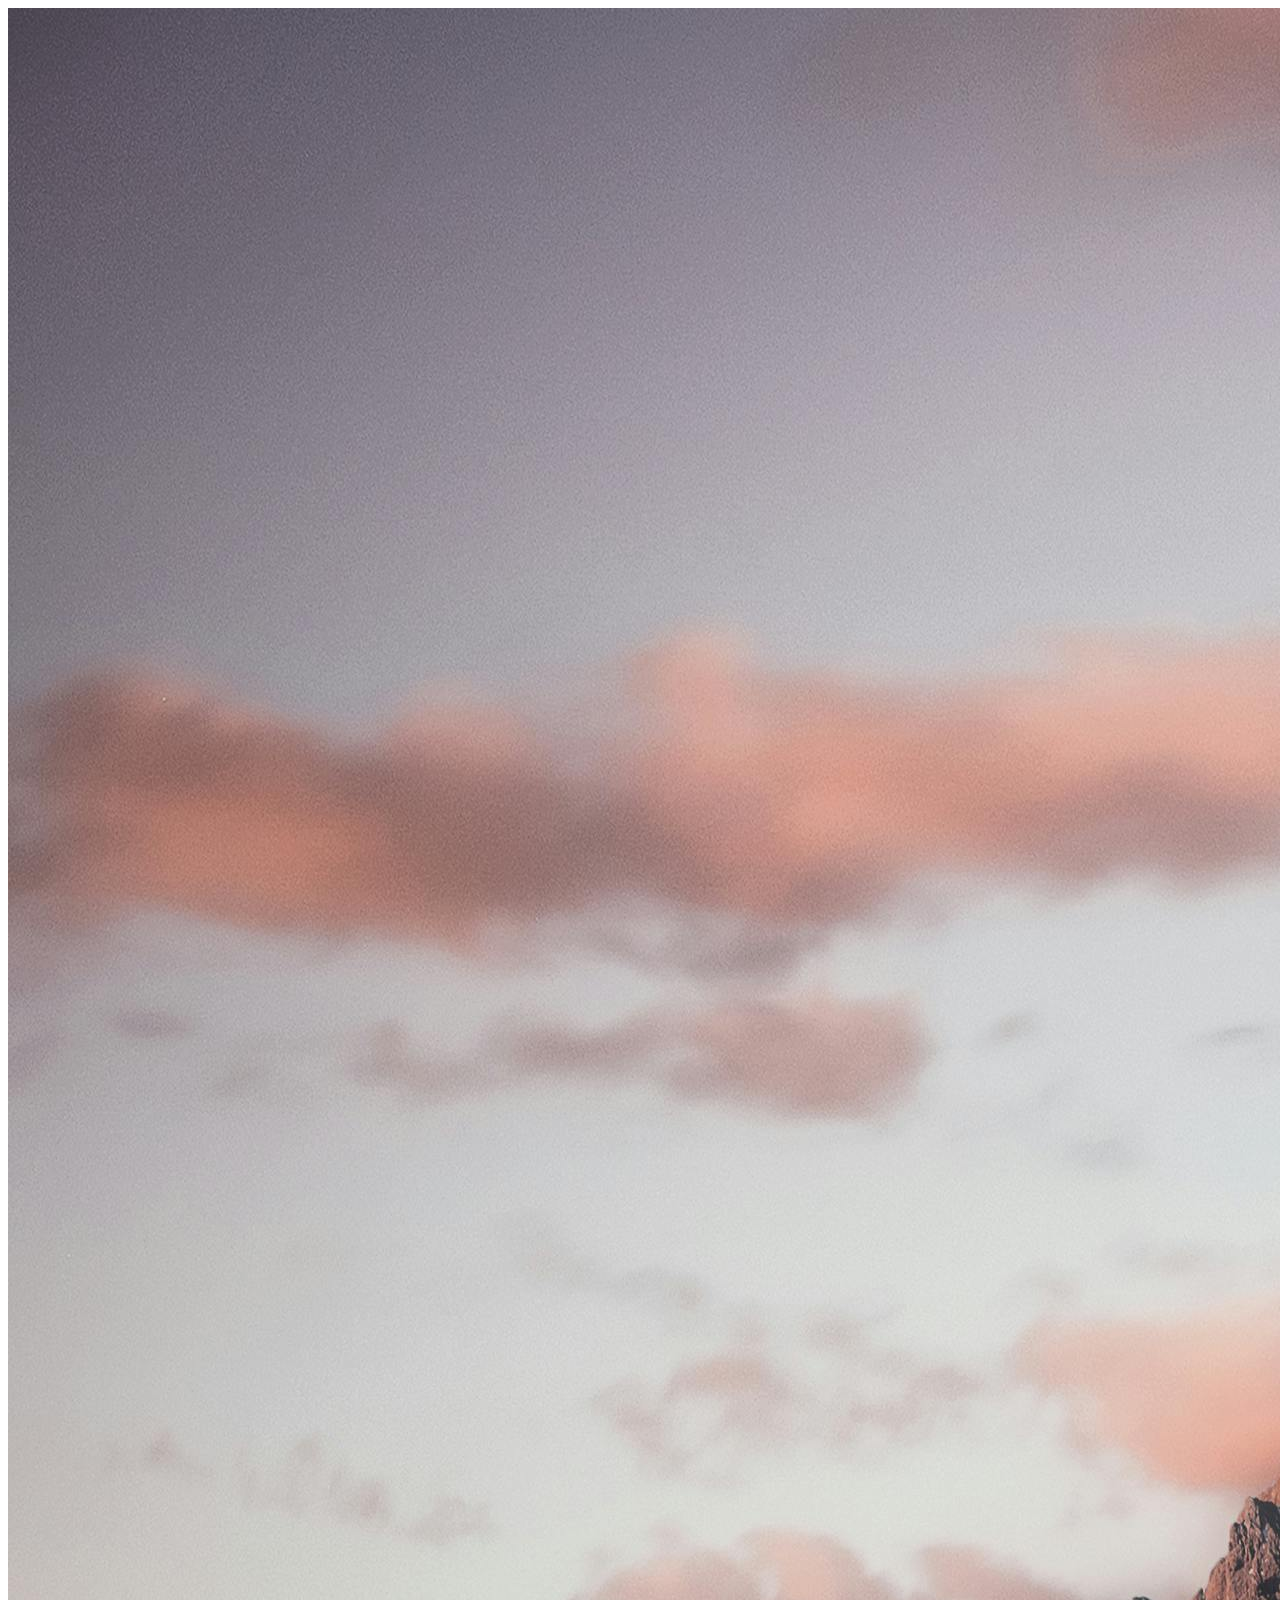
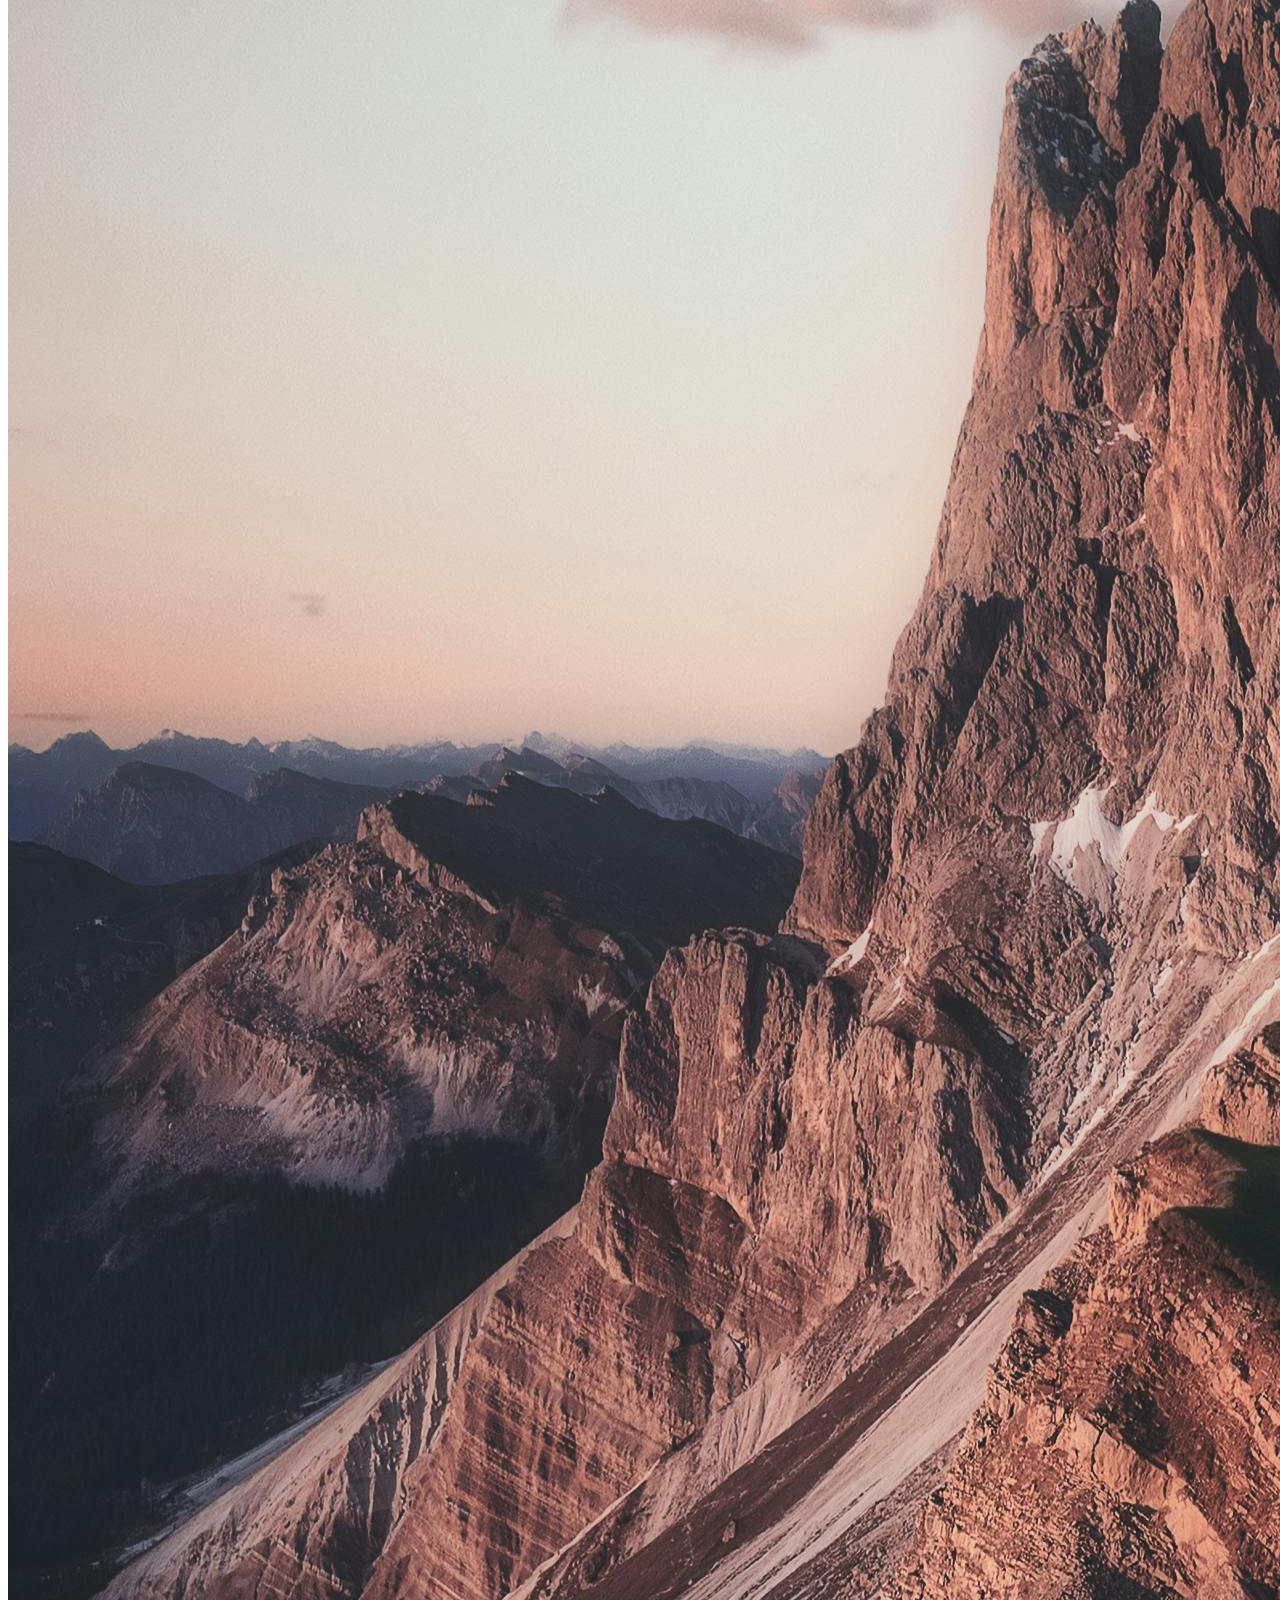
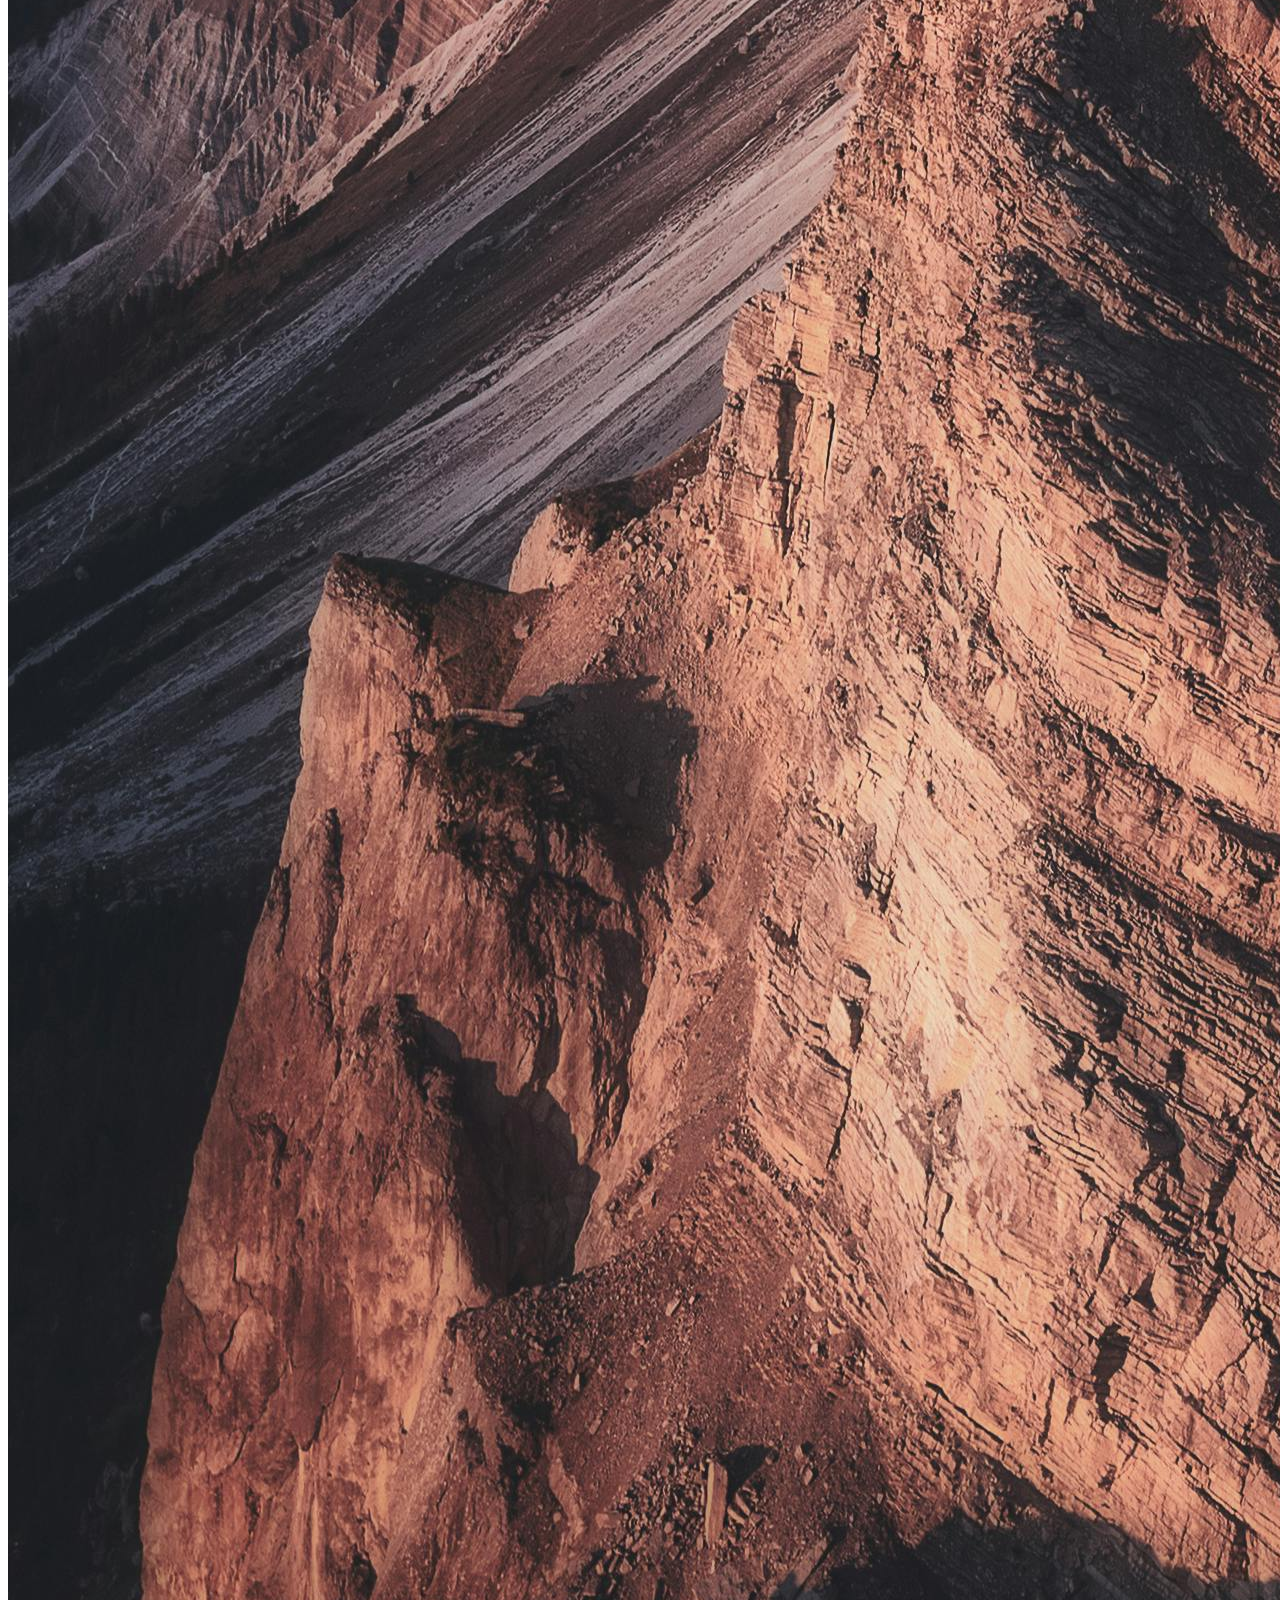
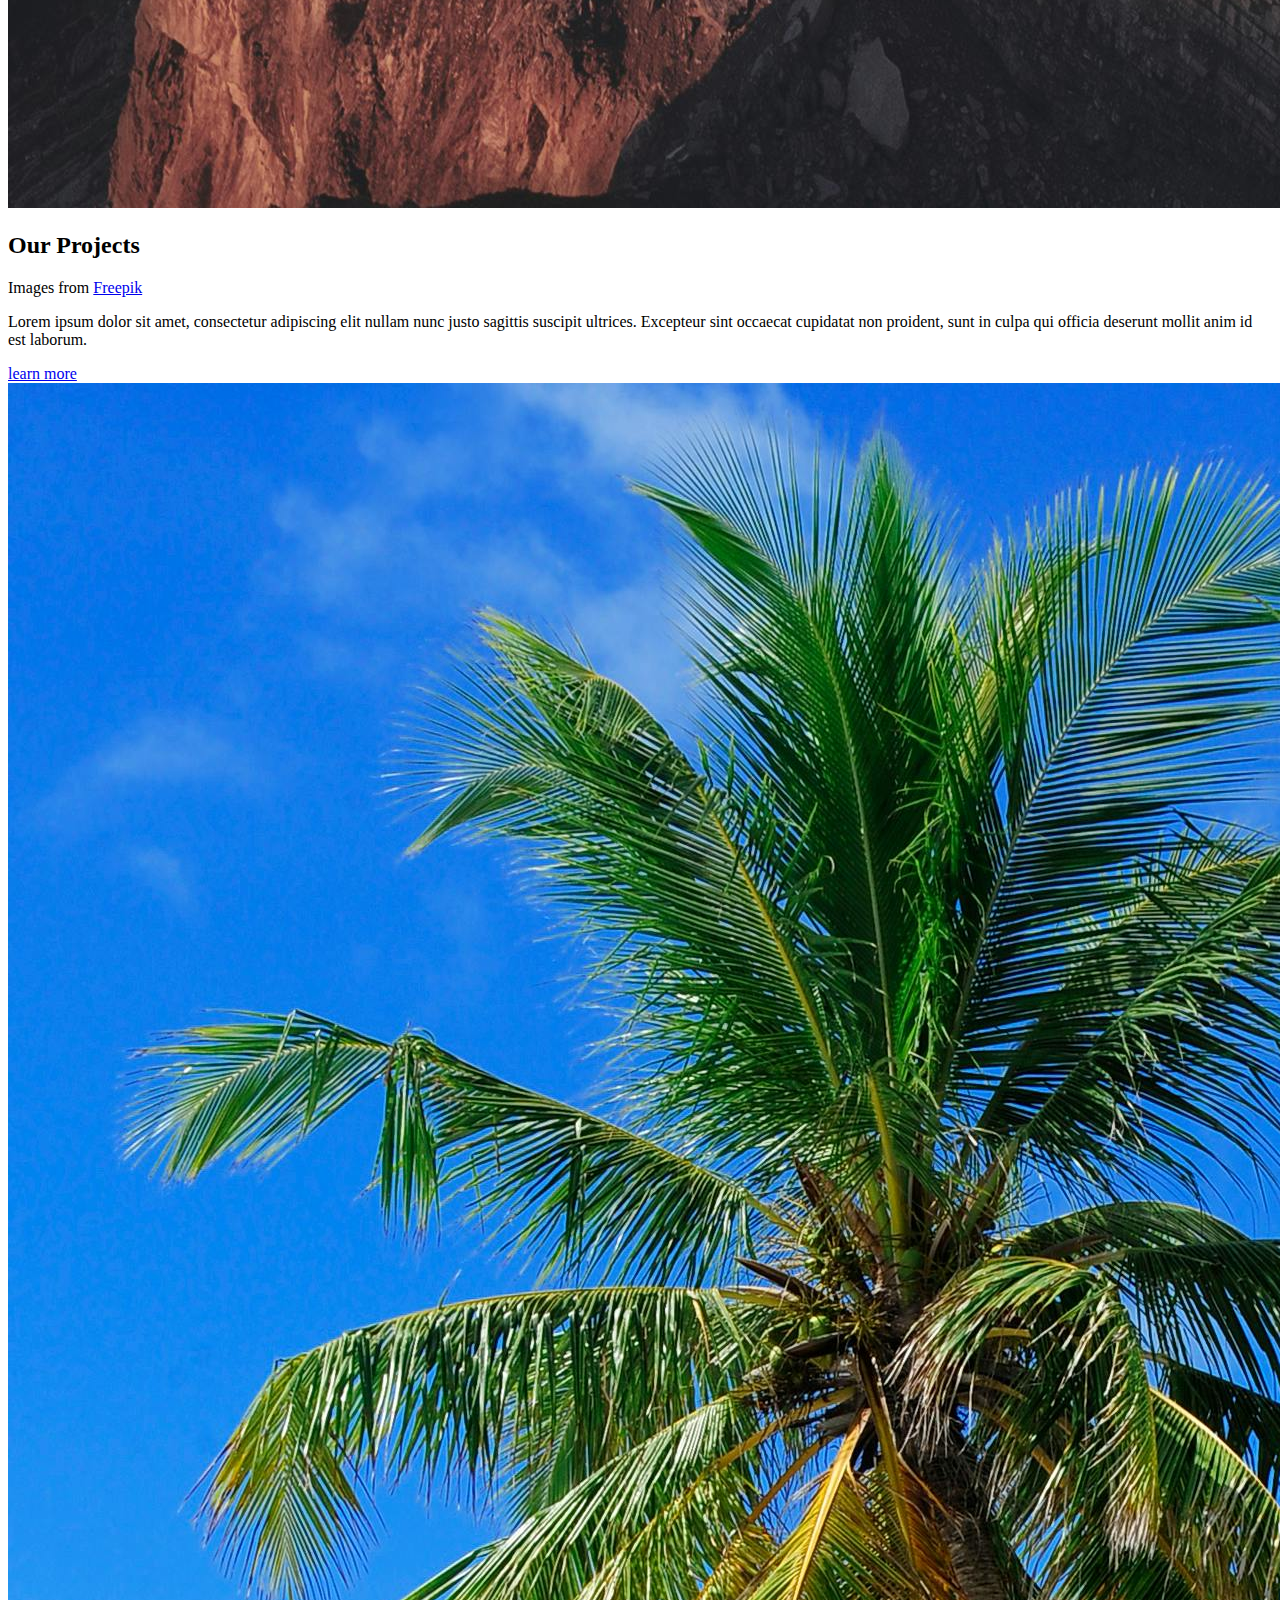
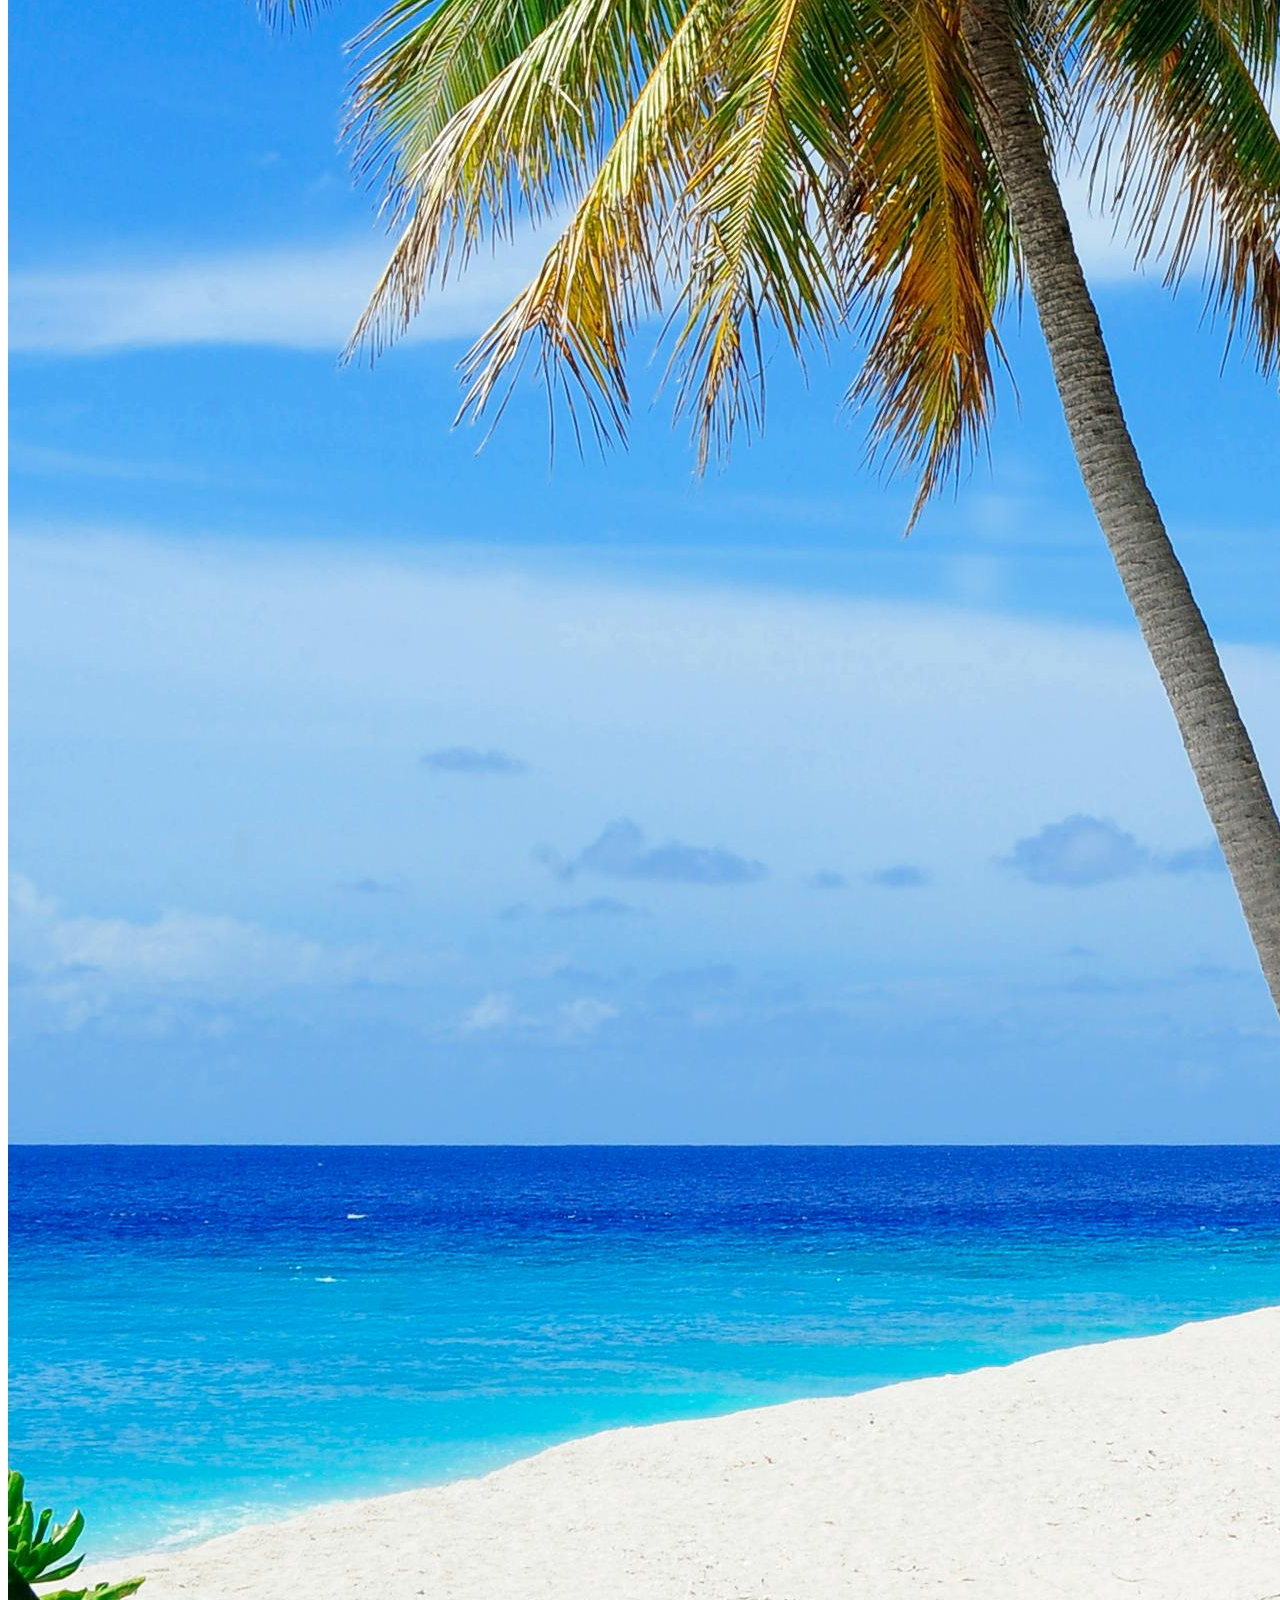
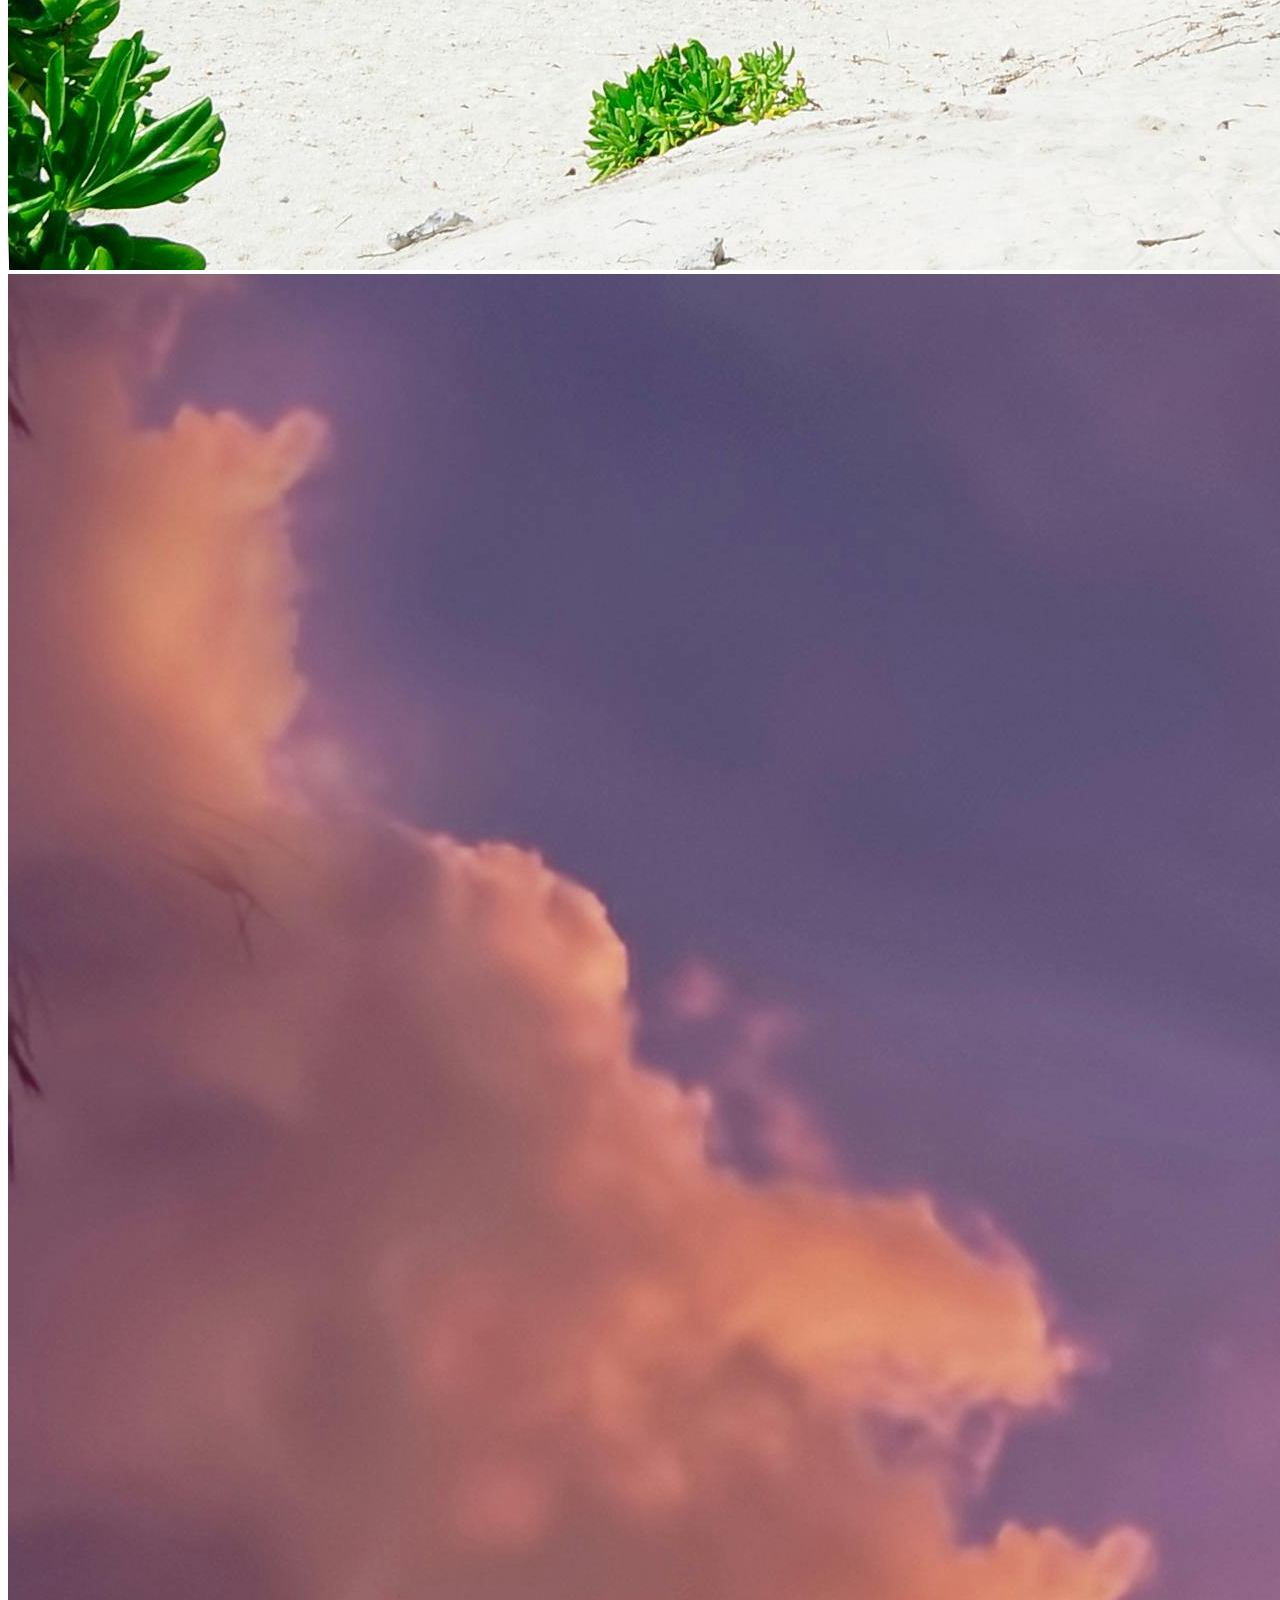
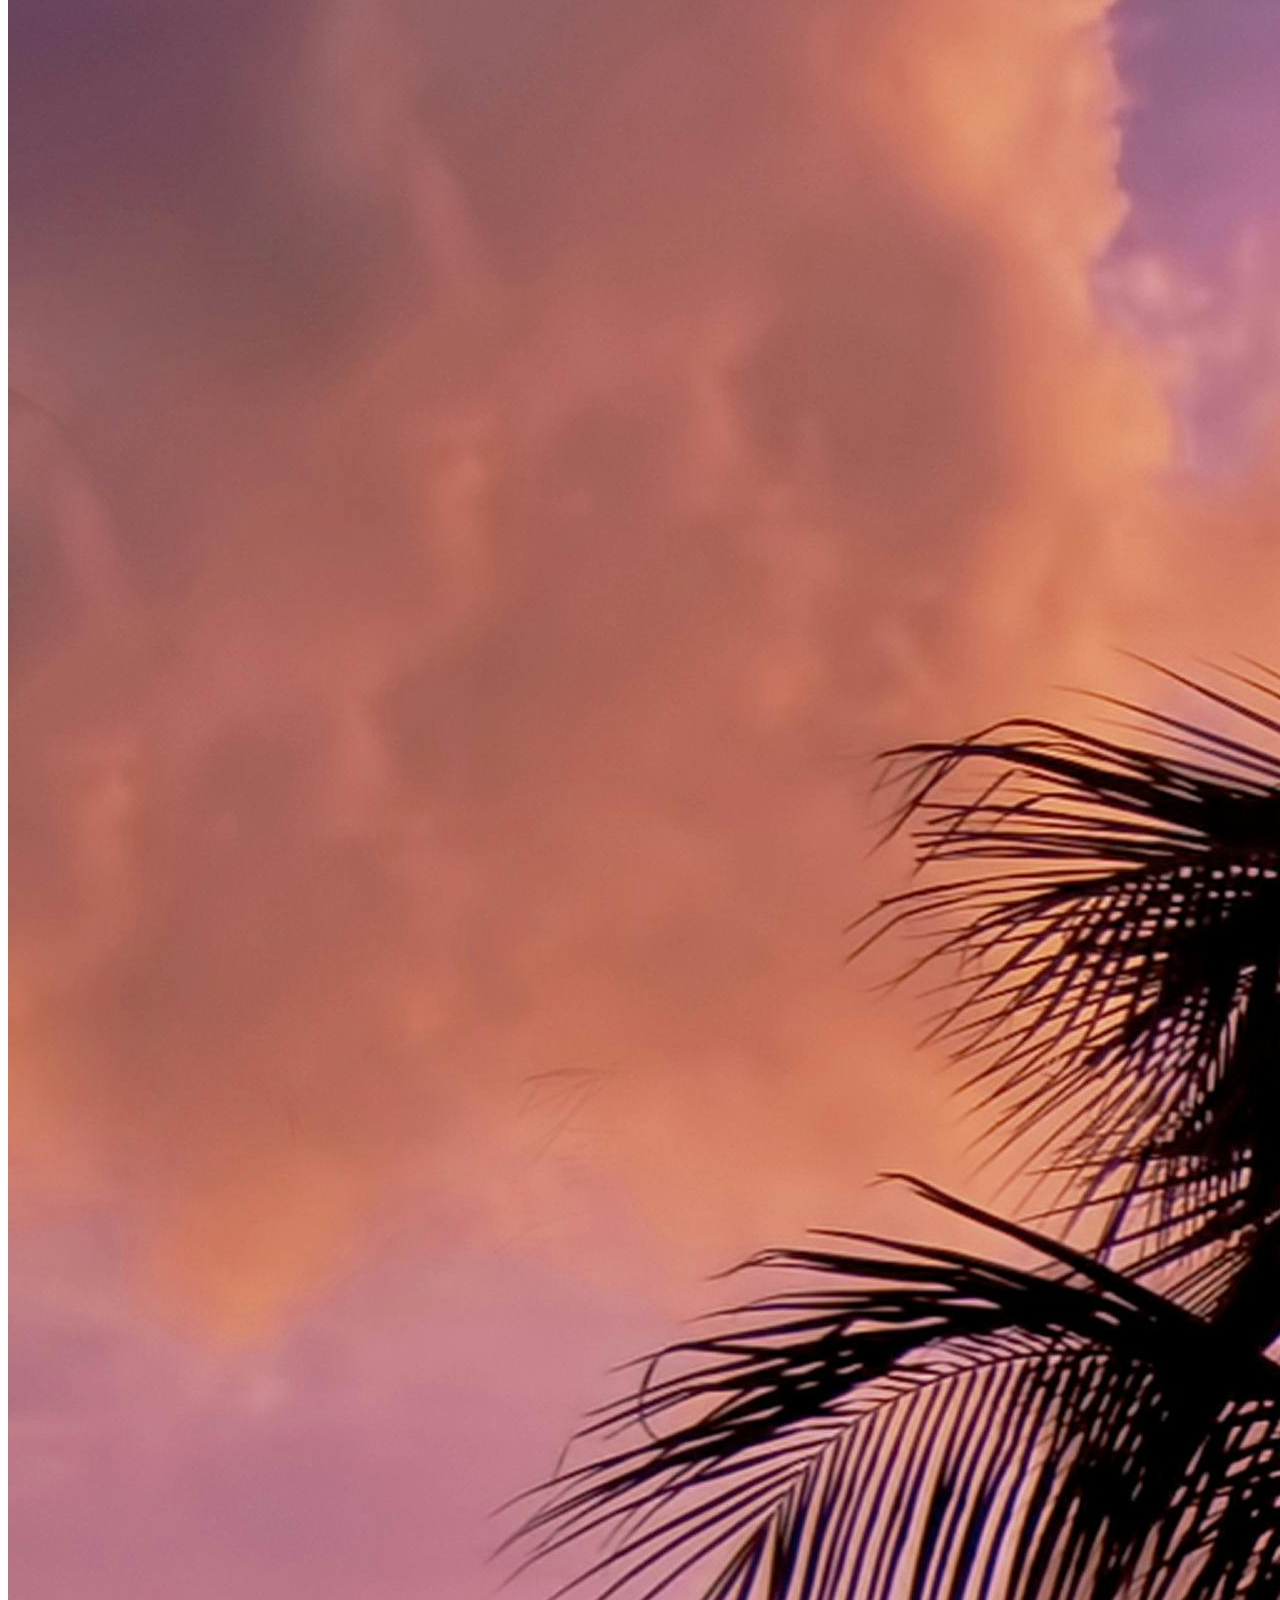
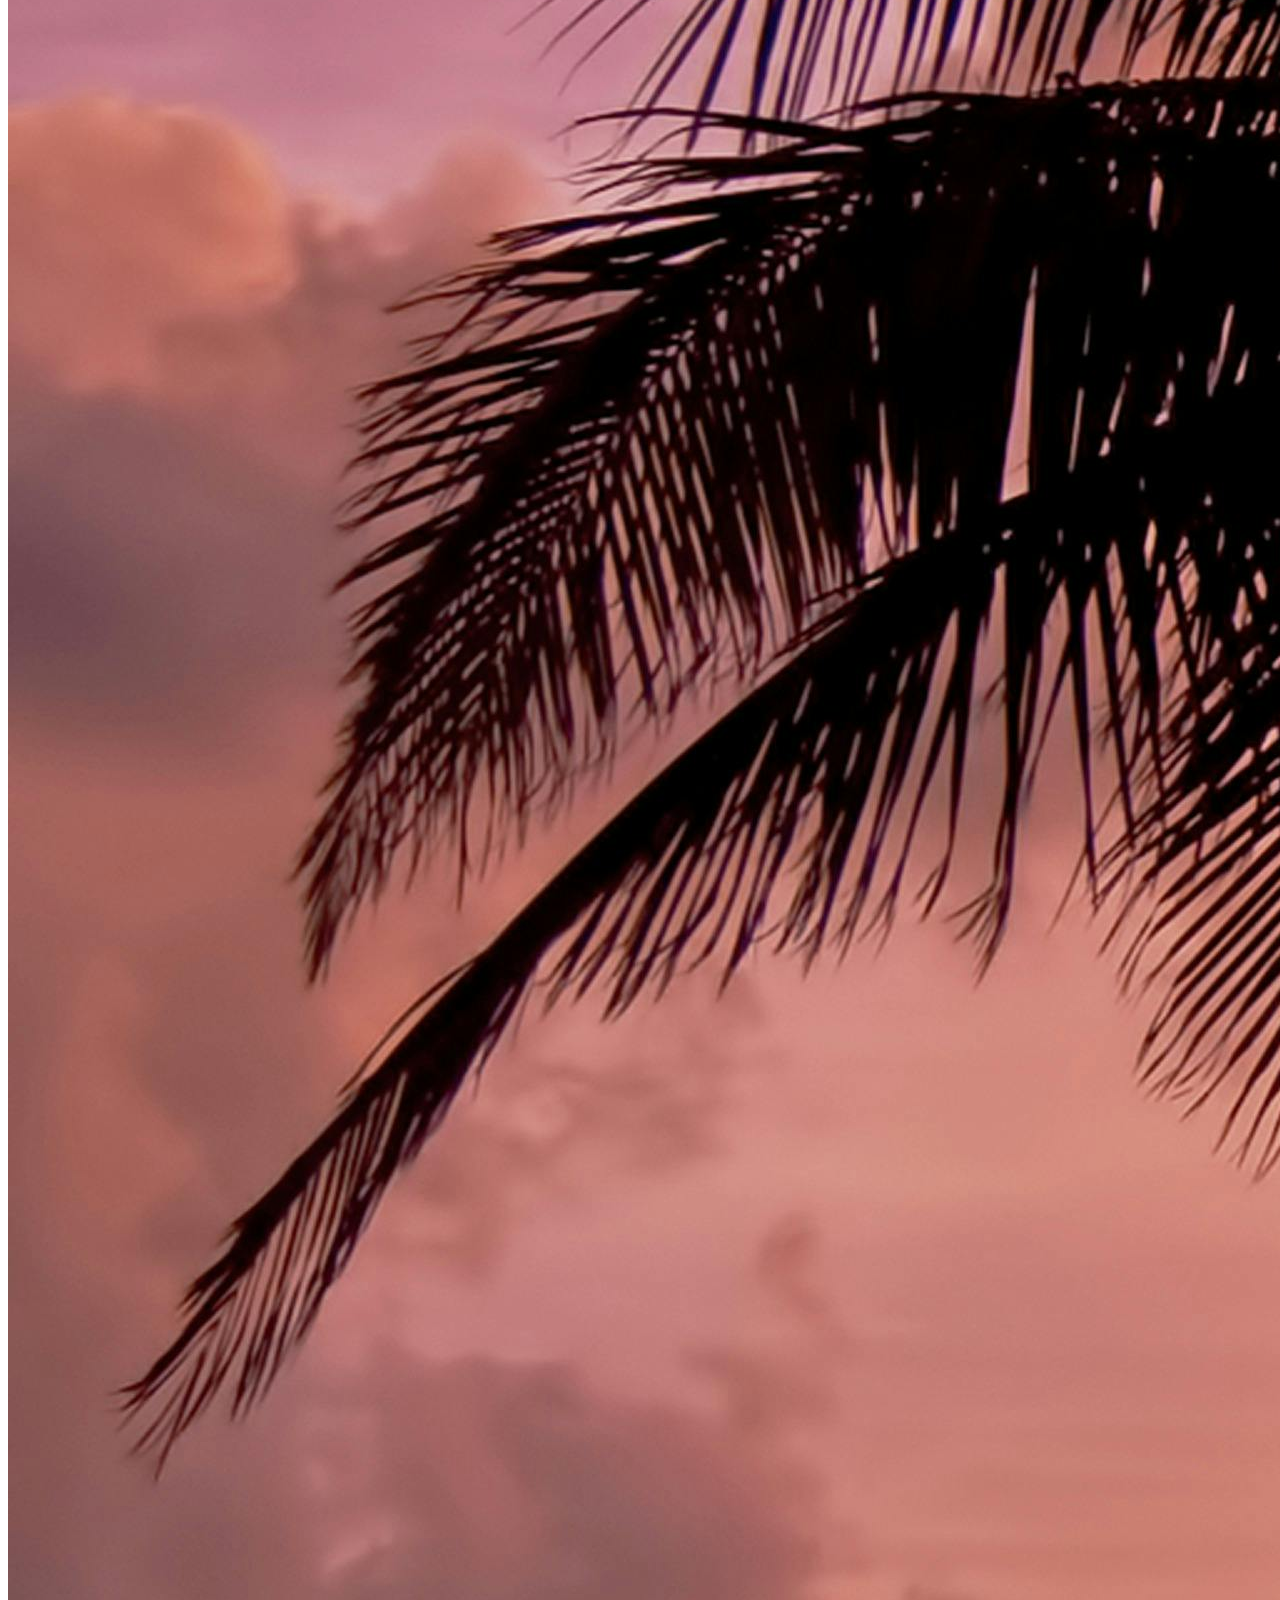
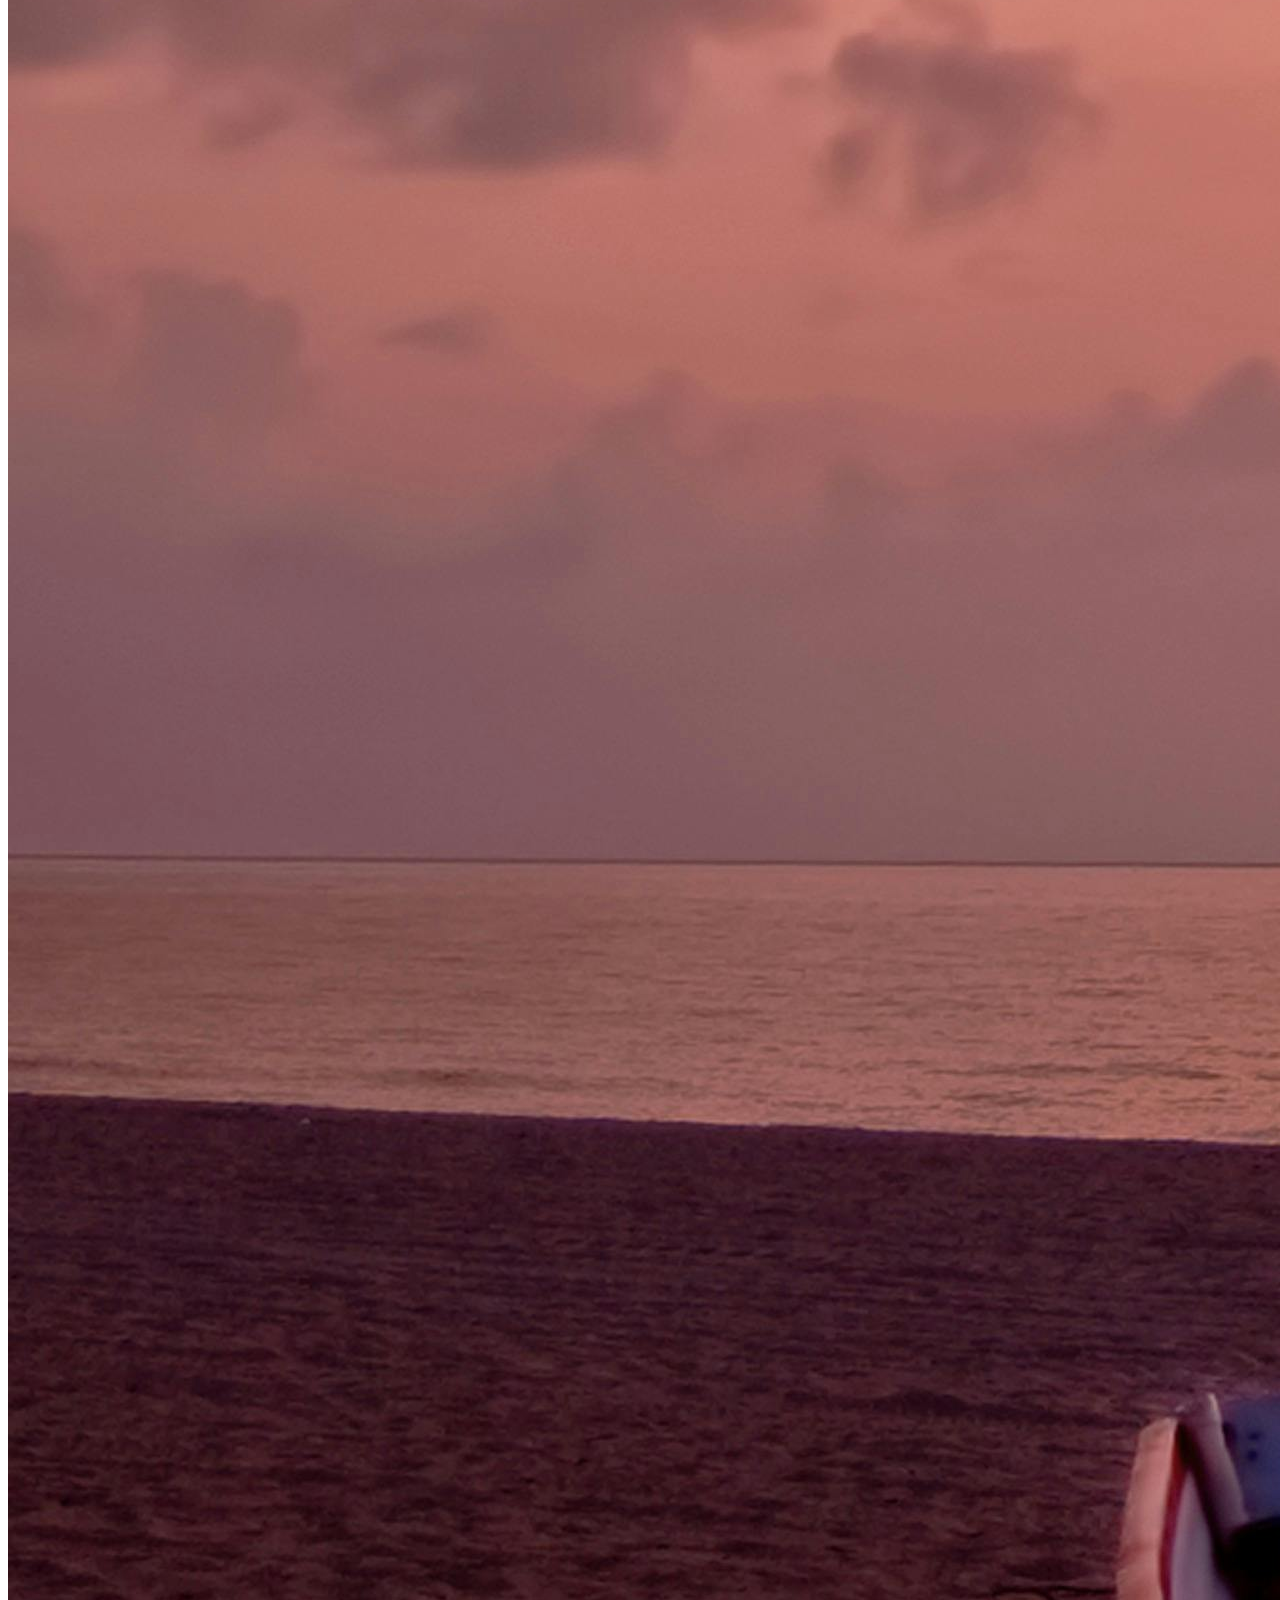
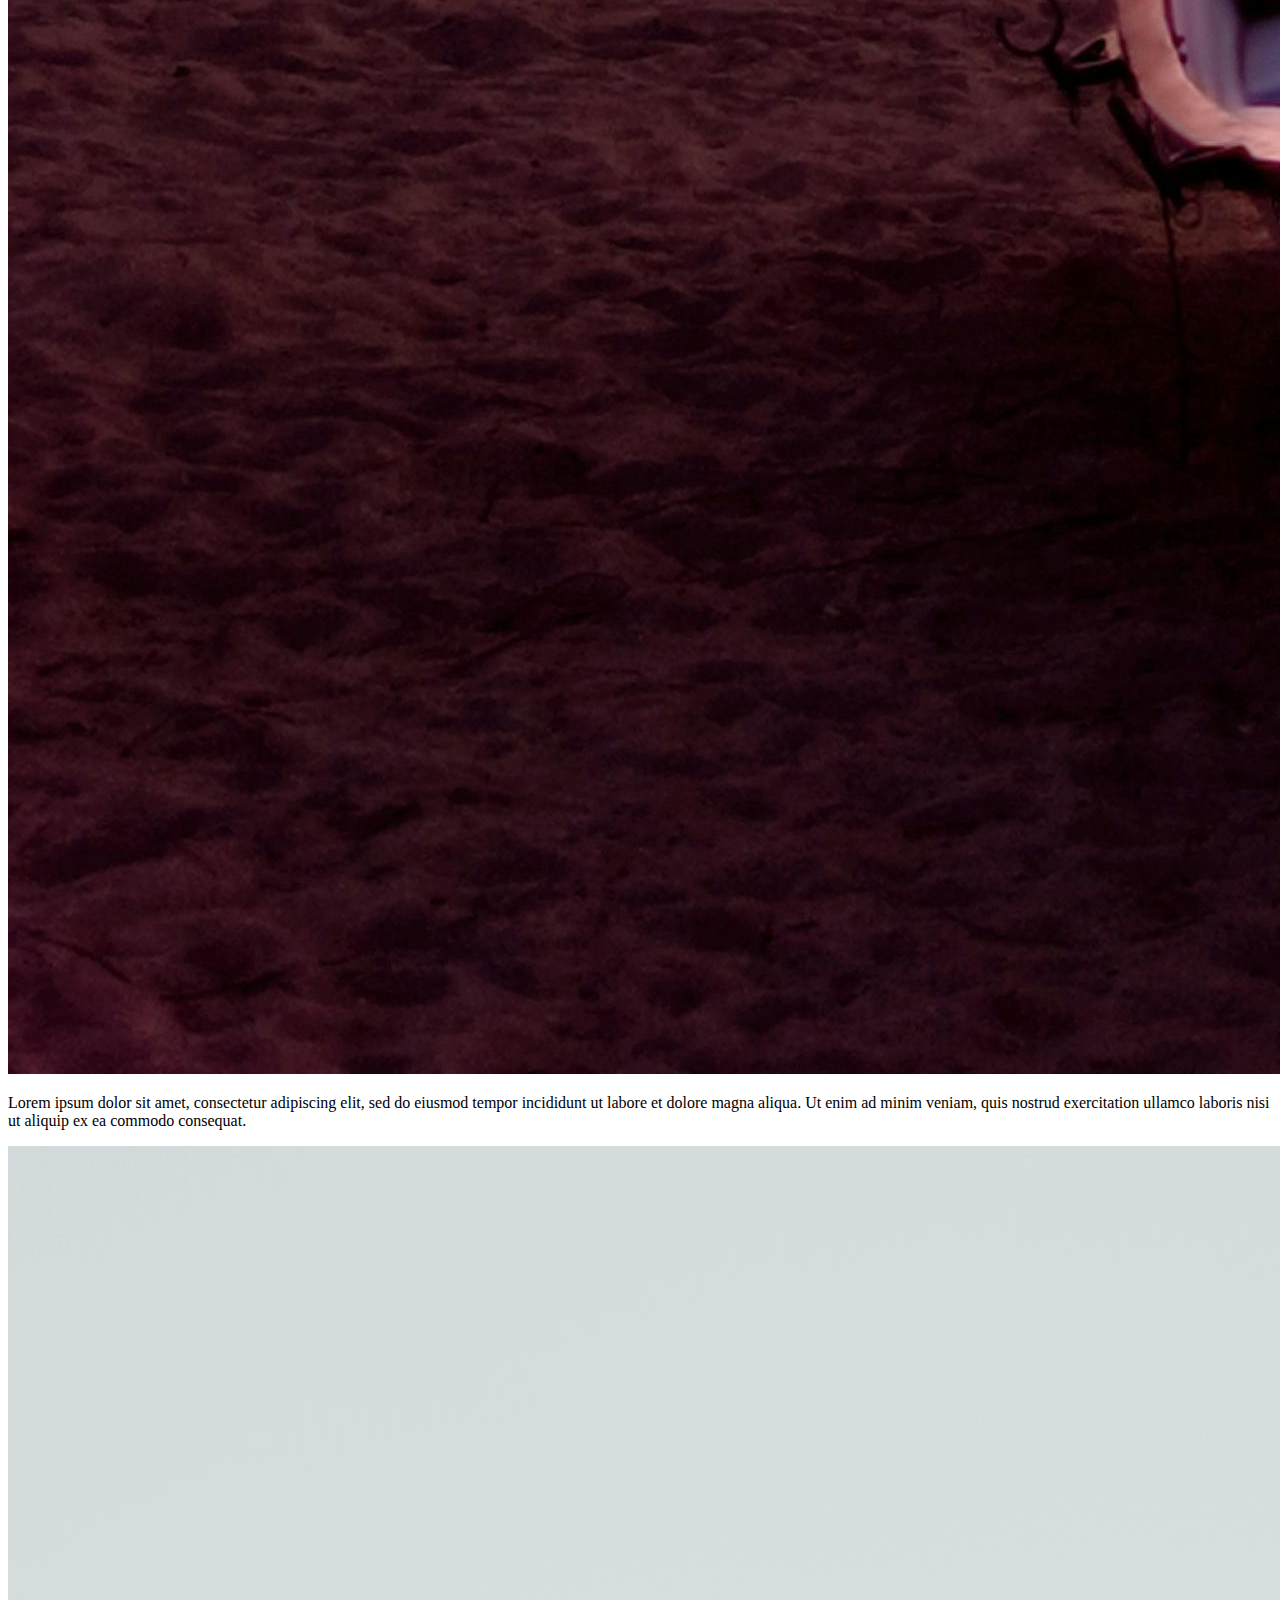
<file: src/sessao9.html>
<!DOCTYPE html>
<html lang="pt-br">

<head>
    <meta charset="UTF-8">
    <meta name="viewport" content="width=device-width, initial-scale=1.0">
    <title>Design</title>
</head>

<body>
    <section id="sessao9" class="nonaSessao">
        <div class="nonaSessao__conteudo">
            <div class="nonaSessao__alinhamento">
                <div class="nonaSessao__primeiraColuna">
                    <div class="nonaSessao__primeiraColunaContainer">
                        <div class="nonaSessao__primeiraColunaAlinhamento">
                            <div class="nonaSessao__PrimeiraImagem">
                                <img src="../assets/sessao7/montanha.jpg" alt="">
                            </div>
                        </div>

                        <div class="nonaSessao__ConteudoTitulo">
                            <h2 class="nonaSessao__Titulo">Our Projects</h2>
                            <p class="nonaSessao__link">Images from <a href="https://www.freepik.com/" target="_blank">Freepik</a></p>
                            <p class="nonaSessao__Subtitulo">Lorem ipsum dolor sit amet, consectetur adipiscing elit nullam nunc justo sagittis suscipit ultrices. Excepteur sint occaecat cupidatat non proident, sunt in culpa qui officia deserunt mollit anim id est laborum.</p>
                            <a href="#" class="nonaSessao__botao">learn more</a>
                        </div>
                        
                        <div class="nonaSessao__primeiraAlinhamento">
                            <div class="nonaSessao__SegundaImagem">
                                <img src="../assets/sessao7/praia.jpg" alt="">
                            </div>
                        </div>
                    </div>
                    
                    
                </div>

                <div class="nonaSessao__segundaColuna">
                    <div class="nonaSessao__segundaColunaContainer">
                        <div class="nonaSessao__segundaColunaAlinhamento">
                            <div class="nonaSessao__segundaColunaLinha">
                                <div class="nonaSessao__TerceiraImagem">
                                    <img src="../assets/sessao7/barco.jpg" alt="">
                                </div>
    
                                <div class="nonaSessao__borda">
                                    <div class="nonaSessao__ConteudoSubtitulo">
                                        <p class="nonaSessao__Texto">Lorem ipsum dolor sit amet, consectetur adipiscing elit, sed do eiusmod tempor incididunt ut labore et dolore magna aliqua. Ut enim ad minim veniam, quis nostrud exercitation ullamco laboris nisi ut aliquip ex ea commodo consequat.</p>
                                    </div>
                                </div>
                            </div>
                        </div>
                        <div class="nonaSessao__segundoAlinhamento">
                            <div class="nonaSessao__QuartaImagem">
                                <img src="../assets/sessao7/lago.jpg" alt="">
                            </div>
                        </div>
                    </div>
                    
                </div>
            </div>
        </div>
    </section>
</body>

</html>
</file>
<file: styles.css>
@import url("styles/header.css");
@import url("styles/sessao1.css");
@import url("styles/sessao2.css");
@import url("styles/sessao3.css");
@import url("styles/sessao4.css");
@import url("styles/sessao5.css");
@import url("styles/sessao6.css");
@import url("styles/sessao7.css");
@import url("styles/sessao8.css");
@import url("styles/sessao9.css");
@import url("styles/sessao10.css");
@import url("styles/sessao11.css");
@import url("styles/footer.css");

@font-face {
    font-family: 'Open Sans, Oswald';
    src: url('./fonts/Open_Sans/Oswald/');
}

:root {
    --cor-fundo-header: #dddbd9;
    --cor-fundo-sessao: #e5e5e5;
    --branco: #FFFFFF;
    --cor-fonte: #332e29;
    --preto: #000000;
    --fonte-principal: 'Oswald', sans-serif;
    --fonte-secundaria: 'Open Sans', sans-serif;
    --cor-footer: #333333;
}

body {
    font-family: var(--fonte-principal);
    width: 100%;
    overflow-x: hidden;
    box-sizing: border-box;
}
</file>
